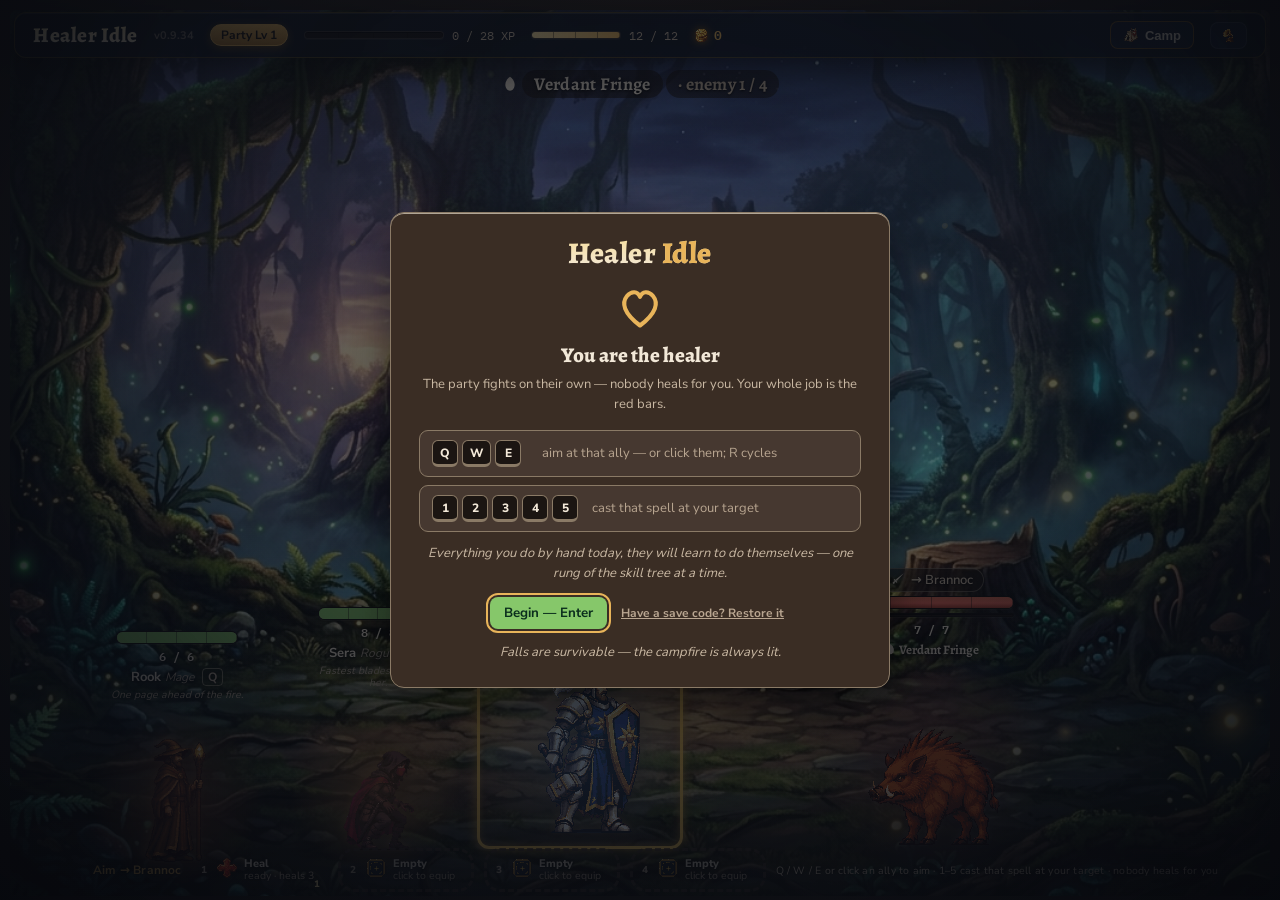
<file: index.html>
<!doctype html>
<html lang="en">
  <head>
    <meta charset="UTF-8" />
    <meta name="viewport" content="width=device-width, initial-scale=1.0, viewport-fit=cover" />
    <meta name="theme-color" content="#0a0d14" />
    <!-- Q-7 (HI-153): the installable-app surface — icons + manifest; the
         service worker itself registers from main.ts, PROD builds only. -->
    <link rel="manifest" href="manifest.webmanifest" />
    <!-- HI-176 (rescued off the loop-drain strand): the authored icon of
         record — public/favicon.svg + the public/icons/ PNG ladder, all
         generated by scripts/make-icons.py (the generator of record; the
         electron .ico ships the same identity). Supersedes HI-197's inline
         data-URI favicon: same authored identity, now file-based so the
         generator owns every size from one source. -->
    <link rel="icon" href="./favicon.svg" type="image/svg+xml" />
    <link rel="icon" href="./icons/icon-32.png" sizes="32x32" type="image/png" />
    <link rel="apple-touch-icon" href="./icons/icon-192.png" />
    <title>Healer Idle</title>
    <!-- HI-450 (minimalism plan §4.9): the first-paint frame. Every visual —
         fonts, style.css, all of it — arrives inside main.ts's module graph,
         so between HTML parse and that graph executing there is no CSS at
         all: the raw skeleton painted BOTH grammar-hint variants
         concatenated (no rule yet hides .hint-coarse) plus three dead chrome
         buttons on an unstyled frame, and nothing anywhere said "loading".
         This block is the whole loading screen: the frame goes calmly dark,
         one title line holds the moment, and main.ts's tail sets
         <html class="booted"> — every hiding rule scopes to :not(.booted),
         so the real stylesheet owns the frame the instant it exists and
         this layer retires for good. -->
    <style>
      html { background: #0a0d14; }
      html:not(.booted) #app { display: none; }
      /* the coarse (tap) half of the grammar line stays hidden until real
         CSS picks the pointer's variant — pre-CSS both spans concatenate */
      html:not(.booted) .hint-coarse { display: none; }
      #boot-title {
        position: fixed;
        inset: 0;
        z-index: 9999; /* under the boot guard's failure card (99999) */
        display: grid;
        place-items: center;
        background: radial-gradient(ellipse at 50% 0%, #0a0d14 0%, #05070a 100%);
        font-family: Alegreya, Georgia, 'Times New Roman', serif;
        font-size: clamp(20px, 3vw, 28px);
        letter-spacing: 0.6px;
        color: #d4a329;
      }
      html.booted #boot-title { display: none; }
      @media (prefers-reduced-motion: no-preference) {
        #boot-title { animation: hi450-breathe 1.9s ease-in-out infinite; }
      }
      @keyframes hi450-breathe { 50% { opacity: 0.5; } }
    </style>
    <script type="module" crossorigin src="./assets/index-n_Eor-Ar.js"></script>
    <link rel="modulepreload" crossorigin href="./assets/data-agCZyRmB.js">
    <link rel="modulepreload" crossorigin href="./assets/game-obwQ5SqU.js">
    <link rel="modulepreload" crossorigin href="./assets/camp-B0fkCFck.js">
    <link rel="stylesheet" crossorigin href="./assets/index-CyfBZPg3.css">
    <link rel="stylesheet" crossorigin href="./assets/vendor-BNhwaEzg.css">
  </head>
  <body>
    <!-- HI-450: the one-line title card — the only real loading-screen
         moment the game has; main.ts removes it once the first real frame
         is dressed behind it. (The HI-176 strand's boot-veil variant was
         superseded by this newer first-paint frame — same intent, the
         minimalism plan's authored take.) -->
    <div id="boot-title">Healer Idle</div>
    <!-- The battle scene owns the whole screen (checkpoint-shop directive,
         2026-09-02): no persistent side panels — zones and spells are chosen
         in the death shop that opens on every wipe. The slim header strip is
         an overlay on top of the scene. -->
    <div id="app">
      <!-- HI-365: the camp wallpaper, truly full-bleed. One fixed plate
           keyed by body.at-camp (render.ts mode wiring) paints camp.jpg
           across the whole viewport — over the bottom chrome band, not
           letterboxed above it. It paints UNDER the stage content (the
           resting scene keeps its actors, fire, and motes) and under the
           floating chrome (#spell-bar / #header hold z-indexes above it);
           pointer-events:none keeps every click it overlaps reachable. -->
      <div id="camp-fullbleed" aria-hidden="true"></div>
      <main id="stage-wrap">
        <div id="stage" class="zone-0">
          <!-- World dressing (atmospherics pass): two backdrop plates hold the
               per-zone layered backdrops (far sky / mid silhouettes / near
               ground); ui/render.ts ping-pongs them for a ~700ms crossfade on
               zone change. Plate A ships live on zone 0 so first paint is
               already dressed. -->
          <div id="stage-bg" aria-hidden="true">
            <div class="bg-layers plate-a zone-0 live">
              <div class="bg-far"></div>
              <div class="bg-mid"></div>
              <div class="bg-near"></div>
            </div>
            <div class="bg-layers plate-b">
              <div class="bg-far"></div>
              <div class="bg-mid"></div>
              <div class="bg-near"></div>
            </div>
          </div>
          <div id="zone-banner"></div>
          <!-- actors are created by ui/render.ts -->
          <div id="fx-layer">
            <!-- Drifting ambient motes (fireflies / dust / embers). One
                 container so reduced-motion can empty it wholesale; it lives
                 in the fx layer (the stage's particle stratum). -->
            <div id="ambient" aria-hidden="true">
              <i></i><i></i><i></i><i></i><i></i><i></i><i></i><i></i>
            </div>
          </div>
          <!-- The campfire (paused-camp dressing): layered CSS flame tongues
               + a warm pulsing light wash where the enemy stood. Opacity is
               driven entirely by #stage.at-camp (ui/render.ts mode wiring). -->
          <div id="campfire" aria-hidden="true">
            <div class="fire-glow"></div>
            <i class="flame f1"></i>
            <i class="flame f2"></i>
            <i class="flame f3"></i>
            <i class="flame f4"></i>
            <i class="log log-a"></i>
            <i class="log log-b"></i>
          </div>
          <div id="vignette" aria-hidden="true"></div>
          <!-- The caster mark — the armed-spell badge and every outgoing
               heal's origin (HI-105: the persona body is gone; the mark
               stands where the healer stands). HI-283: it starts "bare" —
               silent while Heal (the default) is armed; the DOM node stays
               as the beam origin either way. -->
          <div id="caster-mark" class="bare">✚</div>
        </div>
        <div id="spell-bar">
          <!-- slots are built by ui/render.ts (4 slots: Heal locked into #1) -->
          <div id="spell-slots"></div>
          <!-- HI-310 (the echo leash): Smartcast II's state, spoken at the
               bar — rank 2 only (render.ts owns the text; absent below rank
               2 so the a11y tree never carries it). -->
          <div id="smartcast-echo" hidden></div>
         <!-- Q-7 (HI-153): the grammar line speaks per pointer — keys for a
               keyboard, taps for a thumb. Two spans, CSS picks by hover
               ability; no JS, no layout shift (only one is ever displayed).
               HI-182/HI-213: the fine span's text is the static first-paint
               copy of CONTROL_HINT (src/ui/onboarding.ts) — main.ts stamps
               the shared constant into the span at boot, so the teacher and
               the bar can never drift (the stamp targets the SPAN, never the
               whole line: flattening it would mute the tap grammar).
               HI-451: the copy is the THREE-clause shape (aim · cast · the
               fantasy line) at every rank — the full key map is disclosed
               in Settings › Controls, never carried by this line. -->
          <div class="spell-hint"><span class="hint-fine">Q / W / E or click an ally to aim · 1–5 cast that spell at your target · nobody heals for you</span><span class="hint-coarse">Tap an ally to aim · tap a spell to cast on them · nobody heals for you · Camp retreats — the zone restarts on return</span></div>
        </div>
      </main>
      <header id="header">
        <div id="hd-title">Healer <span class="accent">Idle</span></div>
        <!-- HI-161: the tag opens the patch notes (CHANGELOG.md, ?raw at build time) -->
        <button id="hd-version" class="hd-version-tag" title="Patch notes — what changed & what to test"></button>
        <div id="hd-level"></div>
        <div id="hd-xp"><div class="bar"><div class="fill" id="hd-xp-fill"></div></div><span id="hd-xp-text"></span></div>
        <div id="hd-mana"><div class="bar"><div class="fill" id="hd-mana-fill"></div></div><span id="hd-mana-text"></span></div>
        <div id="hd-gold"></div>
        <div id="hd-marks" title="Marks — the rare mint: first clears, Deathless oaths, new Deep floors. Attune at the chronicle." hidden></div>
        <div class="spacer"></div>
        <button id="hd-camp" title="Camp & Skill Tree (C)">🏕️ Camp</button>
        <button id="hd-mute" title="Toggle sound (M)">🔊</button>
      </header>
    </div>
    <div id="overlay-root"></div>
  </body>
</html>
</file>
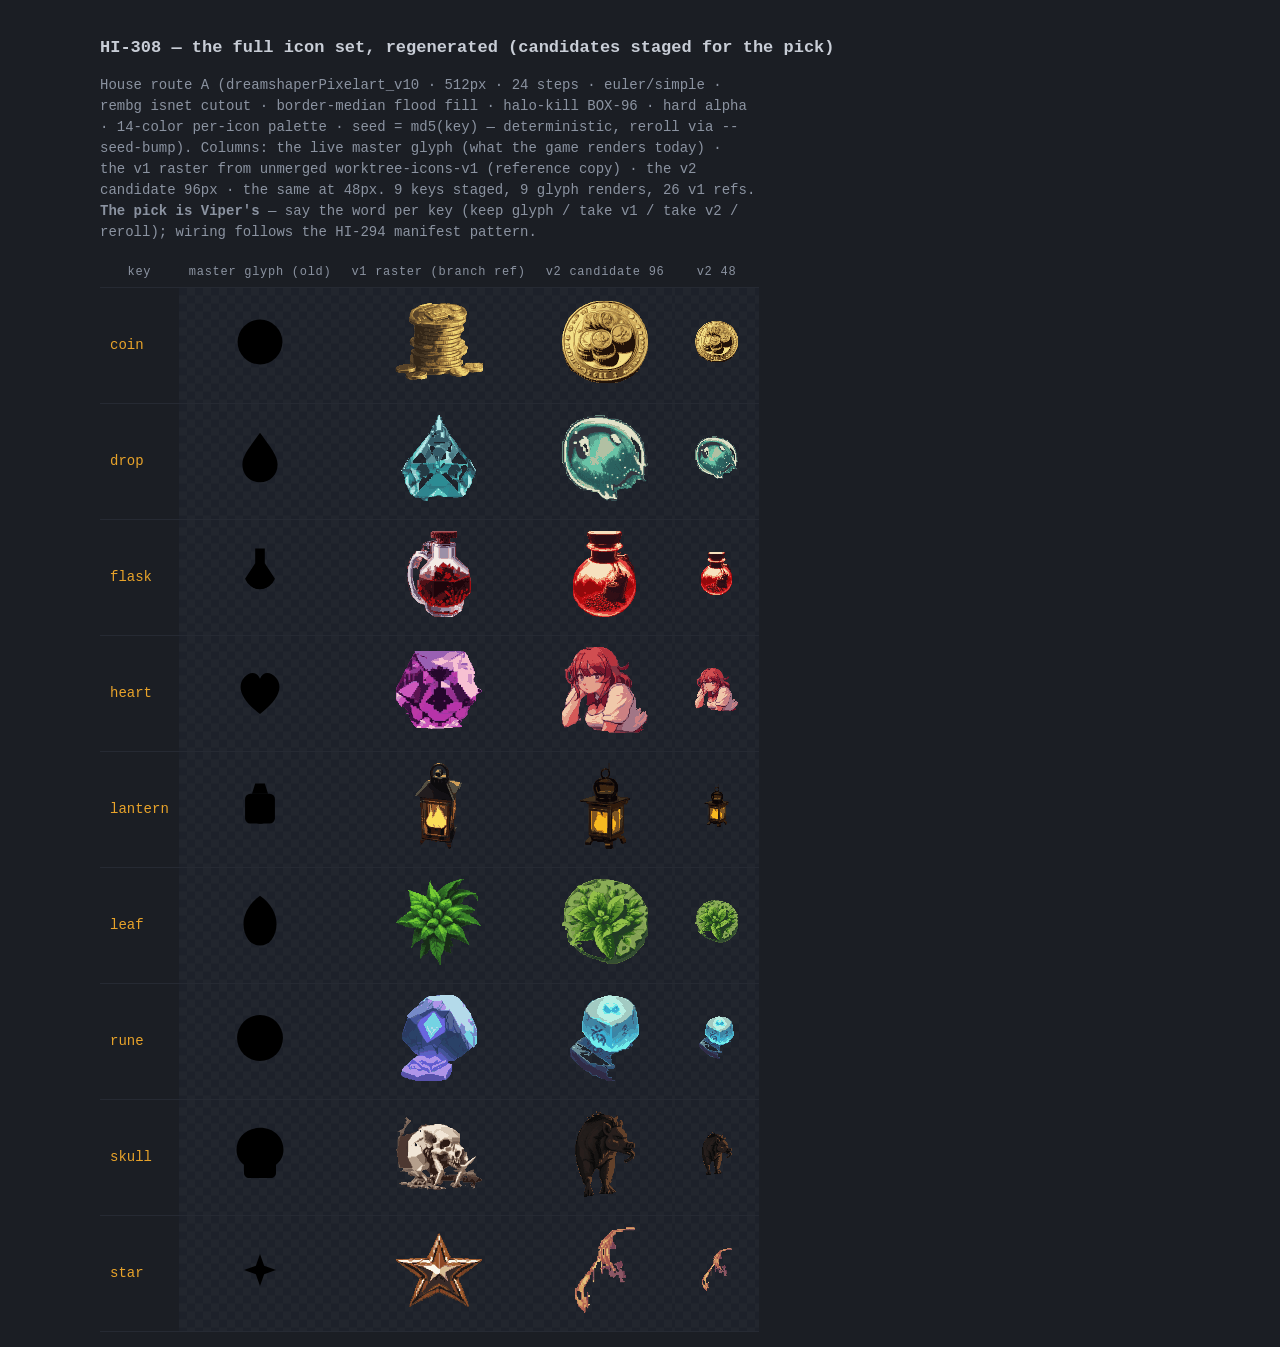
<file: assets/icons-candidates/sheet-v2.html>
<!doctype html><meta charset="utf-8">
<title>HI-308 · icon candidates v2 — every key, old vs new</title>
<style>
  body { background:#1b1e24; color:#c8cdd6; font:14px/1.5 monospace; padding:24px; max-width:1080px; margin:auto }
  h1 { font-size:17px } p { color:#8b93a1; max-width:78ch }
  table { border-collapse:collapse }
  th, td { padding:6px 10px; border-bottom:1px solid #262a33; text-align:center; vertical-align:middle }
  th { color:#8b93a1; font-weight:normal; font-size:12px; letter-spacing:.06em }
  td.key { text-align:left } td.key code { color:#e8a32a }
  .cell { background:repeating-conic-gradient(#22262e 0 25%,#1d212a 0 50%) 0 0/16px 16px }
  .glyph svg { width:64px; height:64px; color:#c8cdd6 }
  .miss { color:#4a5160 }
  .sm { width:64px }
</style>
<h1>HI-308 — the full icon set, regenerated (candidates staged for the pick)</h1>
<p>House route A (dreamshaperPixelart_v10 · 512px · 24 steps · euler/simple · rembg isnet cutout ·
border-median flood fill · halo-kill BOX-96 · hard alpha · 14-color per-icon palette ·
seed = md5(key) — deterministic, reroll via <code>--seed-bump</code>). Columns: the live master
glyph (what the game renders today) · the v1 raster from unmerged <code>worktree-icons-v1</code>
(reference copy) · the v2 candidate 96px · the same at 48px. 9 keys staged,
9 glyph renders, 26 v1 refs. <b>The pick is Viper's</b> — say the word per key
(keep glyph / take v1 / take v2 / reroll); wiring follows the HI-294 manifest pattern.</p>
<table>
<tr><th>key</th><th>master glyph (old)</th><th>v1 raster (branch ref)</th><th>v2 candidate 96</th><th>v2 48</th></tr>
<tr>
  <td class="key"><code>coin</code></td>
  <td class="cell"><span class="glyph"><svg class="ui-glyph" viewBox="-12 -12 24 24" aria-hidden="true"><g><circle class="gi" r="8.4"></circle><circle class="gi" r="5.6"></circle><circle class="gf" cx="0" cy="0" r="1.6"></circle></g></svg></span></td>
  <td class="cell"><img src="v2-old-v1/coin_96.png" width="96" height="96" alt=""></td>
  <td class="cell"><img src="v2/coin_96.png" width="96" height="96" alt=""></td>
  <td class="cell sm"><img src="v2/coin_48.png" width="48" height="48" alt=""></td>
</tr>
<tr>
  <td class="key"><code>drop</code></td>
  <td class="cell"><span class="glyph"><svg class="ui-glyph" viewBox="-12 -12 24 24" aria-hidden="true"><g><path class="gf" d="M0 -9.5 C3.8 -4.2 6.6 -1 6.6 2.4 C6.6 6.3 3.7 9.1 0 9.1 C-3.7 9.1 -6.6 6.3 -6.6 2.4 C-6.6 -1 -3.8 -4.2 0 -9.5 Z"></path></g></svg></span></td>
  <td class="cell"><img src="v2-old-v1/drop_96.png" width="96" height="96" alt=""></td>
  <td class="cell"><img src="v2/drop_96.png" width="96" height="96" alt=""></td>
  <td class="cell sm"><img src="v2/drop_48.png" width="48" height="48" alt=""></td>
</tr>
<tr>
  <td class="key"><code>flask</code></td>
  <td class="cell"><span class="glyph"><svg class="ui-glyph" viewBox="-12 -12 24 24" aria-hidden="true"><g><path class="gi" d="M-1.8 -9.6 H1.8 M-1.8 -9.6 V-4 L-5.6 1.8 A6 6 0 0 0 5.6 1.8 L1.8 -4 V-9.6"></path><path class="gf" d="M-4.2 3 A4.6 4.6 0 0 0 4.2 3 Z"></path></g></svg></span></td>
  <td class="cell"><img src="v2-old-v1/flask_96.png" width="96" height="96" alt=""></td>
  <td class="cell"><img src="v2/flask_96.png" width="96" height="96" alt=""></td>
  <td class="cell sm"><img src="v2/flask_48.png" width="48" height="48" alt=""></td>
</tr>
<tr>
  <td class="key"><code>heart</code></td>
  <td class="cell"><span class="glyph"><svg class="ui-glyph" viewBox="-12 -12 24 24" aria-hidden="true"><g><path class="gi" d="M0 9 C-7.6 3.2 -8.6 -1.4 -6 -4.6 C-4 -7 -1 -7 0 -4.2 C1 -7 4 -7 6 -4.6 C8.6 -1.4 7.6 3.2 0 9 Z"></path></g></svg></span></td>
  <td class="cell"><img src="v2-old-v1/heart_96.png" width="96" height="96" alt=""></td>
  <td class="cell"><img src="v2/heart_96.png" width="96" height="96" alt=""></td>
  <td class="cell sm"><img src="v2/heart_48.png" width="48" height="48" alt=""></td>
</tr>
<tr>
  <td class="key"><code>lantern</code></td>
  <td class="cell"><span class="glyph"><svg class="ui-glyph" viewBox="-12 -12 24 24" aria-hidden="true"><g><rect class="gi" x="-5.6" y="-4.6" width="11.2" height="11.2" rx="2"></rect><path class="gi" d="M-3 -4.6 L-1.8 -8.4 H1.8 L3 -4.6 M0 6.6 V9.4"></path><path class="gf" d="M0 0.8 C1.6 2.4 2.4 3.4 2.4 4.6 C2.4 5.8 1.3 6.7 0 6.7 C-1.3 6.7 -2.4 5.8 -2.4 4.6 C-2.4 3.4 -1.6 2.4 0 0.8 Z"></path></g></svg></span></td>
  <td class="cell"><img src="v2-old-v1/lantern_96.png" width="96" height="96" alt=""></td>
  <td class="cell"><img src="v2/lantern_96.png" width="96" height="96" alt=""></td>
  <td class="cell sm"><img src="v2/lantern_48.png" width="48" height="48" alt=""></td>
</tr>
<tr>
  <td class="key"><code>leaf</code></td>
  <td class="cell"><span class="glyph"><svg class="ui-glyph" viewBox="-12 -12 24 24" aria-hidden="true"><g><path class="gf" d="M0 -9.8 C6.4 -5.4 7.8 1.8 4.4 6.6 C2.2 9.6 -2.2 9.6 -4.4 6.6 C-7.8 1.8 -6.4 -5.4 0 -9.8 Z"></path><path class="gi" d="M0 -6.6 V6.8 M0 -1 C1.8 0.4 3.4 2.2 4 4.2 M0 -1 C-1.8 0.4 -3.4 2.2 -4 4.2"></path></g></svg></span></td>
  <td class="cell"><img src="v2-old-v1/leaf_96.png" width="96" height="96" alt=""></td>
  <td class="cell"><img src="v2/leaf_96.png" width="96" height="96" alt=""></td>
  <td class="cell sm"><img src="v2/leaf_48.png" width="48" height="48" alt=""></td>
</tr>
<tr>
  <td class="key"><code>rune</code></td>
  <td class="cell"><span class="glyph"><svg class="ui-glyph" viewBox="-12 -12 24 24" aria-hidden="true"><g><circle class="gi" r="8.6"></circle><path class="gi" d="M0 5.4 V-1 M0 -1 L-4 -5.4 M0 -1 L4 -5.4"></path></g></svg></span></td>
  <td class="cell"><img src="v2-old-v1/rune_96.png" width="96" height="96" alt=""></td>
  <td class="cell"><img src="v2/rune_96.png" width="96" height="96" alt=""></td>
  <td class="cell sm"><img src="v2/rune_48.png" width="48" height="48" alt=""></td>
</tr>
<tr>
  <td class="key"><code>skull</code></td>
  <td class="cell"><span class="glyph"><svg class="ui-glyph" viewBox="-12 -12 24 24" aria-hidden="true"><g><path class="gi" d="M0 -9.8 C5.2 -9.8 8.8 -6.2 8.8 -1.6 C8.8 1 7.6 2.8 6 4 V7 C6 8.2 5.2 9 4 9 H-4 C-5.2 9 -6 8.2 -6 7 V4 C-7.6 2.8 -8.8 1 -8.8 -1.6 C-8.8 -6.2 -5.2 -9.8 0 -9.8 Z"></path><circle class="gf" cx="-3.6" cy="-2" r="1.9"></circle><circle class="gf" cx="3.6" cy="-2" r="1.9"></circle><path class="gi" d="M0 0.6 L1.2 3.2 H-1.2 Z"></path><path class="gi" d="M-3.4 6.4 V9 M3.4 6.4 V9"></path></g></svg></span></td>
  <td class="cell"><img src="v2-old-v1/skull_96.png" width="96" height="96" alt=""></td>
  <td class="cell"><img src="v2/skull_96.png" width="96" height="96" alt=""></td>
  <td class="cell sm"><img src="v2/skull_48.png" width="48" height="48" alt=""></td>
</tr>
<tr>
  <td class="key"><code>star</code></td>
  <td class="cell"><span class="glyph"><svg class="ui-glyph" viewBox="-12 -12 24 24" aria-hidden="true"><g><path class="gi" d="M0 -6 L1.55 -1.55 L6 0 L1.55 1.55 L0 6 L-1.55 1.55 L-6 0 L-1.55 -1.55 Z"></path><path class="gi" d="M0 -8.6 V-6.4 M0 8.6 V6.4 M-8.6 0 H-6.4 M8.6 0 H6.4"></path></g></svg></span></td>
  <td class="cell"><img src="v2-old-v1/star_96.png" width="96" height="96" alt=""></td>
  <td class="cell"><img src="v2/star_96.png" width="96" height="96" alt=""></td>
  <td class="cell sm"><img src="v2/star_48.png" width="48" height="48" alt=""></td>
</tr>
</table>
</file>
<file: assets/index-CyfBZPg3.css>
:root{--wf-hollow-night: #1B1512;--wf-hollow-night-rgb: 27 21 18;--wf-ringstone: #2E241D;--wf-ringstone-rgb: 46 36 29;--wf-log-wall: #3A2D24;--wf-log-wall-rgb: 58 45 36;--wf-log-wall-soft: #463830;--wf-stage-seam: #241D17;--wf-cream-parchment: #F2E8D8;--wf-cream-parchment-rgb: 242 232 216;--wf-faded-ink: #C9B8A3;--wf-faded-ink-rgb: 201 184 163;--wf-hint-ink: #B8A590;--wf-ledger-line: #8A7A66;--wf-ledger-line-rgb: 138 122 102;--wf-candle: #E8B45A;--wf-candle-rgb: 232 180 90;--wf-banked-ember: #A8752F;--wf-banked-ember-rgb: 168 117 47;--wf-firstlight: #F7DFA0;--wf-firstlight-rgb: 247 223 160;--wf-sageglow: #86C76A;--wf-sageglow-rgb: 134 199 106;--wf-sage-bright: #8FE3A0;--wf-woundlight: #ED6A5A;--wf-woundlight-rgb: 237 106 90;--wf-wound-bright: #F58F7F;--wf-lakeshine: #6FA8D8;--wf-lakeshine-rgb: 111 168 216;--font-display: "Alegreya", Georgia, "Times New Roman", serif;--font-ui: "Nunito Sans", "Segoe UI", system-ui, -apple-system, sans-serif;--font-mono: "IBM Plex Mono", ui-monospace, "Cascadia Mono", "SFMono-Regular", monospace;--fs-12: 12px;--fs-14: 14px;--fs-16: 16px;--fs-18: 18px;--fs-22: 22px;--fs-28: 28px;--fs-36: 36px;--fs-48: 48px;--fs-mono-13: 13px;--fs-mono-16: 16px;--fs-mono-20: 20px;--lh-body: 1.5;--lh-head: 1.35;--sp-1: 4px;--sp-2: 8px;--sp-3: 12px;--sp-4: 16px;--sp-5: 24px;--sp-6: 32px;--sp-7: 48px;--sp-8: 64px;--r-1: 2px;--r-2: 6px;--r-3: 10px;--r-4: 16px;--dur-flick: 60ms;--dur-press: 80ms;--dur-catch: .12s;--dur-rise: .24s;--dur-settle: .32s;--dur-swell: .6s;--dur-watch: .9s;--dur-dawn: 1.2s;--dur-breath: 2.4s;--dur-ember-pulse: 3.6s}:root{--bg: var(--wf-ringstone);--bg-deep: var(--wf-hollow-night);--stage: var(--wf-ringstone);--stage-floor: var(--wf-stage-seam);--panel: var(--wf-log-wall);--panel-soft: var(--wf-log-wall-soft);--panel-edge: var(--wf-ledger-line);--ink: var(--wf-cream-parchment);--ink-dim: var(--wf-faded-ink);--ink-hint: var(--wf-hint-ink);--stage-text: var(--wf-cream-parchment);--stage-text-shadow: 0 1px 2px rgba(0, 0, 0, .85), 0 0 7px rgba(0, 0, 0, .65);--stage-chip: rgba(var(--wf-hollow-night-rgb) / .6);--gold: var(--wf-candle);--accent: var(--wf-candle);--hp: var(--wf-sageglow);--hp-mid: var(--wf-candle);--hp-low: var(--wf-woundlight);--heal: var(--wf-sageglow);--damage: var(--wf-woundlight);--dmg: var(--wf-wound-bright);--armor: var(--wf-lakeshine);--venom: #8ea54e;--venom-bright: #c0cf7a;--ink-on-gold: var(--wf-hollow-night);--radius: 12px;--stage-fs-floor: 12px;--stage-scale: 1;font-family:var(--font-ui);--stage-earth-dusk: #3d3028;--stage-earth-band: #3c2e24;--stage-earth-floor: #55402f;--fx-sage-pale: #f4ffd9;--fx-sage-muted: #b8d98a;--fx-scene-linen: #eaddc2;--fx-scene-sand: #c2a577;--fx-scene-pale: #eef6ea;--fx-fire-ember: #e08a2b;--fx-fire-core: #faf4e6;--wood-chip-edge: #5a4433;--fx-flash-core: #fff;--fx-fire-red: #d96a58;--chip-debuff-violet: #d8a7f0;--chip-revenge-ember: #f09540;--chip-empower-ember: #ffb46e;--fx-umbra-bright: #c9a7f5;--fx-void-black: #000;--class-paladin-blue: #4a90d9;--tree-pace-amber: #e0913f;--class-rogue-teal: #2fb396;--class-mage-rust: #b3543f;--fx-umbra-poison: #b58ad6;--fx-sage-soft: #a8dd90;--chip-ember-border: #a97b3f;--fx-umbra-mote: #b9a3dc;--fx-umbra-float: #c3aee6;--fx-umbra-mark: #a98fd6;--fx-umbra-hollow: #241d33;--chip-bandage-edge: #9a8f7a;--fx-fire-amber: #e8a04c;--fx-fire-cream: #f8e2ae;--fx-fire-gold: #f0b558;--fx-fire-pale: #f4cc82;--fx-fire-spark: #f6e7b4;--sx-fff8ea: #fff8ea;--sx-f0d488: #f0d488;--sx-7a5ba3: #7a5ba3;--sx-c4b2dc: #c4b2dc;--sx-a7bfad: #a7bfad;--sx-eeeff4: #eeeff4;--sx-eef1ea: #eef1ea;--sx-a9cdb6: #a9cdb6;--sx-fae2b4: #fae2b4;--sx-d8a578: #d8a578;--sx-8f3325: #8f3325;--sx-f2ecdc: #f2ecdc;--sx-dcc38c: #dcc38c;--sx-dfe6ec: #dfe6ec;--sx-8f9297: #8f9297;--sx-e8eaec: #e8eaec;--sx-9ba0a8: #9ba0a8;--sx-e6f2cc: #e6f2cc;--sx-b3c2cd: #b3c2cd;--sx-d4a937: #d4a937;--sx-eef4fa: #eef4fa;--sx-5a8fba: #5a8fba;--sx-dde3e8: #dde3e8;--sx-595b63: #595b63;--sx-ffe9b0: #ffe9b0;--sx-d9bd7e: #d9bd7e;--sx-3a2a1e: #3a2a1e;--sx-6fb463: #6fb463;--sx-477e40: #477e40;--sx-d4694f: #d4694f;--sx-a03a2c: #a03a2c;--sx-d48b3b: #d48b3b;--sx-5e3c94: #5e3c94;--sx-b5a897: #b5a897;--sx-8fe39a: #8fe39a;--sx-ef8272: #ef8272;--sx-ecd9a0: #ecd9a0;--sx-cbb98a: #cbb98a;--sx-e68c50: #e68c50;--sx-d98a7a: #d98a7a;--sx-2f251d: #2f251d;--sx-261d16: #261d16;--sx-211913: #211913;--sx-6a4f38: #6a4f38;--sx-8a6a48: #8a6a48;--sx-7a5c3e: #7a5c3e;--sx-28201a: #28201a;--sx-211a14: #211a14;--sx-0b2e1d: #0b2e1d;--sx-f8f2e4: #f8f2e4;--sx-8b7bd8: #8b7bd8;--sx-9a8f6e: #9a8f6e;--sx-8b6bb0: #8b6bb0;--sx-f2e8d5: #f2e8d5;--sx-8d7f68: #8d7f68;--sx-b9e89f: #b9e89f;--sx-6fbe62: #6fbe62;--sx-e6edb4: #e6edb4;--sx-6d8038: #6d8038;--sx-101010: #101010;--sx-8b93a1: #8b93a1;--sx-ffe9a8: #ffe9a8;--sx-9fd8e8: #9fd8e8;--sx-c9ecf5: #c9ecf5;--sx-57c76b: #57c76b;--sx-a4e8b0: #a4e8b0;--sx-c9a2ff: #c9a2ff;--sx-e0ccff: #e0ccff;--sx-8ab4f8: #8ab4f8;--sx-4a7d5b: #4a7d5b;--sx-1d1a24: #1d1a24;--sx-e8e0cf: #e8e0cf}*{box-sizing:border-box}html,body{margin:0;padding:0;background:radial-gradient(ellipse at 50% 0%,var(--bg) 0%,var(--bg-deep) 100%);color:var(--panel);height:100%;min-height:100vh}html,body{overflow-x:hidden}#app{position:relative;height:100vh;min-height:560px}#app,#app *,#overlay-root,#overlay-root *{-webkit-user-drag:none;-webkit-touch-callout:none}#app,#overlay-root{user-select:none;-webkit-user-select:none}#app input,#app textarea,#app [contenteditable],#app .selectable,#overlay-root input,#overlay-root textarea,#overlay-root [contenteditable],#overlay-root .selectable{user-select:text;-webkit-user-select:text;-webkit-touch-callout:default}.spacer{flex:1}.dim{color:var(--ink-dim)}.accent{color:var(--gold)}.actor-hp,#hd-xp-text,#hd-gold,#hd-mana-text,.party-hp{font-family:var(--font-mono);font-variant-numeric:tabular-nums}.ui-glyph{width:1em;height:1em;display:inline-block;vertical-align:-.14em;flex:none}.ui-glyph .gi{fill:none;stroke:currentColor;stroke-width:1.9;stroke-linecap:round;stroke-linejoin:round}.ui-glyph .gf{fill:currentColor;stroke:none}img.ui-glyph.ui-raster{image-rendering:pixelated;object-fit:contain}img.ui-glyph.ui-raster.ui-raster-anim{object-fit:cover;object-position:top;animation:icon-bob 1.6s steps(2,jump-none) infinite}@keyframes icon-bob{0%{object-position:50% 0%}to{object-position:50% 100%}}image.nicon-img{image-rendering:pixelated}#header{position:absolute;top:12px;left:14px;right:14px;z-index:10;display:flex;align-items:center;gap:16px;background:#0f141dd1;backdrop-filter:blur(12px);-webkit-backdrop-filter:blur(12px);color:var(--ink);border:1px solid rgba(212,163,41,.28);border-radius:var(--radius);padding:8px 18px;box-shadow:0 8px 32px #000000a6,inset 0 1px #ffffff1a;flex-wrap:wrap}#hd-title{font-weight:800;font-size:21px;font-family:var(--font-display);letter-spacing:.5px;background:linear-gradient(180deg,var(--wf-firstlight) 0%,var(--wf-cream-parchment) 100%);-webkit-background-clip:text;-webkit-text-fill-color:transparent}#hd-level{font-weight:700;color:var(--ink-on-gold);background:linear-gradient(180deg,var(--wf-candle) 0%,var(--wf-banked-ember) 100%);border:1px solid var(--wf-candle);padding:2px 10px;border-radius:999px;font-size:12px;box-shadow:0 2px 8px #f59e0b4d}#hd-level.level-pop{animation:level-pop .9s cubic-bezier(.2,.9,.3,1.2)}@keyframes level-pop{0%{transform:scale(1)}30%{transform:scale(1.45);box-shadow:0 0 18px #fbbf24e6}60%{transform:scale(.96)}to{transform:scale(1)}}#hd-xp{display:flex;align-items:center;gap:8px;min-width:200px}#hd-xp .bar{width:140px;height:8px;background:rgba(var(--wf-hollow-night-rgb) / .8);border:1px solid rgba(255,255,255,.12);border-radius:999px;overflow:hidden}#hd-xp .fill{background:linear-gradient(90deg,var(--wf-candle) 0%,var(--wf-firstlight) 100%);box-shadow:0 0 8px rgba(var(--wf-candle-rgb) / .5)}#hd-xp-text{font-size:12px;color:var(--ink-dim)}#hd-mana{display:flex;align-items:center;gap:8px}#hd-mana .bar{width:90px;height:8px;background:rgba(var(--wf-hollow-night-rgb) / .8);border:1px solid rgba(255,255,255,.12);border-radius:999px;overflow:hidden}#hd-mana .fill{background:linear-gradient(90deg,var(--wf-firstlight) 0%,var(--wf-candle) 100%);box-shadow:0 0 8px rgba(var(--wf-firstlight-rgb) / .5);transition:width .2s ease-out}#hd-mana-text{font-size:12px;color:var(--ink-dim);font-variant-numeric:tabular-nums}#hd-mana.mana-low #hd-mana-text{color:var(--wf-candle)}#hd-gold{font-weight:700;color:var(--gold);display:flex;align-items:center;gap:5px;font-size:13px}#hd-gold .ui-glyph{width:15px;height:15px;filter:drop-shadow(0 0 4px rgba(245,158,11,.5))}.chip-pop{animation:chip-pop .42s cubic-bezier(.2,.9,.3,1.2) var(--chip-pop-delay, 0ms) both}@keyframes chip-pop{0%{transform:scale(1)}35%{transform:scale(1.32);filter:drop-shadow(0 0 10px rgba(251,191,36,.75))}65%{transform:scale(.96)}to{transform:scale(1)}}@media(prefers-reduced-motion:reduce){.chip-pop{animation:none}}#hd-camp{background:#1e293bb3;border:1px solid rgba(245,158,11,.4);border-radius:8px;font-size:13px;font-weight:700;color:var(--ink);cursor:pointer;padding:5px 12px;display:flex;align-items:center;gap:6px;transition:all .15s ease}#hd-camp .ui-glyph{width:16px;height:16px;color:var(--gold)}#hd-mute .ui-glyph{width:15px;height:15px;color:var(--ink-dim);display:block}#hd-camp:hover{background:#f59e0b26;border-color:var(--gold);transform:translateY(-1px)}#hd-camp.camp-attention{border-color:var(--gold);color:var(--gold);animation:camp-glow 1.8s ease-in-out infinite}@keyframes camp-glow{0%,to{box-shadow:0 0 #f59e0b00}50%{box-shadow:0 0 0 5px #f59e0b59}}#hd-mute{background:#1e293bb3;border:1px solid rgba(255,255,255,.12);border-radius:8px;font-size:15px;cursor:pointer;padding:5px 10px;transition:all .15s ease}#hd-mute:hover{background:#334155cc;border-color:#ffffff40}#stage-wrap{display:flex;flex-direction:column;gap:6px;height:100%;padding:10px 10px 4px;min-height:0}#stage{position:relative;flex:1 1 auto;min-height:320px;border-radius:8px;overflow:hidden;background:linear-gradient(180deg,var(--stage-earth-dusk) 0%,var(--stage) 45%,var(--stage-earth-band) 78%,var(--stage-floor) 78.5%,var(--stage-earth-floor) 100%)}#stage:before{content:"";position:absolute;left:0;right:0;bottom:0;height:118px;background:linear-gradient(180deg,#180f0800,#180f084d 46%,#100a0575);box-shadow:inset 0 1px #ffcd8c0d;pointer-events:none;z-index:1}#stage-bg{position:absolute;inset:0;overflow:hidden;pointer-events:none}.bg-layers{position:absolute;inset:0;opacity:0;transition:opacity .7s ease-in-out}.bg-layers.live{opacity:1}#stage-bg:after{content:"";position:absolute;inset:0;pointer-events:none;background:radial-gradient(ellipse 120% 90% at 50% 30%,transparent 40%,rgba(58,38,16,.18) 100%),linear-gradient(180deg,rgba(233,196,128,.1) 0%,transparent 46%)}#stage.zone-1 #stage-bg:after{background:radial-gradient(ellipse 120% 90% at 50% 30%,transparent 38%,rgba(46,26,14,.2) 100%),linear-gradient(180deg,rgba(224,158,92,.12) 0%,transparent 50%)}#stage.zone-2 #stage-bg:after{background:radial-gradient(ellipse 120% 90% at 50% 30%,transparent 40%,rgba(16,24,38,.22) 100%),linear-gradient(180deg,rgba(168,196,224,.09) 0%,transparent 48%)}#stage.zone-3 #stage-bg:after{background:radial-gradient(ellipse 120% 90% at 50% 30%,transparent 38%,rgba(30,14,34,.24) 100%),linear-gradient(180deg,rgba(150,90,160,.08) 0%,transparent 46%)}#stage.zone-4 #stage-bg:after{background:radial-gradient(ellipse 120% 90% at 50% 30%,transparent 36%,rgba(20,14,10,.24) 100%),linear-gradient(180deg,rgba(60,34,22,.1) 0%,transparent 40%)}#stage.zone-5 #stage-bg:after{background:radial-gradient(ellipse 120% 90% at 50% 30%,transparent 40%,rgba(22,18,14,.2) 100%),linear-gradient(180deg,rgba(226,218,196,.09) 0%,transparent 46%)}#stage.zone-6 #stage-bg:after{background:radial-gradient(ellipse 120% 90% at 50% 30%,transparent 38%,rgba(14,17,24,.24) 100%),linear-gradient(180deg,rgba(148,160,172,.08) 0%,transparent 48%)}#stage.zone-7 #stage-bg:after{background:radial-gradient(ellipse 120% 90% at 50% 30%,transparent 34%,rgba(8,6,4,.3) 100%),linear-gradient(160deg,rgba(142,146,153,.1) 0%,transparent 26%)}#stage.zone-8 #stage-bg:after{background:radial-gradient(ellipse 120% 90% at 50% 30%,transparent 34%,rgba(9,11,6,.28) 100%),linear-gradient(180deg,rgba(122,142,70,.06) 0%,transparent 42%)}#stage.zone-9 #stage-bg:after{background:radial-gradient(ellipse 120% 90% at 50% 30%,transparent 38%,rgba(16,19,26,.24) 100%),linear-gradient(180deg,rgba(178,192,206,.07) 0%,transparent 44%)}#stage.zone-10 #stage-bg:after{background:radial-gradient(ellipse 120% 90% at 50% 30%,transparent 40%,rgba(22,17,13,.21) 100%),linear-gradient(180deg,rgba(238,228,205,.08) 0%,transparent 46%)}#stage.zone-11 #stage-bg:after{background:radial-gradient(ellipse 120% 90% at 50% 30%,transparent 38%,rgba(12,14,20,.24) 100%),linear-gradient(180deg,rgba(122,152,184,.07) 0%,transparent 46%)}#stage.zone-12 #stage-bg:after{background:radial-gradient(ellipse 120% 90% at 50% 30%,transparent 34%,rgba(12,13,18,.27) 100%),linear-gradient(180deg,rgba(137,146,151,.06) 0%,transparent 40%)}#stage.zone-13 #stage-bg:after{background:radial-gradient(ellipse 120% 90% at 50% 30%,transparent 38%,rgba(52,22,10,.22) 100%),linear-gradient(180deg,rgba(236,200,118,.12) 0%,transparent 44%)}#stage.at-camp #stage-bg:after{background:radial-gradient(ellipse 110% 85% at 62% 46%,rgba(232,180,90,.14) 0%,transparent 60%),linear-gradient(180deg,rgba(250,230,180,.08) 0%,transparent 40%)}.bg-far{position:absolute;inset:-2%;transform-origin:50% 62%;animation:far-breathe 16s ease-in-out infinite alternate;will-change:transform,filter}@keyframes far-breathe{0%{transform:translate3d(calc(var(--par-x, 0) * -4px),calc(var(--par-y, 0) * -2px),0) scale(1);filter:brightness(1) hue-rotate(0deg)}to{transform:translate3d(calc(var(--par-x, 0) * -4px),calc(var(--par-y, 0) * -2px),0) scale(1.03);filter:brightness(1.05) hue-rotate(5deg)}}.bg-layers.zone-0 .bg-far{background:url(../assets/backgrounds/zone-0.jpg) center bottom / cover no-repeat;animation-duration:17s}.bg-layers.zone-1 .bg-far{background:url(../assets/backgrounds/zone-1.jpg) center bottom / cover no-repeat;animation-duration:15s}.bg-layers.zone-2 .bg-far{background:url(../assets/backgrounds/zone-2.jpg) center bottom / cover no-repeat;animation-duration:18s}.bg-layers.zone-3 .bg-far{background:url(../assets/backgrounds/zone-3.jpg) center bottom / cover no-repeat;animation-duration:14s}.bg-layers.zone-4 .bg-far{background:url(../assets/backgrounds/zone-4.jpg) center bottom / cover no-repeat;animation-duration:18s}.bg-layers.zone-5 .bg-far{background:url(../assets/backgrounds/zone-5.jpg) center bottom / cover no-repeat;animation-duration:20s}.bg-layers.zone-6 .bg-far{background:url(../assets/backgrounds/zone-6.jpg) center bottom / cover no-repeat;animation-duration:18s}.bg-layers.zone-7 .bg-far{background:url(../assets/backgrounds/zone-7.jpg) center bottom / cover no-repeat;animation-duration:22s}.bg-layers.zone-8 .bg-far{background:url(../assets/backgrounds/zone-8.jpg) center bottom / cover no-repeat;animation-duration:19s}.bg-layers.zone-9 .bg-far{background:url(../assets/backgrounds/zone-9.jpg) center bottom / cover no-repeat;animation-duration:17s}.bg-layers.zone-10 .bg-far{background:url(../assets/backgrounds/zone-10.jpg) center bottom / cover no-repeat;animation-duration:21s}.bg-layers.zone-11 .bg-far{background:url(../assets/backgrounds/zone-11.jpg) center bottom / cover no-repeat;animation-duration:20s}.bg-layers.zone-12 .bg-far{background:url(../assets/backgrounds/zone-12.jpg) center bottom / cover no-repeat;animation-duration:20s}.bg-layers.zone-13 .bg-far{background:url(../assets/backgrounds/zone-13.jpg) center bottom / cover no-repeat;animation-duration:14s}.bg-layers.at-camp .bg-far,#stage.at-camp .bg-layers .bg-far{background:url(../assets/backgrounds/camp.jpg) center bottom / cover no-repeat;animation-duration:20s}#camp-fullbleed{position:fixed;inset:0;z-index:0;pointer-events:none;opacity:0;background:url(../assets/backgrounds/camp.jpg) center bottom / cover no-repeat;transform-origin:50% 62%;animation:far-breathe 20s ease-in-out infinite alternate;transition:opacity .7s ease-in-out}body.at-camp #camp-fullbleed{opacity:1}#camp-fullbleed:after{content:"";position:absolute;inset:0;background:linear-gradient(180deg,transparent 68%,rgba(10,13,20,.62) 100%)}#stage.at-camp{background:transparent;border-radius:0}#stage.at-camp .bg-layers{opacity:0}.bg-layers.deep-1 .bg-far{background:url(../assets/backgrounds/deep-1.jpg) center bottom / cover no-repeat;animation-duration:18s}.bg-layers.deep-2 .bg-far{background:url(../assets/backgrounds/deep-2.jpg) center bottom / cover no-repeat;animation-duration:17s}.bg-layers.deep-3 .bg-far{background:url(../assets/backgrounds/deep-3.jpg) center bottom / cover no-repeat;animation-duration:19s}.bg-layers.deep-4 .bg-far{background:url(../assets/backgrounds/deep-4.jpg) center bottom / cover no-repeat;animation-duration:16s}.bg-layers.deep-5 .bg-far{background:url(../assets/backgrounds/deep-5.jpg) center bottom / cover no-repeat;animation-duration:22s}#stage.deep-1 #stage-bg:after,#stage.deep-2 #stage-bg:after,#stage.deep-3 #stage-bg:after,#stage.deep-4 #stage-bg:after,#stage.deep-5 #stage-bg:after{background:radial-gradient(ellipse 120% 90% at 50% 30%,transparent 36%,rgba(10,14,26,.3) 100%),linear-gradient(180deg,rgba(26,42,66,.12) 0%,transparent 50%)}.bg-layers .bg-mid,.bg-layers .bg-near{will-change:transform;pointer-events:none}.bg-layers .bg-mid{position:absolute;bottom:18%;height:58%;transform:translate3d(calc(var(--par-x, 0) * -12px),calc(var(--par-y, 0) * -7px),0)}.bg-layers .bg-near{position:absolute;bottom:-2%;height:30%;transform:translate3d(calc(var(--par-x, 0) * -20px),calc(var(--par-y, 0) * -6px),0)}.bg-layers .bg-mid:before,.bg-layers .bg-near:before{content:"";position:absolute;inset:-6% -8%;will-change:transform}.bg-layers .bg-mid:before{animation:mid-drift 30s ease-in-out infinite alternate}.bg-layers .bg-near:before{animation:near-creep 38s ease-in-out infinite alternate}@keyframes mid-drift{0%{transform:translate3d(-1.2%,.3%,0)}to{transform:translate3d(1.2%,-.5%,0)}}@keyframes mid-sway{0%{transform:translate3d(-1.8%,-.3%,0)}to{transform:translate3d(1.8%,.5%,0)}}@keyframes mid-rise{0%{transform:translate3d(-.8%,.9%,0)}to{transform:translate3d(.8%,-1.4%,0)}}@keyframes near-creep{0%{transform:translate3d(-.8%,.15%,0)}to{transform:translate3d(.8%,-.1%,0)}}.bg-layers.zone-0 .bg-mid:before{background:radial-gradient(ellipse 62% 46% at 28% 62%,rgba(214,232,168,.1) 0%,transparent 70%),radial-gradient(ellipse 55% 40% at 74% 38%,rgba(168,216,178,.08) 0%,transparent 72%),linear-gradient(180deg,transparent 22%,rgba(196,214,164,.05) 60%,rgba(170,196,146,.09) 100%);animation-name:mid-sway;animation-duration:22s}.bg-layers.zone-1 .bg-mid:before{background:radial-gradient(ellipse 70% 42% at 50% 74%,rgba(238,202,138,.1) 0%,transparent 74%),linear-gradient(180deg,transparent 30%,rgba(226,188,128,.06) 68%,rgba(208,168,108,.1) 100%);animation-duration:34s}.bg-layers.zone-2 .bg-mid:before{background:radial-gradient(ellipse 60% 44% at 34% 40%,rgba(190,212,226,.09) 0%,transparent 72%),radial-gradient(ellipse 66% 40% at 70% 66%,rgba(172,198,218,.07) 0%,transparent 74%),linear-gradient(180deg,transparent 18%,rgba(186,208,224,.06) 64%,rgba(162,188,210,.1) 100%);animation-duration:28s}.bg-layers.zone-3 .bg-mid:before{background:radial-gradient(ellipse 64% 46% at 46% 70%,rgba(232,168,116,.09) 0%,transparent 72%),linear-gradient(180deg,transparent 26%,rgba(186,148,196,.06) 62%,rgba(160,118,168,.1) 100%);animation-name:mid-rise;animation-duration:26s}.bg-layers.zone-4 .bg-mid:before{background:radial-gradient(ellipse 66% 40% at 34% 66%,rgba(126,104,88,.07) 0%,transparent 72%),linear-gradient(180deg,transparent 24%,rgba(96,76,60,.05) 60%,rgba(74,56,44,.1) 100%);animation-duration:30s}.bg-layers.zone-5 .bg-mid:before{background:radial-gradient(ellipse 60% 42% at 40% 40%,rgba(233,224,202,.06) 0%,transparent 74%),linear-gradient(180deg,transparent 28%,rgba(226,216,192,.04) 64%,rgba(206,195,164,.08) 100%);animation-duration:44s}.bg-layers.zone-6 .bg-mid:before{background:radial-gradient(ellipse 64% 44% at 30% 58%,rgba(146,162,176,.07) 0%,transparent 72%),linear-gradient(180deg,transparent 22%,rgba(120,138,154,.05) 62%,rgba(96,114,132,.1) 100%);animation-duration:33s}.bg-layers.zone-7 .bg-mid:before{background:radial-gradient(ellipse 56% 38% at 50% 44%,rgba(168,172,179,.04) 0%,transparent 76%),linear-gradient(180deg,transparent 32%,rgba(142,146,153,.04) 66%,rgba(120,124,131,.06) 100%);animation-duration:46s}.bg-layers.zone-8 .bg-mid:before{background:radial-gradient(ellipse 62% 42% at 62% 54%,rgba(150,172,86,.06) 0%,transparent 72%),linear-gradient(180deg,transparent 26%,rgba(126,148,70,.04) 62%,rgba(104,124,58,.09) 100%);animation-duration:36s}.bg-layers.zone-9 .bg-mid:before{background:radial-gradient(ellipse 58% 40% at 36% 62%,rgba(186,198,210,.06) 0%,transparent 74%),linear-gradient(180deg,transparent 26%,rgba(168,182,196,.04) 62%,rgba(144,158,172,.09) 100%);animation-duration:27s}.bg-layers.zone-10 .bg-mid:before{background:radial-gradient(ellipse 62% 42% at 50% 48%,rgba(238,228,205,.05) 0%,transparent 74%),linear-gradient(180deg,transparent 28%,rgba(226,214,186,.04) 64%,rgba(204,192,164,.08) 100%);animation-duration:40s}.bg-layers.zone-11 .bg-mid:before{background:radial-gradient(ellipse 60% 38% at 44% 60%,rgba(148,168,186,.05) 0%,transparent 74%),linear-gradient(180deg,transparent 30%,rgba(126,146,164,.04) 64%,rgba(102,122,142,.08) 100%);animation-duration:35s}.bg-layers.zone-12 .bg-mid:before{background:radial-gradient(ellipse 64% 40% at 50% 70%,rgba(137,146,151,.06) 0%,transparent 72%),linear-gradient(180deg,transparent 22%,rgba(112,120,128,.05) 58%,rgba(88,96,106,.11) 100%);animation-duration:29s}.bg-layers.zone-13 .bg-mid:before{background:radial-gradient(ellipse 60% 44% at 50% 72%,rgba(232,201,106,.06) 0%,transparent 72%),linear-gradient(180deg,transparent 24%,rgba(214,168,108,.04) 60%,rgba(180,120,74,.1) 100%);animation-name:mid-rise;animation-duration:24s}.bg-layers.deep-1 .bg-mid:before,.bg-layers.deep-2 .bg-mid:before,.bg-layers.deep-3 .bg-mid:before,.bg-layers.deep-4 .bg-mid:before,.bg-layers.deep-5 .bg-mid:before{background:radial-gradient(ellipse 68% 46% at 50% 58%,rgba(148,172,198,.07) 0%,transparent 74%),linear-gradient(180deg,transparent 24%,rgba(128,152,180,.06) 60%,rgba(104,128,158,.1) 100%);animation-duration:40s}.bg-layers.zone-0 .bg-near:before{background:linear-gradient(180deg,transparent 0%,rgba(52,66,40,.16) 58%,rgba(38,50,30,.26) 100%)}.bg-layers.zone-1 .bg-near:before{background:linear-gradient(180deg,transparent 0%,rgba(96,74,44,.15) 56%,rgba(72,54,32,.26) 100%)}.bg-layers.zone-2 .bg-near:before{background:linear-gradient(180deg,transparent 0%,rgba(42,56,44,.15) 56%,rgba(30,42,34,.26) 100%)}.bg-layers.zone-3 .bg-near:before{background:linear-gradient(180deg,transparent 0%,rgba(56,36,52,.15) 56%,rgba(40,26,38,.27) 100%)}.bg-layers.zone-4 .bg-near:before{background:linear-gradient(180deg,transparent 0%,rgba(30,21,14,.16) 56%,rgba(17,11,7,.28) 100%)}.bg-layers.zone-5 .bg-near:before{background:linear-gradient(180deg,transparent 0%,rgba(168,155,139,.12) 56%,rgba(126,114,98,.21) 100%)}.bg-layers.zone-6 .bg-near:before{background:linear-gradient(180deg,transparent 0%,rgba(26,29,36,.16) 56%,rgba(15,17,22,.28) 100%)}.bg-layers.zone-7 .bg-near:before{background:linear-gradient(180deg,transparent 0%,rgba(206,192,164,.1) 56%,rgba(160,147,129,.19) 100%)}.bg-layers.zone-8 .bg-near:before{background:linear-gradient(180deg,transparent 0%,rgba(14,17,9,.17) 56%,rgba(7,9,4,.3) 100%)}.bg-layers.zone-9 .bg-near:before{background:linear-gradient(180deg,transparent 0%,rgba(24,27,23,.15) 56%,rgba(13,16,13,.26) 100%)}.bg-layers.zone-10 .bg-near:before{background:linear-gradient(180deg,transparent 0%,rgba(206,192,164,.12) 56%,rgba(163,150,132,.2) 100%)}.bg-layers.zone-11 .bg-near:before{background:linear-gradient(180deg,transparent 0%,rgba(23,25,31,.15) 56%,rgba(13,14,18,.27) 100%)}.bg-layers.zone-12 .bg-near:before{background:linear-gradient(180deg,transparent 0%,rgba(28,26,21,.18) 56%,rgba(15,14,11,.3) 100%)}.bg-layers.zone-13 .bg-near:before{background:linear-gradient(180deg,transparent 0%,rgba(110,99,87,.14) 56%,rgba(82,74,64,.24) 100%)}.bg-layers.deep-1 .bg-near:before,.bg-layers.deep-2 .bg-near:before,.bg-layers.deep-3 .bg-near:before,.bg-layers.deep-4 .bg-near:before,.bg-layers.deep-5 .bg-near:before{background:linear-gradient(180deg,transparent 0%,rgba(34,42,54,.17) 54%,rgba(22,28,38,.3) 100%)}@media(prefers-reduced-motion:reduce){#stage-bg{--par-x: 0 !important;--par-y: 0 !important}}#ambient{position:absolute;inset:0;pointer-events:none}#ambient i{position:absolute;width:5px;height:5px;border-radius:50%;--mote-core: #faf4e6;--mote-rim: #e8c96a;--mote-glow: rgba(184, 217, 138, .45);background:radial-gradient(circle at 40% 38%,var(--mote-core) 0%,var(--mote-rim) 60%,transparent 78%);box-shadow:0 0 6px var(--mote-glow);opacity:.28;animation:mote-drift var(--dur, 12s) ease-in-out var(--delay, 0s) infinite alternate;will-change:transform,opacity}#ambient i:nth-child(1){left:6%;top:38%;--dur: 11s;--delay: -2.1s}#ambient i:nth-child(2){left:15%;top:58%;width:4px;height:4px;--dur: 14s;--delay: -6.4s}#ambient i:nth-child(3){left:27%;top:26%;width:6px;height:6px;--dur: 12s;--delay: -9.2s}#ambient i:nth-child(4){left:38%;top:66%;width:4px;height:4px;--dur: 16s;--delay: -3.7s}#ambient i:nth-child(5){left:52%;top:33%;--dur: 10s;--delay: -7.8s}#ambient i:nth-child(6){left:63%;top:52%;width:4px;height:4px;--dur: 13s;--delay: -1.3s}#ambient i:nth-child(7){left:74%;top:24%;width:6px;height:6px;--dur: 15s;--delay: -5.5s}#ambient i:nth-child(8){left:86%;top:60%;width:4px;height:4px;--dur: 12s;--delay: -10.6s}@keyframes mote-drift{0%{transform:translate(0);opacity:.16}to{transform:translate(26px,-34px);opacity:.5}}@keyframes mote-waft{0%{transform:translate(-18px,4px);opacity:.1}to{transform:translate(30px,-8px);opacity:.38}}@keyframes mote-rise{0%{transform:translateY(10px) scale(.9);opacity:.14}to{transform:translate(10px,-46px) scale(1.1);opacity:.5}}#stage.zone-1 #ambient i{--mote-core: #eaddc2;--mote-rim: #c2a577;--mote-glow: transparent;animation-name:mote-waft}#stage.zone-2 #ambient i{--mote-core: #eef6ea;--mote-rim: #a9cdb6;--mote-glow: rgba(169, 205, 182, .4)}#stage.zone-3 #ambient i{--mote-core: #fae2b4;--mote-rim: #e08a2b;--mote-glow: rgba(224, 138, 43, .55);animation-name:mote-rise}#stage.zone-4 #ambient i{--mote-core: #d8a578;--mote-rim: #8f3325;--mote-glow: rgba(143, 51, 37, .35);animation-name:mote-waft}#stage.zone-5 #ambient i{--mote-core: #f2ecdc;--mote-rim: #dcc38c;--mote-glow: transparent}#stage.zone-6 #ambient i{--mote-core: #dfe6ec;--mote-rim: #8f9297;--mote-glow: transparent}#stage.zone-7 #ambient i{--mote-core: #e8eaec;--mote-rim: #9ba0a8;--mote-glow: transparent}#stage.zone-8 #ambient i{--mote-core: #e6f2cc;--mote-rim: #8ea54e;--mote-glow: rgba(142, 165, 78, .4);animation-name:mote-waft}#stage.zone-9 #ambient i{--mote-core: #f2f6f9;--mote-rim: #b3c2cd;--mote-glow: rgba(179, 194, 205, .3)}#stage.zone-10 #ambient i{--mote-core: #faf4e6;--mote-rim: #d4a937;--mote-glow: rgba(212, 169, 55, .4)}#stage.zone-11 #ambient i{--mote-core: #eef4fa;--mote-rim: #5a8fba;--mote-glow: rgba(90, 143, 186, .35)}#stage.zone-12 #ambient i{--mote-core: #dde3e8;--mote-rim: #595b63;--mote-glow: transparent}#stage.zone-13 #ambient i{--mote-core: #ffe9b0;--mote-rim: #e8c96a;--mote-glow: rgba(232, 180, 90, .55);animation-name:mote-rise}#stage.at-camp #ambient i{--mote-core: #faf4e6;--mote-rim: #e8c96a;--mote-glow: rgba(232, 201, 106, .6)}#dust-motes{position:absolute;inset:0;width:100%;height:100%;pointer-events:none}#vignette{position:absolute;inset:0;pointer-events:none;z-index:2}#vignette:before{content:"";position:absolute;inset:0;background:radial-gradient(ellipse 75% 78% at 50% 44%,transparent 52%,rgba(20,14,9,.28) 100%)}#vignette:after{content:"";position:absolute;inset:0;opacity:0;transition:opacity .8s ease-in-out;background:radial-gradient(ellipse 70% 74% at 50% 46%,transparent 48%,rgba(58,32,10,.34) 100%)}#stage.at-camp #vignette:after{opacity:1}#campfire{position:absolute;left:66%;bottom:30px;width:150px;height:170px;transform:translate(-50%);z-index:2;pointer-events:none;opacity:0;transition:opacity .65s ease-in-out}#stage.at-camp #campfire{opacity:1}#stage.at-camp .actor:not(.enemy){animation:camp-breathe var(--breathe-dur, 3.8s) ease-in-out var(--breathe-delay, 0s) infinite;will-change:transform}#stage.at-camp .pos-tank{--breathe-dur: 3.8s;--breathe-delay: -1.3s}#stage.at-camp .pos-dps1{--breathe-dur: 4.6s;--breathe-delay: -2.9s}#stage.at-camp .pos-dps2{--breathe-dur: 4.2s;--breathe-delay: -.6s}@keyframes camp-breathe{0%,to{transform:translate(0) scale(1)}50%{transform:translate(1.2px,2.2px) scale(1.008)}}.rest-line{color:var(--sx-d9bd7e)}.rest-line :is(svg,.glyph){vertical-align:-2px;margin-right:2px}.hearth-block{margin:8px 0 2px}.hearth-verbs{display:flex;gap:8px;justify-content:center;flex-wrap:wrap}.hearth-verb{font-size:12px;padding:5px 10px}.hearth-verb:disabled{opacity:.45;cursor:default}.hearth-meter{height:4px;margin-top:8px;border-radius:2px;background:var(--panel-edge);overflow:hidden}.hearth-warmth{display:block;height:100%;width:0;border-radius:2px;background:linear-gradient(90deg,var(--wf-banked-ember),var(--wf-candle));transition:width .4s ease-out}.hearth-note{font-size:11px;color:var(--ink-dim);margin:6px 0 0}#campfire .fire-glow{position:absolute;bottom:-46px;left:50%;width:420px;height:260px;border-radius:50%;background:radial-gradient(ellipse,rgba(232,180,90,.2) 0%,rgba(232,180,90,.07) 55%,transparent 75%);transform:translate(-50%);animation:fire-pulse 2.8s ease-in-out infinite;will-change:transform,opacity}@keyframes fire-pulse{0%,to{opacity:.65;transform:translate(-50%) scale(1)}50%{opacity:1;transform:translate(-50%) scale(1.06)}}#campfire .flame{position:absolute;bottom:18px;left:50%;border-radius:50%/62% 62% 38% 38%;transform-origin:50% 100%;animation:flame-flicker 1.2s ease-in-out infinite;filter:blur(.4px);will-change:transform}#campfire .f1{width:26px;height:52px;margin-left:-13px;background:linear-gradient(180deg,rgba(217,106,88,0) 0%,var(--fx-fire-red) 34%,var(--fx-fire-ember) 72%,var(--fx-fire-amber) 100%);animation-duration:1.3s}#campfire .f2{width:18px;height:36px;bottom:16px;margin-left:-20px;background:linear-gradient(180deg,rgba(232,160,76,.1) 0%,var(--fx-fire-amber) 40%,var(--fx-fire-gold) 78%,var(--fx-fire-pale) 100%);animation-duration:.95s;animation-delay:-.3s}#campfire .f3{width:16px;height:30px;margin-left:2px;background:linear-gradient(180deg,rgba(240,180,88,.1) 0%,var(--fx-fire-gold) 42%,var(--fx-fire-pale) 80%,var(--fx-fire-cream) 100%);animation-duration:1.1s;animation-delay:-.6s}#campfire .f4{width:10px;height:19px;margin-left:-4px;bottom:17px;background:linear-gradient(180deg,rgba(250,244,230,.2) 0%,var(--fx-fire-cream) 45%,var(--fx-fire-core) 100%);animation-duration:.8s;animation-delay:-.15s}@keyframes flame-flicker{0%,to{transform:translate(-50%) scale(1) skew(0)}25%{transform:translate(-52%) scale(.94,1.08) skew(3deg)}55%{transform:translate(-48%) scale(1.05,.94) skew(-3deg)}80%{transform:translate(-50.5%) scale(.97,1.04) skew(1deg)}}#campfire .log{position:absolute;left:50%;width:54px;height:12px;border-radius:6px;background:linear-gradient(180deg,var(--wood-chip-edge),var(--sx-3a2a1e));box-shadow:0 3px 6px #00000073}#campfire .log-a{bottom:10px;transform:translate(-50%) rotate(14deg)}#campfire .log-b{bottom:7px;transform:translate(-50%) rotate(-12deg)}#zone-banner{position:absolute;top:62px;left:0;right:0;text-align:center;font-family:var(--font-display);font-size:max(var(--stage-fs-floor),calc(18px * var(--stage-scale)));font-weight:700;letter-spacing:.3px;color:var(--stage-text);text-shadow:var(--stage-text-shadow);pointer-events:none;z-index:5}#zone-banner b,#zone-banner .dim{background:var(--stage-chip);padding:2px 12px;border-radius:999px;pointer-events:auto}.actor{position:absolute;bottom:54px;width:132px;display:flex;flex-direction:column;align-items:center;cursor:pointer;z-index:3}.actor:after{content:"";position:absolute;left:50%;bottom:-4px;width:108px;height:15px;transform:translate(-50%);background:var(--shadow-party) center / 100% 100% no-repeat;image-rendering:pixelated;z-index:-1;pointer-events:none}.pos-tank:after{width:128px;height:16px;background-image:var(--shadow-tank)}.pos-enemy:after{width:156px;height:20px;background-image:var(--shadow-enemy);animation:enemy-shadow-soften var(--bob-dur, 4.1s) ease-in-out infinite}.actor.enemy.elite:after{width:231px;height:30px;background-image:var(--shadow-elite)}.actor:before{content:"";position:absolute;left:50%;bottom:-10px;width:168px;height:26px;transform:translate(-50%);background:radial-gradient(closest-side,#0a06038c,#0a060357 55%,#0a060300);z-index:-1;pointer-events:none}.pos-tank:before{width:200px;height:30px}.pos-enemy:before{width:240px;height:34px}.actor.enemy.elite:before{width:320px;height:44px}.pos-tank{left:40%;z-index:5}.pos-dps1{left:24%;bottom:38px;z-index:4}.pos-dps2{left:8%;bottom:26px;z-index:3}.pos-enemy{left:66%;width:180px;bottom:40px;cursor:default;z-index:5}.roster-row{display:flex;gap:12px;align-items:center;justify-content:space-between;padding:8px 0;border-bottom:1px solid rgba(255,255,255,.06)}.roster-row .roster-id{min-width:0}.roster-row .roster-flaw{font-size:11px;margin-top:2px;color:#e6dcc8bf}.roster-row .roster-trait{font-size:11px;margin-top:2px}.roster-row .roster-chips{flex-wrap:wrap;justify-content:flex-end;gap:6px}.roster-row .is-locked{opacity:.55;cursor:default}.actor.add{width:90px;cursor:default}.pos-add-0{left:56%;bottom:22px;z-index:6}.pos-add-1{left:78%;bottom:22px;z-index:6}.pos-add-2{left:50%;bottom:8px;z-index:6}.pos-add-3{left:84%;bottom:8px;z-index:6}.actor.add .actor-sprite{font-size:44px;animation-delay:.4s}.actor.add .actor-hp{font-size:max(10px,calc(9px * var(--stage-scale)))}.actor.add.entering .actor-sprite{animation:add-in .42s ease-out}@keyframes add-in{0%{opacity:0;transform:translateY(14px) scale(.7)}to{opacity:1;transform:translateY(0) scale(1)}}.actor-bars{width:100%;display:flex;flex-direction:column;align-items:center;gap:2px;margin-bottom:6px}.bar{position:relative;width:92%;height:13px;background:var(--wf-hollow-night);border-radius:7px;overflow:hidden;border:1px solid rgba(0,0,0,.45);box-shadow:inset 0 1px #0000008c,0 1px #fff0d20f}.bar:after{content:"";position:absolute;inset:0;background:repeating-linear-gradient(90deg,transparent 0 calc(25% - 1px),rgba(16,10,6,.4) calc(25% - 1px) 25%);pointer-events:none;z-index:2}.bar .fill{height:100%;width:100%;transition:width .12s linear}.member-bar .fill{background:linear-gradient(180deg,var(--sx-6fb463) 0%,var(--hp) 55%,var(--sx-477e40) 100%)}.member-bar.filling .fill,.member-bar.filling .fill-ghost{transition:width 2s cubic-bezier(.3,.7,.3,1)}.enemy-bar .fill{background:linear-gradient(180deg,var(--sx-d4694f) 0%,var(--damage) 55%,var(--sx-a03a2c) 100%)}.enemy-cast-bar{height:4px;margin-top:2px;background:var(--wf-hollow-night);border-radius:3px;border:1px solid rgba(0,0,0,.4)}.enemy-cast-bar .fill{background:var(--sx-d48b3b);box-shadow:0 0 4px #d48b3b99}.enemy-cast-bar.imminent .fill{background:var(--sig-danger);box-shadow:0 0 8px #e04a32e6;animation:imminent-pulse .3s ease-in-out infinite alternate}.enemy-cast-bar.quieted .fill{background:var(--sx-5e3c94);box-shadow:0 0 4px #5e3c9480;animation:none}@keyframes imminent-pulse{0%{filter:brightness(1)}to{filter:brightness(1.35)}}.actor-hp{font-size:max(var(--stage-fs-floor),calc(12px * var(--stage-scale)));font-weight:700;color:var(--stage-text);text-shadow:var(--stage-text-shadow);font-variant-numeric:tabular-nums}.actor.member.is-target .actor-sprite:after{content:"";position:absolute;inset:-7px;border:3px solid rgba(240,193,88,.95);border-radius:12px;box-shadow:0 0 10px #d4a32973,inset 0 0 6px #d4a32938;pointer-events:none;animation:aim-breathe 2.4s ease-in-out infinite}@keyframes aim-breathe{0%,to{box-shadow:0 0 10px #d4a32973,inset 0 0 6px #d4a32938}50%{box-shadow:0 0 16px #f0c15899,inset 0 0 9px #f0c15852}}.actor.member.is-target .actor-name b{color:var(--wf-candle)}.actor.member.cast-elsewhere .actor-sprite:after{content:"";position:absolute;inset:-7px;border:3px solid rgba(111,206,125,.9);border-radius:12px;box-shadow:0 0 12px #6fce7d66;pointer-events:none}.actor.member.cast-elsewhere .actor-name b{color:var(--wf-sage-bright)}.actor-name{font-size:max(var(--stage-fs-floor),calc(13px * var(--stage-scale)));font-weight:700;color:var(--stage-text);text-shadow:var(--stage-text-shadow);white-space:nowrap}.actor-name .key{border:1px solid rgba(236,223,196,.5);border-radius:4px;padding:0 5px;font-size:max(var(--stage-fs-floor),calc(12px * var(--stage-scale)));margin-left:3px;color:var(--wf-faded-ink)}.actor-name .cls{font-size:max(var(--stage-fs-floor),calc(12px * var(--stage-scale)));font-weight:500;font-style:italic;color:var(--sx-b5a897);letter-spacing:.2px}.enemy-name{font-family:var(--font-display)}.actor-sprite{position:relative;font-size:72px;line-height:1;filter:drop-shadow(0 6px 8px rgba(0,0,0,.45));animation:idle-bob 3.2s ease-in-out infinite;will-change:transform}.pos-enemy .actor-sprite{font-size:96px;animation:idle-bob-enemy var(--bob-dur, 4.1s) ease-in-out infinite}.actor.enemy.fam-boar{--bob-dur: 3.5s}.actor.enemy.fam-scorpion{--bob-dur: 5.2s}.actor.enemy.fam-wolf{--bob-dur: 4.3s}.actor.enemy.fam-demon{--bob-dur: 6.1s}.pos-tank .actor-sprite{font-size:96px}.pos-dps1 .actor-sprite{animation-delay:1.5s}.pos-tank .actor-sprite,.pos-dps1 .actor-sprite,.pos-dps2 .actor-sprite{filter:drop-shadow(0 6px 8px rgba(0,0,0,.45)) drop-shadow(-3px -2px 3px rgba(255,196,120,.22)) drop-shadow(0 -1px 2px rgba(255,176,96,.16))}.pos-enemy .actor-sprite{filter:drop-shadow(0 6px 8px rgba(0,0,0,.45)) drop-shadow(0 -2px 3px rgba(148,178,224,.22))}.pos-dps2 .actor-sprite{font-size:72px;animation-delay:.8s}@keyframes idle-bob{0%,to{transform:translateY(0)}50%{transform:translateY(-5px)}}@keyframes idle-bob-enemy{0%,to{transform:translateY(0) scale(1) rotate(0)}50%{transform:translateY(-7px) scale(1.02) rotate(1.3deg)}}@keyframes enemy-shadow-soften{0%,to{opacity:1}50%{opacity:.68}}.sprite{width:var(--w, 96px);height:var(--w, 96px);display:flex;align-items:flex-end;justify-content:center;font-size:72px;line-height:1;background-repeat:no-repeat;background-size:calc(var(--sf, 6) * 100%) 100%;image-rendering:pixelated}.sprite:not(.ready){background-image:none!important}.sprite.ready{color:transparent}.sprite.hd{image-rendering:auto}.pos-enemy .sprite,.pos-tank .sprite{--w: 192px;font-size:96px}.pos-dps1 .sprite,.pos-dps2 .sprite{--w: 144px;font-size:72px}@media(min-width:1600px){.actor{width:168px}.pos-tank .sprite{--w: 240px;font-size:120px}.pos-dps1 .sprite,.pos-dps2 .sprite{--w: 192px;font-size:96px}.pos-tank .actor-sprite{font-size:120px}.pos-dps1 .actor-sprite,.pos-dps2 .actor-sprite{font-size:96px}.actor:after{width:144px;height:20px}.pos-tank:after{width:160px;height:20px}.actor:before{width:220px;height:32px}.pos-tank:before{width:248px;height:36px}}.anim-idle{animation:sprite-loop var(--dur, 1.2s) steps(var(--sf, 12)) infinite}.anim-walk{animation:sprite-loop var(--dur, .75s) steps(var(--sf, 12)) infinite}.anim-cast{animation:sprite-loop var(--dur, 1s) steps(var(--sf, 12)) infinite}.anim-attack{animation:sprite-shot var(--dur, 571ms) steps(var(--sfm1, 15)) 1 forwards}.anim-death{animation:sprite-shot var(--dur, .8s) steps(var(--sfm1, 15)) 1 forwards}.anim-hit{animation:sprite-shot var(--dur, .4s) steps(var(--sfm1, 7)) 1 forwards}@keyframes sprite-loop{0%{background-position-x:0}to{background-position-x:calc(var(--sf, 12) * var(--w, 96px) * -1)}}@keyframes sprite-shot{0%{background-position-x:0}to{background-position-x:calc(var(--sfm1, 15) * var(--w, 96px) * -1)}}.actor .aura{position:absolute;inset:-14%;border-radius:50%;background:radial-gradient(circle,color-mix(in srgb,var(--aura) 34%,transparent) 0%,transparent 68%);animation:aura-breathe 2.8s ease-in-out infinite;pointer-events:none}@keyframes aura-breathe{0%,to{opacity:.5;transform:scale(.94)}50%{opacity:.9;transform:scale(1.05)}}.actor .flash{position:absolute;inset:-8%;border-radius:50%;background:radial-gradient(circle,var(--fx-flash-core) 0%,rgba(255,255,255,.6) 45%,transparent 70%);opacity:0;pointer-events:none}.actor.member:hover .actor-sprite{filter:drop-shadow(0 6px 8px rgba(0,0,0,.45)) brightness(1.12)}.actor.hurt .actor-sprite{animation:hurt-pulse .8s ease-in-out infinite}.actor.hurt .glyph.sprite{transform:rotate(5deg) translateY(3px) scaleY(.97);transform-origin:50% 100%}@keyframes hurt-pulse{0%,to{filter:drop-shadow(0 0 4px rgba(193,85,63,.1))}50%{filter:drop-shadow(0 0 14px rgba(193,85,63,.75))}}.actor.dead{pointer-events:none}.actor.dead .actor-bars{opacity:.35}#caster-mark{position:absolute;bottom:16px;left:50%;transform:translate(-50%);color:var(--sx-8fe39a);animation:caster-breathe 2.4s ease-in-out infinite;z-index:5;-webkit-user-select:none;user-select:none;transition:opacity .16s ease}#caster-mark.bare{opacity:0;animation:none;pointer-events:none}#caster-mark .ui-glyph{width:32px;height:32px;display:block}@keyframes caster-breathe{0%,to{transform:translate(-50%) scale(1);opacity:.85}50%{transform:translate(-50%) scale(1.14);opacity:1}}#fx-layer{position:absolute;inset:0;pointer-events:none;z-index:6;overflow:hidden}.fx-float{position:absolute;font-weight:800;font-size:max(var(--stage-fs-floor),calc(19px * var(--stage-scale)));text-shadow:var(--stage-text-shadow);transform:translate(-50%);will-change:transform,opacity}.fx-float.has-glyph{display:flex;align-items:center;gap:.22em;white-space:nowrap}.fx-float .float-glyph{flex:none;filter:drop-shadow(0 1px 2px rgba(0,0,0,.7))}.fx-float .float-glyph.ui-glyph{width:1.06em;height:1.06em}.fx-float.damage{color:var(--sx-ef8272);font-weight:900;font-size:max(var(--stage-fs-floor),calc(21px * var(--stage-scale)));text-shadow:0 2px 4px rgba(0,0,0,.92),0 0 10px rgba(224,112,93,.5)}.fx-float.heal{color:var(--wf-sage-bright);font-size:max(var(--stage-fs-floor),calc(24px * var(--stage-scale)));text-shadow:0 0 8px rgba(64,176,96,.55),0 2px 4px rgba(0,0,0,.95)}.fx-float.clutch{color:var(--wf-candle);font-size:max(var(--stage-fs-floor),calc(26px * var(--stage-scale)));font-weight:800;letter-spacing:2px;text-shadow:0 2px 6px rgba(0,0,0,.8),0 0 18px rgba(230,184,76,.5)}@keyframes clutch-shake{0%,to{translate:0 0}20%{translate:-3px 2px}45%{translate:3px -2px}70%{translate:-2px -1px}}.clutch-shake{animation:clutch-shake .24s ease-out}.fx-float.hit-enemy{color:var(--wf-firstlight);font-weight:900;font-size:max(var(--stage-fs-floor),calc(16px * var(--stage-scale)));text-shadow:0 2px 4px rgba(0,0,0,.9),0 0 8px rgba(240,226,188,.35)}.fx-float.crit-enemy{color:var(--wf-firstlight);font-size:max(var(--stage-fs-floor),calc(16px * var(--stage-scale)));font-weight:900;text-shadow:0 0 10px rgba(255,215,0,.8),0 2px 4px rgba(0,0,0,.9)}.fx-float.crit-heal{color:var(--wf-sage-bright);font-size:max(var(--stage-fs-floor),calc(24px * var(--stage-scale)));font-weight:900;letter-spacing:1px;text-shadow:0 0 10px rgba(230,184,76,.85),0 2px 4px rgba(0,0,0,.9)}.fx-float.gold{color:var(--wf-candle)}.fx-float.info{color:var(--wf-faded-ink);font-size:max(var(--stage-fs-floor),calc(12px * var(--stage-scale)));font-weight:600}.fx-ring{position:absolute;width:90px;height:90px;border:3px solid;border-radius:50%;transform:translate(-50%,-50%) scale(.3);will-change:transform,opacity}.fx-beam{position:absolute;height:7px;border-radius:4px;filter:blur(.5px) drop-shadow(0 0 8px rgba(111,206,125,.6));will-change:opacity,clip-path}.fx-fireball{position:absolute;width:26px;height:26px;border-radius:50%;background:radial-gradient(circle at 42% 42%,var(--fx-fire-core) 0%,var(--sx-f0d488) 30%,var(--fx-fire-ember) 62%,rgba(217,106,88,0) 78%);filter:drop-shadow(0 0 9px rgba(232,201,106,.85));transform:translate(-50%,-50%);will-change:transform,opacity}.fx-fireball:after{content:"";position:absolute;right:80%;top:50%;width:42px;height:12px;transform:translateY(-50%);border-radius:100% 0 0 100%;background:linear-gradient(90deg,#d96a5800,#e68c50b3 65%,#faf4e6d9);filter:blur(1px)}.fx-ember{position:absolute;border-radius:50%;background:radial-gradient(circle at 40% 38%,var(--fx-fire-spark) 0%,var(--fx-fire-amber) 55%,rgba(217,106,88,.85) 100%);box-shadow:0 0 4px #e8a04cb3;will-change:transform,opacity}.fx-fireflash{position:absolute;width:84px;height:84px;border-radius:50%;background:radial-gradient(circle,#faf4e6f2,#f0d488cc 30%,#e08a2b8c 55%,#d96a5800 75%);will-change:transform,opacity}.fx-soulbolt{position:absolute;width:26px;height:26px;border-radius:50%;background:radial-gradient(circle at 42% 42%,var(--sx-eeeff4) 0%,var(--sx-c4b2dc) 30%,var(--sx-7a5ba3) 62%,rgba(139,107,176,0) 78%);filter:drop-shadow(0 0 9px rgba(139,107,176,.85));transform:translate(-50%,-50%);will-change:transform,opacity}.fx-soulbolt:after{content:"";position:absolute;right:80%;top:50%;width:42px;height:12px;transform:translateY(-50%);border-radius:100% 0 0 100%;background:linear-gradient(90deg,#7a5ba300,#8b6bb0b3 65%,#eeeff4d9);filter:blur(1px)}.fx-wisp{position:absolute;border-radius:50%;background:radial-gradient(circle at 40% 38%,var(--sx-eef1ea) 0%,var(--sx-a7bfad) 55%,rgba(139,107,176,.85) 100%);box-shadow:0 0 4px #8b6bb0b3;will-change:transform,opacity}.fx-soulflash{position:absolute;width:84px;height:84px;border-radius:50%;background:radial-gradient(circle,#eeeff4f2,#c4b2e0cc 30%,#7a5ba38c 55%,#8b6bb000 75%);will-change:transform,opacity}.fx-slash{position:absolute;width:64px;height:5px;border-radius:3px;background:linear-gradient(90deg,transparent,var(--sx-fff8ea),transparent);transform:translate(-50%,-50%) rotate(-38deg);will-change:transform,opacity}.fx-particle{position:absolute;border-radius:2px;will-change:transform,opacity}.fx-banner{position:absolute;left:50%;font-family:var(--font-display);font-size:20px;font-weight:700;color:var(--wf-firstlight);text-shadow:0 2px 10px rgba(0,0,0,.8),0 0 20px rgba(230,184,76,.35);white-space:nowrap;will-change:transform,opacity}.fx-banner.boss{font-size:27px;font-weight:800;letter-spacing:.06em;color:var(--wf-candle);text-shadow:0 2px 12px rgba(0,0,0,.9),0 0 26px rgba(212,163,41,.55),0 0 60px rgba(212,163,41,.3)}.fx-banner.levelup{font-size:26px;letter-spacing:.5px;padding:10px 22px;background:color-mix(in srgb,var(--gold) 18%,rgba(20,27,38,.88));border:1px solid color-mix(in srgb,var(--gold) 65%,transparent);border-radius:12px;box-shadow:0 6px 26px #f59e0b59}.fx-banner .ui-glyph{width:1.05em;height:1.05em;vertical-align:-.14em;margin-inline-end:.32em}#toast-lane{position:fixed;top:104px;left:0;right:0;display:flex;flex-direction:column;align-items:center;gap:6px;z-index:100;pointer-events:none}.ach-toast{font-family:var(--font-display);font-size:18px;font-weight:700;letter-spacing:.03em;color:var(--sx-ecd9a0);text-shadow:0 2px 10px rgba(0,0,0,.85);background:var(--panel);border:1px solid color-mix(in srgb,var(--wf-candle) 55%,var(--panel-edge));border-radius:999px;padding:9px 18px;box-shadow:0 8px 22px #00000059,0 0 18px #d4a32933;pointer-events:none;white-space:nowrap;will-change:transform,opacity}.actor.enemy.boss .actor-sprite{font-size:118px}.actor.enemy.aide .actor-sprite{filter:drop-shadow(0 7px 11px rgba(0,0,0,.5))}.actor.enemy.aide .actor-name b{color:var(--sx-cbb98a)}.fx-drop-toast{position:absolute;left:50%;display:flex;align-items:center;gap:10px;padding:8px 18px;border-radius:12px;background:color-mix(in srgb,var(--panel) 92%,transparent);border:1px solid var(--panel-edge);box-shadow:0 10px 26px #00000073;color:var(--ink);font-size:14px;white-space:nowrap;will-change:transform,opacity}.fx-drop-toast .drop-glyph{color:var(--accent);display:inline-flex}.fx-drop-toast .drop-glyph .ui-glyph{width:20px;height:20px}.fx-drop-toast .drop-name{font-weight:800;font-family:var(--font-display)}.fx-drop-toast .drop-rarity{font-size:11px;font-weight:700;letter-spacing:1px;text-transform:uppercase;padding:1px 8px;border-radius:999px}.fx-drop-toast[data-rarity=common]{border-color:var(--panel-edge)}.fx-drop-toast[data-rarity=common] .drop-rarity{background:var(--panel-soft);color:var(--ink-dim)}.fx-drop-toast[data-rarity=fine]{border-color:var(--hp)}.fx-drop-toast[data-rarity=fine] .drop-rarity{background:var(--hp);color:var(--ink-on-gold)}.fx-drop-toast[data-rarity=relic]{border-color:var(--gold);box-shadow:0 10px 26px #00000073,0 0 18px #e6b84c59}.fx-drop-toast[data-rarity=relic] .drop-rarity{background:var(--gold);color:var(--ink-on-gold)}.fx-drop-toast.salvage{font-size:13px}.fx-drop-toast.salvage .drop-name{color:var(--gold)}.fx-float.sigil{color:var(--sx-e68c50);font-size:max(var(--stage-fs-floor),calc(15px * var(--stage-scale)));font-weight:800}#hd-bag{background:var(--panel-soft);border:1px solid var(--panel-edge);border-radius:8px;font-size:14px;font-weight:700;color:var(--ink);cursor:pointer;padding:4px 10px;display:flex;align-items:center;gap:5px}#hd-bag[hidden]{display:none}#hd-bag:hover{border-color:var(--gold)}#hd-bag #hd-bag-count{min-width:16px;padding:0 5px;border-radius:999px;background:var(--accent);color:var(--ink-on-gold);font-size:11px;line-height:1.5;text-align:center}#spell-bar{display:flex;align-items:center;justify-content:center;gap:10px;padding:3px 0 2px;position:relative;z-index:2}#spell-slots{position:relative;display:flex;gap:10px}.aim-readout{font-size:max(var(--stage-fs-floor),12px);font-weight:700;color:var(--wf-candle);text-shadow:var(--stage-text-shadow);white-space:nowrap;letter-spacing:.2px;min-width:120px;text-align:right}.aim-readout.fallen{color:var(--sx-d98a7a)}.aim-readout.diverted{color:var(--wf-sage-bright)}#smartcast-echo{font-size:11px;font-weight:600;letter-spacing:.02em;white-space:nowrap;padding:3px 8px;border-radius:6px;border:1px solid var(--gold);color:var(--gold);opacity:.9}#smartcast-echo[data-state=idle]{border-color:var(--ink-hint);color:var(--ink-hint);opacity:.75}.spell{position:relative;width:84px;height:92px;padding:0;display:flex;align-items:center;justify-content:center;background:linear-gradient(180deg,var(--sx-2f251d) 0%,var(--sx-261d16) 62%,var(--sx-211913) 100%);border:2px solid var(--sx-6a4f38);border-radius:16px;box-shadow:inset 0 2px #fff0d212,inset 0 -3px #0000004d,0 5px 12px #0006;cursor:pointer;transition:border-color .15s ease,box-shadow .15s ease,transform .15s ease}.spell:hover{border-color:var(--sx-8a6a48);transform:translateY(-2px)}.spell:hover{border-color:var(--sx-7a5c3e)}#spell-slots.fight-over .spell{opacity:.6;filter:saturate(.6)}#spell-slots.fight-over .spell.empty{opacity:.45}.spell.armed{border-color:var(--gold);box-shadow:inset 0 2px #fff0d21a,0 0 0 2px #b8860b66,0 0 20px #b8860b4d,0 5px 12px #0006}.spell-cd{position:absolute;inset:0;background:conic-gradient(rgba(20,14,9,.6) var(--a, 0%),transparent 0);pointer-events:none}.spell-body{position:relative;display:grid;justify-items:center;row-gap:3px;padding-top:5px;width:100%}.spell-glyph{color:var(--wf-cream-parchment)}.spell-glyph .ui-glyph{width:32px;height:32px;filter:drop-shadow(0 2px 3px rgba(0,0,0,.5))}.spell-info{display:flex;flex-direction:column;align-items:center;color:var(--wf-cream-parchment);line-height:1.15;min-width:0;max-width:100%}.spell-info b{font-size:11px;font-weight:800;letter-spacing:.2px;white-space:nowrap;max-width:100%;overflow:hidden;text-overflow:ellipsis}.spell-sub{color:var(--ink-hint);font-size:10.5px;white-space:nowrap;max-width:100%;overflow:hidden;text-overflow:ellipsis}.spell-key{justify-self:start;border:1px solid rgba(236,223,196,.4);border-radius:6px;padding:0 6px;font-size:11px;font-weight:800;line-height:16px;color:var(--wf-cream-parchment);background:#140e098c}.spell-cost{position:absolute;top:4px;right:5px;border:1px solid rgba(var(--wf-firstlight-rgb) / .5);border-radius:6px;padding:0 5px;font-size:10px;font-weight:800;line-height:16px;color:var(--wf-firstlight);background:#140e098c;font-variant-numeric:tabular-nums}.spell-cost.free{display:none}.spell.mana-short .spell-cost{color:var(--wf-candle);border-color:#fbbf2499}.spell.empty{border-style:dashed;opacity:.75;background:linear-gradient(180deg,var(--sx-28201a),var(--sx-211a14))}.spell.empty .spell-glyph{color:var(--wf-ledger-line)}.spell.empty .spell-glyph .ui-glyph{filter:none}.spell.empty:hover{opacity:1}.spell-unequip{position:absolute;top:-1px;right:-1px;width:20px;height:20px;border:1px solid var(--wood-chip-edge);border-radius:0 8px;background:var(--wf-hollow-night);color:var(--wf-hint-ink);font-size:12px;line-height:1;padding:0;cursor:pointer;z-index:2}.spell-unequip:hover{color:var(--wf-woundlight);border-color:var(--wf-woundlight)}.spell-picker{position:absolute;top:calc(100% + 8px);z-index:30;min-width:180px;background:var(--panel);color:var(--ink);border:1px solid var(--panel-edge);border-radius:10px;padding:6px;box-shadow:0 12px 30px #00000080}.spell-picker-opt{font-family:inherit;display:flex;align-items:center;gap:8px;width:100%;text-align:left;background:none;border:none;border-radius:7px;padding:7px 9px;font-size:13px;font-weight:600;color:var(--ink);cursor:pointer}.spell-picker-opt:hover{background:var(--panel-soft)}.spell-picker-glyph{color:var(--accent);display:inline-flex}.spell-picker-glyph .ui-glyph{width:16px;height:16px}.spell-picker-empty{padding:8px 10px;font-size:12px;font-style:italic;color:var(--ink-dim)}.spell-hint{font-size:11.5px;color:var(--ink-hint);letter-spacing:.2px}@media(min-width:721px)and (min-height:561px){.spell{width:136px;height:44px;border-radius:10px}.spell-body{display:flex;align-items:center;gap:6px;padding:0 8px 0 24px}.spell-glyph .ui-glyph{width:22px;height:22px}.spell-info{align-items:flex-start;text-align:left;flex:1}.spell-key{position:absolute;top:50%;left:5px;transform:translateY(-50%);line-height:13px;font-size:10px;padding:0 4px;border-radius:5px}.spell-cost{top:auto;bottom:2px;right:4px;line-height:13px;font-size:9.5px;padding:0 4px}.spell-hint{font-size:10.5px;min-width:0;overflow:hidden;text-overflow:ellipsis;white-space:nowrap}}.hint-coarse{display:none}@media(hover:none),(pointer:coarse),(max-width:720px){.hint-fine{display:none}.hint-coarse{display:inline}.onboard-keys.hint-fine,.btn .hint-fine{display:none}.btn .hint-coarse{display:inline}}.actor-status{display:flex;justify-content:center;gap:4px;min-height:15px;margin-top:1px;flex-wrap:wrap;max-width:100%}.actor-mood{min-height:13px;margin-top:1px;font-size:10.5px;font-style:italic;line-height:1.2;text-align:center;color:var(--ink-dim)}.actor-mood[data-mood=hurt]{color:var(--hp-low);font-style:normal}.actor-mood[data-mood=fallen]{opacity:.75}.actor-mood[data-mood=sulk]{opacity:.85}.actor.dead .actor-mood{opacity:.5}.status-chip{font-size:10px;font-weight:700;border-radius:999px;padding:0 6px;line-height:15px;background:#140e09a6;text-shadow:0 1px 2px rgba(0,0,0,.7);display:inline-flex;align-items:center;gap:3px}.status-chip .ui-glyph{width:11px;height:11px}.status-chip.chip-renew{color:var(--wf-sage-bright)}.status-chip.chip-shield{color:var(--wf-lakeshine)}.status-chip.chip-debuff{color:var(--chip-debuff-violet)}.status-chip.chip-ward{color:var(--wf-sage-bright);border:1px solid rgba(111,206,125,.4)}.status-chip.chip-revenge{color:var(--chip-revenge-ember);border:1px solid rgba(240,149,64,.4)}.status-chip.chip-frenzy{color:var(--wf-firstlight);border:1px solid rgba(255,215,0,.4)}.status-chip.chip-brace{color:var(--wf-lakeshine);border:1px solid rgba(91,192,222,.4)}.status-chip.chip-rest{color:var(--wf-candle);border:1px solid rgba(232,201,106,.4)}.status-chip.chip-poison{color:var(--venom-bright);border:1px solid rgba(142,165,78,.5)}.status-chip.chip-empower{color:var(--chip-empower-ember);border:1px solid rgba(255,180,110,.5)}.actor.enemy .actor-status:empty{display:none}.member-bar,.enemy-bar{position:relative}.bar>.fill{position:relative;z-index:1}.fill-ghost{position:absolute;top:0;height:100%;width:0;background:#f0e2c666;pointer-events:none;z-index:0;transition:width .45s ease-out .3s}.fill-absorb{position:absolute;top:0;height:100%;width:0;background:repeating-linear-gradient(-45deg,#7ec3e8d9,#7ec3e8d9 3px,#5a96bed9 3px 6px);border-radius:0 4px 4px 0;pointer-events:none}.fx-float.greater-heal{color:var(--wf-firstlight);font-size:max(var(--stage-fs-floor),calc(18px * var(--stage-scale)))}.fx-float.renew{color:var(--wf-sage-bright);font-size:max(var(--stage-fs-floor),calc(12px * var(--stage-scale)));font-weight:700}.fx-float.absorb{color:var(--wf-lakeshine);font-size:max(var(--stage-fs-floor),calc(13px * var(--stage-scale)))}.fx-float.cleanse{color:var(--fx-umbra-bright);font-size:max(var(--stage-fs-floor),calc(13px * var(--stage-scale)));font-weight:700}.side-title{font-weight:800;font-size:13px;font-family:var(--font-display);margin-bottom:8px}.upgrade-row{background:var(--panel-soft);border:1px solid var(--panel-edge);border-radius:var(--radius);padding:10px;margin-bottom:8px;display:flex;flex-direction:column;gap:6px}.spellbook-title{margin-top:14px}.spell-row .upgrade-rank{font-style:italic}.upgrade-head{display:flex;justify-content:space-between;font-size:13px}.upgrade-rank{color:var(--ink-dim);font-size:12px}.upgrade-label{font-size:12px;color:var(--ink-dim)}.rank-title{margin-top:14px}.rank-pips{color:var(--gold);letter-spacing:2px;font-size:12px}.rank-row .buy[disabled]{opacity:.45;cursor:default}.btn{font-family:inherit;font-weight:700;border:none;border-radius:8px;padding:7px 14px;cursor:pointer;background:var(--gold);color:var(--ink-on-gold)}.btn:hover:not(:disabled){filter:brightness(1.08)}.btn:disabled{opacity:.45;cursor:not-allowed}.btn.primary{background:var(--heal);color:var(--sx-0b2e1d)}.btn.secondary{background:var(--panel);color:var(--ink);border:1px solid var(--panel-edge)}.zone-btn{font-family:inherit;display:block;width:100%;text-align:left;background:var(--panel-soft);color:var(--ink);border:1px solid var(--panel-edge);border-radius:8px;padding:7px 10px;margin-bottom:6px;cursor:pointer;font-size:13px}.zone-btn:hover{border-color:var(--accent)}.zone-btn.current{border-color:var(--gold);box-shadow:0 0 0 2px #b8860b40}.zone-list.world-map{position:relative;padding-left:4px}.zone-list.world-map .map-node{display:flex;align-items:center;gap:9px}.zone-list.world-map .map-dot{flex:0 0 auto;width:30px;height:30px;display:inline-flex;align-items:center;justify-content:center;border-radius:50%;background:var(--panel);border:1px solid var(--panel-edge);position:relative;z-index:1}.zone-list.world-map .map-node.is-frontier{border-color:var(--gold);box-shadow:0 0 0 2px #b8860b40}.zone-list.world-map .map-node.is-frontier .map-dot{border-color:var(--gold)}.zone-list.world-map .map-node.is-home{border-color:var(--gold);box-shadow:0 0 0 2px #b8860b40}.zone-list.world-map .map-node.is-locked{opacity:.55;cursor:default}.zone-list.world-map .map-node.is-locked .map-dot{border-style:dashed;background:transparent;color:var(--ink-dim)}.zone-list.world-map .map-node.is-locked:hover{border-color:var(--panel-edge)}.zone-list.world-map .map-node:not(:last-child) .map-dot:after{content:"";position:absolute;left:50%;top:100%;width:0;height:13px;border-left:2px dotted var(--panel-edge)}.zone-list.world-map .map-node.is-frontier .here-tag{color:var(--gold);font-weight:600}.zone-list.world-map .road-continues{font-size:12.5px;font-weight:700;color:var(--ink-dim);padding:2px 4px 6px;cursor:pointer;-webkit-user-select:none;user-select:none}.zone-list.world-map .road-continues:hover{color:var(--gold)}.zone-list.world-map .road-continues:focus-visible{outline:2px solid var(--accent);outline-offset:2px}.road-tail[hidden]{display:none}.deep-floors{display:flex;flex-wrap:wrap;gap:6px;margin:6px 0 2px}.deep-floors .deep-floor-btn{padding:4px 10px;font-size:12px}.home-chip.is-home{border-color:var(--gold);box-shadow:0 0 0 2px #b8860b40}.rack-row,.rack-zone-row{display:flex;align-items:center;gap:10px;padding:5px 0;font-size:13px}.rack-name,.rack-zone-name{display:inline-flex;align-items:center;gap:6px;min-width:128px;font-weight:700}.rack-preview{display:inline-flex;align-items:center;gap:4px;flex:1;color:var(--ink)}.rack-preview .ui-glyph{width:15px;height:15px}.rack-hole{color:var(--ink-hint);padding:0 2px}.rack-actions{display:inline-flex;align-items:center;gap:6px}.rack-chip.is-pick{border-color:var(--gold);box-shadow:0 0 0 2px #b8860b40}.rack-chip:disabled{opacity:.45;cursor:default}.rack-chip.rack-none{min-width:34px}.rack-zones{margin-top:4px}.rack-name-edit{border-bottom:1px dotted var(--ink-hint);cursor:text}.rack-name-edit:hover{color:var(--gold);border-bottom-color:var(--gold)}.rack-name-input{min-width:128px;max-width:138px;padding:1px 4px;font-size:13px;font-weight:700}#overlay-root:empty{display:none}.overlay{position:fixed;inset:0;background:#18110cbf;display:flex;align-items:center;justify-content:center;z-index:50;animation:overlay-in .3s ease-out}@keyframes overlay-in{0%{opacity:0}to{opacity:1}}.overlay-card{background:var(--panel);color:var(--ink);border:1px solid var(--panel-edge);border-radius:14px;padding:24px 28px;width:min(92vw,600px);max-height:92vh;overflow:auto;text-align:center;box-shadow:inset 0 1px #fff6e299,0 18px 50px #00000080;animation:card-in .32s cubic-bezier(.2,.9,.3,1.2)}@keyframes card-in{0%{transform:scale(.85) translateY(14px);opacity:0}to{transform:scale(1) translateY(0);opacity:1}}.overlay-emoji{color:var(--accent);line-height:1}.overlay-emoji .ui-glyph{width:52px;height:52px}.shop-gold .ui-glyph{width:13px;height:13px;vertical-align:-2px}.overlay-title{font-size:21px;font-weight:800;font-family:var(--font-display);margin:8px 0 6px}.overlay-sub{font-size:13px;color:var(--ink-dim);line-height:1.5}.shop-gold{display:inline-block;margin-top:10px;background:var(--panel-soft);border:1px solid var(--panel-edge);border-radius:999px;padding:4px 14px;font-size:13px;color:var(--gold);font-weight:700}.shop-tabs{display:flex;flex-wrap:nowrap;gap:5px;margin:10px 0 8px;border-bottom:1px solid var(--panel-edge);padding-bottom:6px;overflow-x:auto;scrollbar-width:thin;-webkit-mask-image:linear-gradient(90deg,transparent 0,var(--fx-void-black) 14px,var(--fx-void-black) calc(100% - 14px),transparent 100%);mask-image:linear-gradient(90deg,transparent 0,var(--fx-void-black) 14px,var(--fx-void-black) calc(100% - 14px),transparent 100%)}.shop-tabs .shop-tab{flex:none}.shop-tab[hidden]{display:none}.shop-tab{font-family:inherit;font-weight:700;font-size:12px;background:var(--panel-soft);color:var(--ink);border:1px solid var(--panel-edge);border-radius:8px;padding:5px 10px;cursor:pointer}.shop-tab:hover:not([aria-selected=true]):not(:disabled){border-color:var(--accent)}.shop-tab[aria-selected=true]{background:var(--gold);border-color:var(--gold);color:var(--ink-on-gold)}.shop-tab:disabled{opacity:.5;cursor:not-allowed;font-style:italic}.shop-tab:focus-visible{outline:2px solid var(--accent);outline-offset:2px}.shop-tab .ui-glyph{width:14px;height:14px;vertical-align:-2px;margin-right:2px}.shop-tab[aria-selected=true] .ui-glyph{color:var(--ink-on-gold)}.shop-panel{text-align:left;min-height:128px}.shop-panel[hidden]{display:none}.panel-note{font-size:12px;color:var(--ink-dim);margin:0 0 10px}.shop-soon{padding:26px 10px;text-align:center;font-size:13px;color:var(--ink-dim);font-style:italic}.chron-trend{display:flex;align-items:center;gap:10px;margin:2px 0 12px}.chron-spark{display:block;width:100%;height:44px;min-width:0;flex:1 1 auto}.chron-spark-line{fill:none;stroke:var(--gold);stroke-width:2;stroke-linejoin:round;stroke-linecap:round}.chron-spark-fill{fill:color-mix(in srgb,var(--gold) 12%,transparent)}.chron-trend-label{font-size:12px;white-space:nowrap}.chron-stats,.chron-zones,.chron-bests{margin-bottom:10px}.chron-row{display:flex;justify-content:space-between;align-items:baseline;gap:10px;padding:5px 2px;font-size:13px;border-bottom:1px solid color-mix(in srgb,var(--panel-edge) 55%,transparent)}.chron-row:last-child{border-bottom:none}.chron-row.sub{padding-top:0;margin-top:-3px;font-size:11px;border-bottom:none}.chron-zones-title{margin-top:12px}.overlay-actions{display:flex;flex-wrap:wrap;gap:8px;justify-content:center}.autoheal-rows{display:flex;flex-direction:column;gap:8px;margin-bottom:10px}.autoheal-row{display:flex;flex-wrap:wrap;align-items:center;justify-content:space-between;gap:8px 12px;padding:7px 10px;background:var(--panel-soft);border:1px solid var(--panel-edge);border-radius:8px}.autoheal-row.is-off .settings-label,.autoheal-row.is-off .autoheal-controls{opacity:.45}.autoheal-controls{display:flex;flex-wrap:wrap;align-items:center;gap:10px}.autoheal-toggle{display:inline-flex;align-items:center;gap:4px;font-size:12px;color:var(--ink);cursor:pointer;white-space:nowrap}.autoheal-line{display:inline-flex;align-items:center;gap:6px;font-size:12px}.autoheal-line input[type=range]{width:110px;accent-color:var(--gold)}.autoheal-line input[type=range]:disabled{opacity:.35;cursor:not-allowed}.autoheal-readout{min-width:58px;color:var(--ink-dim);font-variant-numeric:tabular-nums;white-space:nowrap}.autoheal-order{display:inline-flex;gap:3px}.autoheal-move{width:22px;height:22px;padding:0;border:1px solid var(--panel-edge);border-radius:6px;background:var(--panel);color:var(--ink);font-size:11px;line-height:1;cursor:pointer}.autoheal-move:hover:not(:disabled){border-color:var(--accent)}.autoheal-move:disabled{opacity:.35;cursor:not-allowed}.autoheal-move:focus-visible{outline:2px solid var(--accent);outline-offset:2px}.onboard-card{width:min(92vw,500px)}.onboard-game-title{font-family:var(--font-display);font-weight:800;font-size:30px;letter-spacing:.5px;line-height:1.1;margin-bottom:10px;background:linear-gradient(180deg,var(--wf-firstlight) 0%,var(--wf-cream-parchment) 100%);-webkit-background-clip:text;-webkit-text-fill-color:transparent}.onboard-game-title .accent{-webkit-text-fill-color:var(--gold, var(--wf-candle))}@keyframes onboard-begin-pulse{0%,to{box-shadow:0 0 #6fce7d4d}50%{box-shadow:0 0 24px 5px #6fce7d47}}.onboard-card .onboard-begin{animation:onboard-begin-pulse 1.8s ease-in-out infinite}.overlay.onboard-scrim{background:radial-gradient(ellipse at 50% 42%,#0a0d1473,#0a0d14d1 68%,#06080df0)}.onboard-rows{display:flex;flex-direction:column;gap:8px;margin:16px 0 6px;text-align:left}.onboard-row{display:flex;align-items:center;gap:14px;background:var(--panel-soft);border:1px solid var(--panel-edge);border-radius:9px;padding:9px 12px}.onboard-keys{display:flex;gap:4px;flex:0 0 auto;min-width:96px}.key-cap{font-style:normal;font-family:var(--font-ui);font-size:12px;font-weight:800;line-height:1;color:var(--ink);background:var(--bg-deep);border:1px solid var(--panel-edge);border-bottom-width:3px;border-radius:6px;padding:6px 7px 5px;min-width:26px;text-align:center}.onboard-what{color:var(--ink-hint);font-size:13px;line-height:1.45}.onboard-promise{margin-top:12px;font-style:italic}.onboard-foot{margin-top:14px;font-style:italic}.onboard-card .overlay-actions{margin-top:14px}.onboard-card .onboard-restore{background:none;border:none;box-shadow:none;padding:2px 6px;font-size:12px;color:var(--ink-hint);text-decoration:underline}.onboard-card .onboard-restore:hover{color:var(--ink)}.overlay-foot{position:sticky;bottom:-24px;display:flex;align-items:center;gap:12px;margin:16px -28px -24px;border-top:1px dashed var(--panel-edge);padding:12px 28px 16px;background:color-mix(in srgb,var(--panel) 97%,var(--fx-void-black))}.overlay-dismiss{background:none;border:none;color:var(--ink-dim);font-size:12px;cursor:pointer;text-decoration:underline;font-family:inherit}.overlay-dismiss:hover{color:var(--ink)}.overlay-reset{font-family:inherit;font-size:12px;font-weight:700;background:none;color:var(--ink-dim);border:1px solid var(--panel-edge);border-radius:8px;padding:5px 12px;cursor:pointer}.overlay-reset:hover{color:var(--damage);border-color:var(--damage)}.overlay-reset.armed{background:var(--damage);border-color:var(--damage);color:var(--wf-firstlight)}.reset-cancel{background:none;border:none;color:var(--ink-dim);font-family:inherit;font-size:12px;cursor:pointer;text-decoration:underline}.reset-cancel:hover{color:var(--ink)}.data-danger{margin-top:12px;padding-top:10px;border-top:1px dashed var(--panel-edge)}.reset-door{background:none;border:none;color:var(--ink-dim);font-family:inherit;font-size:12px;font-weight:700;cursor:pointer;text-decoration:underline;padding:0}.reset-door:hover{color:var(--damage)}.reset-well{display:flex;align-items:center;gap:10px;margin-top:8px}.reset-well[hidden]{display:none}.overlay-saveio{font-family:inherit;font-size:12px;font-weight:700;background:none;color:var(--ink-dim);border:1px solid var(--panel-edge);border-radius:8px;padding:5px 12px;cursor:pointer}.overlay-saveio:hover{color:var(--ink);border-color:var(--accent)}.save-io{margin-top:12px;display:grid;gap:8px}.save-io[hidden]{display:none}.save-io-note{font-size:12px;color:var(--ink-dim);margin:0}.save-io-text{font-family:ui-monospace,Cascadia Mono,Menlo,Consolas,monospace;font-size:11px;line-height:1.5;color:var(--ink);background:var(--panel-soft);border:1px solid var(--panel-edge);border-radius:8px;padding:8px 10px;resize:vertical;min-height:58px;word-break:break-all}.save-io-text:focus{outline:2px solid var(--accent);outline-offset:1px}.save-io-row{display:flex;gap:8px;justify-content:flex-end}.save-io-btn{font-family:inherit;font-size:12px;font-weight:700;background:none;color:var(--ink);border:1px solid var(--panel-edge);border-radius:8px;padding:5px 14px;cursor:pointer}.save-io-btn:hover{border-color:var(--accent)}.save-io-btn.armed{background:var(--damage);border-color:var(--damage);color:var(--wf-firstlight)}.save-io-btn.primary{background:var(--accent);border-color:var(--accent);color:var(--sx-f8f2e4)}.save-io-btn.primary:hover{filter:brightness(1.08)}.save-io-btn.primary.armed{filter:none}.save-io-status{font-size:12px;color:var(--ink-dim);margin:0;min-height:1em}.diag-crash{color:var(--gold);font-weight:700}#hd-trouble{position:fixed;left:14px;bottom:14px;z-index:60;max-width:320px;font-family:var(--font-ui);font-size:12px;font-weight:700;color:var(--ink);background:var(--panel);border:1px solid var(--gold);border-radius:10px;padding:7px 12px;opacity:0;transform:translateY(6px);transition:opacity .18s ease,transform .18s ease;pointer-events:none}#hd-trouble.on{opacity:1;transform:translateY(0)}.overlay-chip{position:fixed;top:64px;left:50%;transform:translate(-50%);z-index:40;font-family:inherit;font-size:12px;font-weight:700;color:var(--ink);background:color-mix(in srgb,var(--panel) 88%,transparent);border:1px solid var(--panel-edge);border-radius:999px;padding:6px 14px;cursor:pointer;box-shadow:0 8px 22px #00000059}.overlay-chip:hover{border-color:var(--gold)}.overlay-chip .ui-glyph{width:13px;height:13px;vertical-align:-2px}.shop-tab.tree-attention{border-color:var(--gold);color:var(--gold);animation:tree-attention 1.7s ease-in-out infinite}@keyframes tree-attention{0%,to{box-shadow:0 0 #b8860b00}50%{box-shadow:0 0 0 5px #b8860b52}}.tree-tab-points{display:inline-block;min-width:17px;margin-left:7px;padding:1px 5px;border-radius:999px;background:var(--gold);color:var(--ink-on-gold);font-size:11px;line-height:1.4;text-align:center}.shop-tab[aria-selected=true] .tree-tab-points{background:var(--wf-firstlight);color:var(--gold)}.tree-tab-points[hidden]{display:none}.shop-tab.bag-attention{border-color:var(--accent);animation:bag-attention 2.1s ease-in-out infinite}@keyframes bag-attention{0%,to{box-shadow:0 0 #7a5c3300}50%{box-shadow:0 0 0 5px #7a5c3347}}.bag-tab-count{display:inline-block;min-width:17px;margin-left:7px;padding:1px 5px;border-radius:999px;background:var(--accent);color:var(--ink-on-gold);font-size:11px;line-height:1.4;text-align:center}.shop-tab[aria-selected=true] .bag-tab-count{background:var(--wf-firstlight);color:var(--accent)}.bag-tab-count[hidden]{display:none}.gear-slots{display:grid;grid-template-columns:repeat(3,1fr);gap:8px;margin-bottom:10px}@media(max-width:560px){.gear-slots{grid-template-columns:1fr}}.gear-slot{background:var(--panel-soft);border:1px dashed var(--panel-edge);border-radius:var(--radius);padding:7px 9px;text-align:left;display:flex;flex-direction:column;gap:4px}.gear-slot.filled{border-style:solid}.gear-slot.artifact-slot{grid-column:1 / -1}.gear-slot.artifact-slot .gear-slot-head .ui-glyph{color:var(--mana, var(--sx-8b7bd8))}.gear-card.forge-target{outline:2px dashed var(--gold);outline-offset:2px}.gear-slot-head{font-weight:800;font-size:12px;color:var(--ink-dim)}.gear-slot-name{font-size:12.5px;font-weight:700}.gear-slot-empty{font-size:12px;font-style:italic;color:var(--ink-dim)}.gear-rarity{font-weight:700;font-size:11px}.gear-lines{margin:0;padding-left:15px;font-size:11.5px;color:var(--ink)}.gear-lines li{margin:0}.squire-strip{background:var(--panel-soft);border:1px solid var(--panel-edge);border-radius:var(--radius);padding:7px 9px;margin-bottom:10px;text-align:left}.squire-head{display:flex;flex-wrap:wrap;align-items:center;gap:8px;font-size:12.5px;color:var(--ink)}.squire-head svg{width:16px;height:16px}.squire-undo{margin-left:auto;font-size:12px}.squire-log{margin:5px 0 0;padding-left:15px;font-size:11.5px;color:var(--ink)}.squire-log li{margin:0}.squire-log li svg{width:13px;height:13px;vertical-align:-2px}.bag-head{display:flex;flex-wrap:wrap;align-items:center;gap:10px;margin-bottom:8px}.bag-salvage-worse{margin-left:auto;font-size:12px}.gear-grid{display:grid;grid-template-columns:repeat(auto-fill,minmax(215px,1fr));gap:8px}.gear-card{background:var(--panel-soft);border:1px solid var(--panel-edge);border-left-width:4px;border-radius:var(--radius);padding:7px 9px;text-align:left;display:flex;flex-direction:column;gap:3px}.gear-card:focus-visible{outline:2px solid var(--accent);outline-offset:2px}.gear-card.r-common{border-left-color:var(--panel-edge)}.gear-card.r-fine{border-left-color:var(--hp)}.gear-card.r-relic{border-left-color:var(--gold)}.gear-card.r-relic .gear-rarity{color:var(--gold)}.gear-card.r-fine .gear-rarity{color:var(--hp)}.gear-card.r-common .gear-rarity{color:var(--ink-dim)}.gear-card-head{display:flex;align-items:baseline;gap:6px;font-size:13px}.cmp{margin-left:auto;font-size:12px}.cmp.up{color:var(--hp)}.cmp.down{color:var(--damage)}.cmp.eq{color:var(--ink-dim)}.gear-card-actions{display:flex;gap:6px;margin-top:4px}.gear-card-actions .btn{padding:5px 10px;font-size:12px;flex:1}.gear-unequip{align-self:flex-start;padding:4px 10px;font-size:12px}.artifact-veiled{border-left:4px dashed var(--panel-edge);background:var(--wf-hollow-night)}.gear-card.artifact-worn{border-color:var(--gold);box-shadow:0 0 0 1px var(--gold) inset}.artifact-worn-chip{margin-left:auto;color:var(--gold)}.artifacts-floor-title{margin-top:10px}.artifacts-floor-title:first-of-type{margin-top:2px}.artifacts-controls{display:flex;flex-direction:column;gap:6px;margin-bottom:10px}.artifacts-search{font-family:inherit;font-size:13px;color:var(--ink);background:var(--panel-soft);border:1px solid var(--panel-edge);border-radius:8px;padding:7px 10px;width:100%;box-sizing:border-box}.artifacts-search:focus-visible{outline:2px solid var(--accent);outline-offset:1px}.artifacts-filterrow{display:flex;flex-wrap:wrap;gap:6px;align-items:center}.artifacts-seg{display:flex;gap:0}.artifacts-seg-btn{font-family:inherit;font-weight:700;font-size:12px;background:var(--panel-soft);color:var(--ink);border:1px solid var(--panel-edge);padding:6px 10px;cursor:pointer}.artifacts-seg-btn:first-child{border-radius:8px 0 0 8px}.artifacts-seg-btn:last-child{border-radius:0 8px 8px 0}.artifacts-seg-btn+.artifacts-seg-btn{border-left:none}.artifacts-seg-btn[aria-pressed=true]{background:var(--gold);border-color:var(--gold);color:var(--ink-on-gold)}.artifacts-seg-btn:focus-visible{outline:2px solid var(--accent);outline-offset:1px;z-index:1;position:relative}.artifacts-select{font-family:inherit;font-size:12px;color:var(--ink);background:var(--panel-soft);border:1px solid var(--panel-edge);border-radius:8px;padding:6px;cursor:pointer;max-width:46%}.artifacts-select:focus-visible{outline:2px solid var(--accent);outline-offset:1px}.artifacts-count{font-size:12px;color:var(--ink-dim);margin:0}.artifacts-sets{display:flex;flex-direction:column;gap:4px;margin-bottom:10px}.artifacts-sets-title{margin-top:4px}.artifacts-set-row{display:flex;flex-wrap:wrap;align-items:baseline;gap:4px 10px;font-size:12px;padding:5px 8px;background:var(--panel-soft);border:1px solid var(--panel-edge);border-radius:8px}.artifacts-set-row .set-name{font-weight:700;font-size:12.5px}.artifacts-set-row .set-count,.artifacts-set-row .set-line{color:var(--ink-dim)}.artifacts-set-row .set-line[data-granted=true]{color:var(--gold)}.gear-set-line{font-size:11px;color:var(--ink-dim);margin-top:4px}.artifacts-set-total{font-size:12px;color:var(--ink-dim);margin:2px 0 0}.artifacts-empty{padding:22px 10px;text-align:center;font-size:13px;color:var(--ink-dim);display:flex;flex-direction:column;gap:10px;align-items:center}.artifacts-vs{margin-top:6px;padding-top:5px;border-top:1px dashed var(--panel-edge)}.artifacts-vs-title{font-size:11px;color:var(--ink-dim);margin-bottom:2px}.artifacts-vs-row{display:flex;align-items:baseline;gap:6px}.artifacts-vs-row .cmp{margin-left:0;flex:none}.camp-sheet{background:linear-gradient(90deg,#18110c99,#18110c57 44%,#18110c0f);justify-content:flex-start;align-items:stretch}.camp-sheet .overlay-card{width:min(92vw,520px);height:100vh;max-height:none;margin:0;border-radius:0 14px 14px 0;backdrop-filter:blur(14px) saturate(1.05);-webkit-backdrop-filter:blur(14px) saturate(1.05);box-shadow:inset 0 1px #fff6e280,10px 0 44px #00000073;animation:camp-rail-in .32s cubic-bezier(.2,.9,.3,1.1)}@keyframes camp-rail-in{0%{transform:translate(-26px);opacity:0}to{transform:translate(0);opacity:1}}.camp-sheet:not(.tree-full):not(.settings-full) .overlay-card{--panel: rgba(32, 30, 26, .88);--panel-soft: rgba(46, 41, 33, .55);--panel-edge: rgba(194, 173, 138, .38)}.overlay-card.show-tree{width:min(94vw,780px);overscroll-behavior:contain}.overlay-card.show-gear{width:min(94vw,780px)}.camp-sheet .overlay-card.show-gear{width:min(92vw,660px)}.overlay.tree-full{background:radial-gradient(ellipse at 50% 42%,var(--stage) 0%,var(--bg-deep) 78%);animation:none}.overlay.tree-full .overlay-card{width:100vw;height:100vh;max-height:none;padding:0;background:transparent;border:none;border-radius:0;box-shadow:none;overflow:hidden;animation:none}.overlay.tree-full .overlay-card>:not(#shop-panel-tree){display:none}.overlay.tree-full #shop-panel-tree{height:100%;min-height:0;display:flex;flex-direction:column;padding:14px 18px 10px;animation:atlas-in .28s ease-out}@keyframes atlas-in{0%{opacity:0;transform:scale(.97)}to{opacity:1;transform:none}}#tree-root,#house-tree-root{flex:1;min-height:0;display:flex;flex-direction:column}.overlay.tree-full .tree-map{flex:1 1 auto;min-height:0;height:auto;border-radius:14px}.tree-close{padding:6px 14px;font-size:13px}.tree-head{display:flex;flex-wrap:wrap;align-items:baseline;gap:10px;margin-bottom:10px}.overlay.settings-full{background:radial-gradient(ellipse at 50% 110%,rgba(232,201,106,.1) 0%,transparent 55%),radial-gradient(ellipse at 50% 42%,var(--stage) 0%,var(--bg-deep) 78%);animation:none}.overlay.settings-full .overlay-card{width:100vw;height:100vh;max-height:none;padding:0;background:transparent;border:none;border-radius:0;box-shadow:none;overflow:hidden;animation:none;display:flex;flex-direction:column;text-align:left}.overlay.settings-full .overlay-card>:not(#shop-panel-settings):not(.overlay-foot){display:none}.overlay.settings-full #shop-panel-settings{flex:1;min-height:0;display:flex;flex-direction:column;padding:18px 26px 12px;overflow-y:auto;overscroll-behavior:contain;animation:settings-in .32s cubic-bezier(.2,.9,.3,1.15)}@keyframes settings-in{0%{opacity:0;transform:translateY(18px) scale(.985)}to{opacity:1;transform:none}}.overlay.settings-full.settings-closing #shop-panel-settings{animation:settings-out .18s ease-in forwards}@keyframes settings-out{to{opacity:0;transform:translateY(14px) scale(.99)}}.settings-stage-head{display:flex;flex-wrap:wrap;align-items:center;gap:16px;padding-bottom:14px;margin-bottom:16px;border-bottom:1px dashed var(--panel-edge)}.settings-stage-head .overlay-title{margin:0}.settings-stage-head .overlay-sub{max-width:58ch;text-align:left}.settings-grid{flex:1;display:grid;grid-template-columns:repeat(auto-fit,minmax(300px,1fr));gap:14px;align-content:start}.settings-section{background:color-mix(in srgb,var(--panel) 88%,transparent);border:1px solid var(--panel-edge);border-radius:12px;padding:14px 16px;box-shadow:inset 0 1px #fff6e266}.settings-section .side-title{text-align:left;margin-bottom:10px}.settings-section .overlay-actions{justify-content:flex-start}.settings-section .panel-note{text-align:left}.settings-section .settings-rows{display:flex;flex-direction:column;gap:8px}.settings-section .settings-row{display:flex;flex-wrap:wrap;align-items:center;justify-content:space-between;gap:8px 12px;padding:7px 10px;background:var(--panel-soft);border:1px solid var(--panel-edge);border-radius:8px}.settings-section .settings-label{font-size:13px;color:var(--ink)}.settings-section .settings-input{max-width:60%}.achv-grid{display:grid;grid-template-columns:repeat(auto-fill,minmax(150px,1fr));gap:8px}.achv-card{border:1px solid var(--panel-edge, rgba(0, 0, 0, .25));border-radius:8px;padding:8px 10px;background:color-mix(in srgb,var(--panel, var(--fx-flash-core)) 55%,transparent);opacity:.55}.achv-card.unlocked{opacity:1;border-color:var(--gold)}.achv-name{font-size:12.5px;color:var(--ink);margin-bottom:3px}.achv-date{font-size:11px;color:var(--ink-dim)}.achv-chain{font-size:11px;color:var(--ink-dim);margin-top:3px}.achv-pips{color:var(--gold);letter-spacing:1px}.overlay.settings-full #shop-panel-settings:after{content:"";position:fixed;left:50%;bottom:-18vh;width:130vmin;height:60vmin;transform:translate(-50%);background:radial-gradient(ellipse at 50% 100%,rgba(232,201,106,.07) 0%,transparent 62%);pointer-events:none;animation:hearth-breathe 7s ease-in-out infinite alternate}@keyframes hearth-breathe{0%{opacity:.55}to{opacity:1}}.overlay.settings-full .overlay-foot{flex:none;margin:0;padding:10px 26px 14px}.tree-view{display:flex;gap:2px;padding:3px;border:1px solid var(--panel-edge);border-radius:999px;background:color-mix(in srgb,var(--panel-soft) 55%,transparent)}.tree-view .view-btn{display:inline-flex;align-items:center;gap:6px;border:none;background:transparent;color:var(--ink-dim);font:inherit;font-size:12.5px;font-weight:700;padding:4px 12px;border-radius:999px;cursor:pointer}.tree-view .view-btn:before{content:"";width:8px;height:8px;border-radius:50%;background:var(--dot, var(--ink-dim))}.tree-view .view-btn:hover{color:var(--ink)}.tree-view .view-btn[aria-pressed=true]{background:var(--panel);color:var(--ink);box-shadow:inset 0 0 0 1px var(--panel-edge)}.tree-view .v-shared{--dot: var(--gold)}.tree-view .v-paladin{--dot: var(--class-paladin-blue)}.tree-view .v-rogue{--dot: var(--class-rogue-teal)}.tree-view .v-mage{--dot: var(--class-mage-rust)}.tree-points{font-weight:800;font-size:15px;color:var(--gold)}.tree-points.none{color:var(--ink-dim);font-weight:600}.tree-points:not(.none){animation:points-wait 2.6s ease-in-out infinite}@keyframes points-wait{0%,to{text-shadow:0 0 0 rgba(184,134,11,0)}50%{text-shadow:0 0 11px rgba(184,134,11,.55)}}.tree-meta{font-size:12px;color:var(--ink-dim)}.tree-respec{padding:5px 12px;font-size:12px;margin-left:auto}.tree-map{position:relative;height:clamp(340px,56vh,540px);overflow:hidden;touch-action:none;cursor:grab;border:1px solid var(--panel-edge);border-radius:var(--radius);background:radial-gradient(ellipse at 50% 42%,var(--stage) 0%,var(--bg-deep) 78%)}.tree-map:active{cursor:grabbing}.tree-svg{display:block;width:100%;height:100%}.tedge{fill:none;stroke:color-mix(in srgb,var(--panel-edge) 55%,transparent);stroke-width:2;pointer-events:none}.tedge.taken{stroke:var(--gold);stroke-width:3.2;filter:drop-shadow(0 0 3px rgba(184,134,11,.55))}.tedge.frontier{stroke:var(--hp-mid);stroke-width:2.5;animation:edge-glow 1.7s ease-in-out infinite}.tedge.reach{stroke:color-mix(in srgb,var(--gold) 42%,var(--panel-edge));stroke-width:2.4}.tedge.preview{stroke:var(--heal);stroke-width:3;stroke-dasharray:6 5;animation:road-march .9s linear infinite}@keyframes edge-glow{0%,to{stroke-opacity:.55}50%{stroke-opacity:1}}@keyframes road-march{to{stroke-dashoffset:-11}}.sector{fill:color-mix(in srgb,var(--panel-soft) 78%,transparent);font-family:var(--font-display);font-size:17px;letter-spacing:2px;pointer-events:none;paint-order:stroke;stroke:#0e0b08cc;stroke-width:3.5px;stroke-linejoin:round}.regions .region{pointer-events:none}.tgrad .c1{stop-opacity:0}.tgrad.branch-chapel .c0{stop-color:color-mix(in srgb,var(--heal) 26%,var(--bg-deep));stop-opacity:.35}.tgrad.branch-vestry .c0{stop-color:color-mix(in srgb,var(--sx-9a8f6e) 24%,var(--bg-deep));stop-opacity:.32}.tgrad.branch-vanguard .c0{stop-color:color-mix(in srgb,var(--gold) 24%,var(--bg-deep));stop-opacity:.35}.tgrad.branch-blades .c0{stop-color:color-mix(in srgb,var(--damage) 22%,var(--bg-deep));stop-opacity:.32}.tgrad.branch-paladin .c0{stop-color:color-mix(in srgb,var(--class-paladin-blue) 22%,var(--bg-deep));stop-opacity:.32}.tgrad.branch-rogue .c0{stop-color:color-mix(in srgb,var(--tree-pace-amber) 22%,var(--bg-deep));stop-opacity:.32}.tgrad.branch-mage .c0{stop-color:color-mix(in srgb,var(--class-mage-rust) 22%,var(--bg-deep));stop-opacity:.32}.tnode .hearth-halo{pointer-events:none;animation:halo-breathe 6.4s ease-in-out infinite}@keyframes halo-breathe{0%,to{opacity:.62;filter:drop-shadow(0 0 0 rgba(184,134,11,0))}50%{opacity:1;filter:drop-shadow(0 0 13px rgba(184,134,11,.42))}}.tgrad.hearth-halo-grad .c0{stop-color:color-mix(in srgb,var(--gold) 55%,var(--bg-deep));stop-opacity:.5}.tnode.tier-root .core{filter:drop-shadow(0 0 9px rgba(184,134,11,.5));animation:hearth-breathe 4.2s ease-in-out infinite}@keyframes hearth-breathe{0%,to{filter:drop-shadow(0 0 6px rgba(184,134,11,.4))}50%{filter:drop-shadow(0 0 13px rgba(184,134,11,.7))}}.tnode{cursor:pointer}.tnode.tier-root{cursor:default}.tnode .hit{fill:transparent;pointer-events:all}.tnode .core{fill:var(--panel-soft);stroke:var(--panel-edge);stroke-width:1.8}.tnode .ring{fill:none;stroke:var(--gold);stroke-width:2.4;stroke-dasharray:.5 7;stroke-linecap:round;opacity:.85}.tnode .tlabel{fill:var(--panel-soft);font-size:13px;pointer-events:none;paint-order:stroke;stroke:#0e0b08d1;stroke-width:3px;stroke-linejoin:round}.tnode .tpips{fill:var(--gold);font-size:11px;letter-spacing:1.5px;pointer-events:none}.tnode .nicon{pointer-events:none;color:var(--accent)}.tnode .nicon .gi{fill:none;stroke:currentColor;stroke-width:1.9;stroke-linecap:round;stroke-linejoin:round}.tnode .nicon .gf{fill:currentColor;stroke:none}.tnode .nicon .gbadge{color:var(--gold)}.tnode .nicon.f-life{color:color-mix(in srgb,var(--heal) 45%,var(--ink))}.tnode .nicon.f-hp{color:color-mix(in srgb,var(--hp-low) 42%,var(--ink))}.tnode .nicon.f-war{color:color-mix(in srgb,var(--damage) 55%,var(--ink))}.tnode .nicon.f-ward{color:color-mix(in srgb,var(--gold) 55%,var(--ink))}.tnode .nicon.f-pace{color:color-mix(in srgb,var(--hp-mid) 50%,var(--ink))}.tnode .nicon.f-arc{color:color-mix(in srgb,var(--class-mage-rust) 55%,var(--ink))}.tnode .nicon.f-tox{color:color-mix(in srgb,var(--venom) 62%,var(--ink))}.tnode .nicon.f-umbra{color:color-mix(in srgb,var(--sx-8b6bb0) 62%,var(--ink))}.tnode.tier-root .nicon{color:var(--gold)}.tnode.tier-locked .nicon{color:var(--ink-dim)}.tnode.tier-keystone .core{stroke-width:2.8}.tnode.tier-keystone .tlabel{font-family:var(--font-display);font-size:14.5px;font-weight:700}.tnode.tier-notable .core{stroke:color-mix(in srgb,var(--accent) 70%,var(--panel-edge))}.tnode.tier-locked .core{stroke-dasharray:3 3;fill:color-mix(in srgb,var(--panel-soft) 45%,transparent)}.tnode.tier-root .core{fill:color-mix(in srgb,var(--gold) 30%,var(--panel-soft));stroke:var(--gold)}.tnode .core,.tnode .nicon,.tnode .tlabel{transition:opacity .2s ease}.tnode[data-state=locked] .core,.tnode[data-state=locked] .nicon,.tnode[data-state=forked] .core,.tnode[data-state=forked] .nicon{opacity:.55}.tnode[data-state=locked] .tlabel,.tnode[data-state=forked] .tlabel{opacity:.88}.tnode[data-state=poor] .core,.tnode[data-state=poor] .nicon{opacity:.8}.tnode[data-state=poor] .tlabel{opacity:.95}.tnode[data-state=far] .core,.tnode[data-state=far] .nicon{opacity:.7}.tnode[data-state=far] .tlabel{opacity:.95}.tnode[data-state=unproven] .core,.tnode[data-state=unproven] .nicon{opacity:.75}.tnode[data-state=unproven] .tlabel{opacity:.95}.tnode[data-state=undemonstrated] .core,.tnode[data-state=undemonstrated] .nicon{opacity:.75}.tnode[data-state=undemonstrated] .tlabel{opacity:.95}.tnode[data-state=open] .core{stroke:var(--gold);animation:node-glow 1.7s ease-in-out infinite}@keyframes node-glow{0%,to{filter:drop-shadow(0 0 2px rgba(184,134,11,.25))}50%{filter:drop-shadow(0 0 6px rgba(184,134,11,.7))}}.tnode.is-taken .core{fill:color-mix(in srgb,var(--heal) 22%,var(--panel-soft));stroke:color-mix(in srgb,var(--heal) 55%,var(--panel-edge))}.tnode.is-taken .tpips{fill:var(--heal)}.tnode[data-state=poor] .core{stroke:color-mix(in srgb,var(--gold) 40%,var(--panel-edge));animation:poor-breathe 3.8s ease-in-out infinite}@keyframes poor-breathe{0%,to{stroke:color-mix(in srgb,var(--gold) 30%,var(--panel-edge))}50%{stroke:color-mix(in srgb,var(--gold) 62%,var(--panel-edge))}}.tnode[data-state=far] .core{stroke-dasharray:4 3}.tnode[data-state=unproven] .core{stroke-dasharray:2 4}.tnode[data-state=undemonstrated] .core{stroke-dasharray:2 4;stroke:var(--gold)}.tnode.preview{opacity:.92}.tnode.preview .core{stroke:var(--heal);stroke-width:3}.tnode:focus{outline:none}.tnode:focus-visible .core{stroke:var(--accent);stroke-width:3.5}.tnode.deny .core{animation:deny-shake .4s ease-in-out}@keyframes deny-shake{0%,to{transform:translate(0)}25%{transform:translate(-4px)}75%{transform:translate(4px)}}.tree-rail{display:flex;flex-wrap:wrap;gap:6px 14px;align-items:center;margin:-2px 0 8px;min-height:0}.tree-rail[hidden],.rail-group[hidden]{display:none}.rail-group{display:inline-flex;flex-wrap:wrap;gap:6px;align-items:center}.rail-group>b{font-size:10.5px;font-weight:700;letter-spacing:.04em;text-transform:uppercase;color:var(--ink-dim)}.rail-chip{display:inline-flex;align-items:baseline;gap:6px;min-height:26px;padding:3px 11px;border-radius:999px;border:1px solid var(--panel-edge);background:color-mix(in srgb,var(--panel-soft) 55%,transparent);color:var(--ink);font:inherit;font-size:12px;cursor:pointer}.rail-chip b{font-weight:700}.rail-chip .chip-sub{font-size:11px;color:var(--ink-dim)}.rail-chip:hover{border-color:var(--gold);color:var(--gold)}.rail-chip:hover .chip-sub{color:var(--gold)}.rail-chip:focus-visible{outline:2px solid var(--accent);outline-offset:1px}.rail-chip.granted{opacity:.66}.rail-none{display:inline-flex;align-items:center;min-height:26px;font-size:12px;color:var(--ink-dim)}@media(max-height:520px){.tree-rail{flex-wrap:nowrap;overflow-x:auto;max-height:34px;scrollbar-width:thin}}.zoomed-out .tlabel,.zoomed-out .tpips,.zoomed-out .sector{display:none}.node-pop{position:absolute;z-index:5;max-width:240px;padding:8px 11px;background:var(--panel);border:1px solid var(--panel-edge);border-radius:10px;box-shadow:0 6px 18px #0000004d;font-size:12px;color:var(--ink);pointer-events:none}.node-pop[hidden]{display:none}.pop-head{display:flex;align-items:baseline;gap:6px}.pop-name{font-size:13px}.pop-tier{color:var(--ink-dim);font-size:11px}.pop-ladder{margin-top:3px;font-size:11px;font-weight:600;color:var(--gold);line-height:1.35}.pop-ladder[hidden]{display:none}.pop-effect{margin-top:3px;color:var(--ink-dim);line-height:1.35}.pop-road{margin-top:4px;font-size:11px;font-weight:600;color:var(--accent)}.pop-alloc{pointer-events:auto;margin-top:6px;padding:3px 10px;font-size:11px}.pop-alloc[hidden]{display:none}.pop-alloc:hover{color:var(--accent);border-color:var(--accent)}.pop-refund{pointer-events:auto;margin-top:6px;padding:3px 10px;font-size:11px}.pop-refund[hidden]{display:none}.pop-refund:hover{color:var(--damage);border-color:var(--damage)}.tree-zoom{position:absolute;top:10px;right:10px;z-index:6;display:flex;gap:6px}.zoom-btn{min-width:30px;height:30px;padding:0 8px;border-radius:8px;border:1px solid var(--panel-edge);background:var(--panel);color:var(--ink);font-size:13px;line-height:1;cursor:pointer;box-shadow:0 2px 6px #0003}.zoom-btn:hover{border-color:var(--gold);color:var(--gold)}.zoom-btn:focus-visible{outline:2px solid var(--accent);outline-offset:1px}.tree-hint{margin-top:6px;font-size:12px}.overlay.house{background:radial-gradient(ellipse at 50% 42%,var(--stage) 0%,var(--bg-deep) 78%)}.house-card{display:flex;flex-direction:column;width:100%;height:100%;padding:24px 30px 16px;overflow:auto}.house-head{display:flex;flex-wrap:wrap;align-items:center;gap:12px;margin-bottom:16px}.house-title{font-family:var(--font-display);font-weight:800;font-size:26px;color:var(--panel);text-shadow:0 2px 8px rgba(0,0,0,.5)}.house-sub{font-size:13px;color:color-mix(in srgb,var(--panel) 72%,transparent)}.house-close{margin-left:auto;font-size:13px}.house-points{padding:2px 11px;border-radius:999px;background:var(--gold);color:var(--ink-on-gold);font-size:12px;font-weight:700}.house-points[hidden]{display:none}.house-points.hot{animation:tree-attention 1.7s ease-in-out infinite}.house-body{flex:1 1 auto;min-height:0;display:grid;grid-template-columns:repeat(2,minmax(0,1fr));grid-template-rows:auto minmax(0,1fr);gap:14px}.house-region{background:var(--panel);color:var(--ink);border:1px solid var(--panel-edge);border-radius:14px;padding:16px 18px;box-shadow:inset 0 1px #fff6e299,0 10px 28px #00000059;overflow:auto;animation:card-in .32s cubic-bezier(.2,.9,.3,1.2)}.house-region.house-atlas{grid-column:1 / -1;display:flex;flex-wrap:wrap;align-items:center;gap:12px}.house-region-head{font-family:var(--font-display);font-weight:800;font-size:16px;margin-bottom:6px}.house-atlas .house-region-head{margin-bottom:0}.house-region-sub{font-family:inherit;font-weight:600;font-size:11px;font-style:italic;color:var(--ink-dim);margin-left:6px}.house-blurb{flex:1 1 240px;min-width:200px;margin:0;font-size:12.5px;color:var(--ink-dim)}.house-inventory{min-height:74px}.packs-empty{padding:22px 12px;text-align:center;font-size:13px;font-style:italic;color:var(--ink-dim)}.pack-count{font-size:12px;font-weight:700;color:var(--gold);margin-bottom:8px}.pack-item{display:flex;align-items:center;gap:8px;background:var(--panel-soft);border:1px solid var(--panel-edge);border-radius:8px;padding:6px 10px;margin-bottom:6px;font-size:13px}.pack-glyph{color:var(--accent);display:inline-flex}.pack-glyph .ui-glyph{width:16px;height:16px}.party-glyph{display:inline-flex}.party-glyph .ui-glyph{width:19px;height:19px}.party-hp{display:inline-flex;align-items:center;gap:4px}.party-hp .ui-glyph{width:12px;height:12px}.gear-slot-head{display:flex;align-items:center;gap:5px}.gear-slot-head .ui-glyph,.gear-card-head .ui-glyph{width:15px;height:15px;color:var(--accent);flex:none}.gear-card-head{display:flex;align-items:center;gap:5px}.house-region-head{display:flex;align-items:center;gap:7px}.house-region-head .ui-glyph{width:17px;height:17px;color:var(--accent);flex:none}.zone-banner .ui-glyph{width:15px;height:15px;vertical-align:-2px;color:var(--wf-candle)}.party-row{display:flex;flex-wrap:wrap;align-items:center;gap:10px;background:var(--panel-soft);border:1px solid var(--panel-edge);border-radius:10px;padding:8px 12px;margin-bottom:6px;font-size:13px}.party-glyph{font-size:20px;line-height:1}.party-name b{font-size:14px}.party-cls{font-size:11px;font-style:italic;color:var(--ink-dim)}.party-flaw{flex-basis:100%;font-size:11px;font-style:italic;color:var(--ink-dim)}.party-flaw.sulk{color:var(--ink)}.party-trait{font-size:10px;font-weight:700;letter-spacing:.4px;text-transform:uppercase;color:var(--ink-hint);border:1px solid var(--panel-edge);border-radius:999px;padding:1px 7px;white-space:nowrap}.party-lv{margin-left:auto;font-weight:700;font-size:12px;color:var(--accent)}.party-hp{font-size:12px;color:var(--ink-dim)}.party-hp.fallen{color:var(--damage);font-weight:700}#hd-ward{background:var(--panel-soft);border:1px solid var(--panel-edge);border-radius:8px;font-size:14px;font-weight:700;color:var(--ink);padding:4px 10px;display:flex;align-items:center;gap:5px}#hd-ward[hidden]{display:none}#hd-ward.ward-hot{border-color:var(--gold)}#hd-ward #hd-ward-count{min-width:16px;padding:0 5px;border-radius:999px;background:var(--accent);color:var(--ink-on-gold);font-size:11px;line-height:1.5;text-align:center}.ward-board{margin-top:12px}.ward-head{font-family:Georgia,serif;font-weight:800;font-size:15px;margin-bottom:8px}.ward-row{display:flex;align-items:center;gap:10px;background:var(--panel-soft);border:1px solid var(--panel-edge);border-radius:10px;padding:8px 10px;margin-bottom:6px;font-size:13px}.ward-row.ward-done{border-color:var(--gold);animation:ward-glow 2.6s ease-in-out infinite}@keyframes ward-glow{0%,to{box-shadow:0 0 #e0972f00}50%{box-shadow:0 0 14px #e0972f59}}.ward-glyph{font-size:18px}.ward-text{flex:1 1 auto;min-width:0;display:flex;flex-direction:column;gap:2px}.ward-name{font-weight:700}.ward-verb{font-size:11px;color:var(--ink-dim);font-style:italic}.ward-meter{height:4px;border-radius:2px;background:var(--panel-edge);overflow:hidden}.ward-meter i{display:block;height:100%;border-radius:2px;background:var(--accent);transition:width .4s ease-out}.ward-done .ward-meter i{background:var(--gold)}.ward-count{font-weight:700;font-size:12px;color:var(--ink-dim);white-space:nowrap}.ward-count.full{color:var(--gold)}.ward-claim{min-width:74px}.ward-claim[disabled]{opacity:.45;cursor:default}.ward-resting{opacity:.65;font-style:italic}.ward-resting .ward-cd{margin-left:auto;font-size:12px;color:var(--ink-dim)}.house-tree,.overlay.house.tree-full .house-card{display:none}.overlay.house.tree-full .house-tree{display:flex;flex-direction:column;width:100%;height:100vh;padding:14px 18px 10px;animation:atlas-in .28s ease-out}@media(max-width:1000px){.house-body{grid-template-columns:1fr;grid-template-rows:none}.house-region.house-atlas{flex-direction:column;align-items:stretch}}@media(max-width:1000px){#app{height:auto;min-height:100vh}#stage-wrap{height:auto}#stage{flex:none;height:52vh;min-height:300px}}#target-gem{position:absolute;width:18px;height:18px;z-index:7;pointer-events:none;transform:translate(-50%,-100%);transition:left .2s ease-out,top .2s ease-out;filter:drop-shadow(0 0 5px rgba(224,74,50,.9))}#target-gem:before{content:"";position:absolute;inset:0;background:radial-gradient(circle at 50% 42%,var(--sx-f2e8d5) 0 2.5px,transparent 3px),conic-gradient(from 45deg,var(--sig-danger) 0 25%,transparent 25% 50%,var(--sig-danger) 50% 75%,transparent 75%);border-radius:50%;border:2px solid var(--sig-danger)}:root{--sig-danger: #e04a32;--sig-danger-glow: rgba(224, 74, 50, .8);--sig-aoe: #e08a2b;--sig-aoe-glow: rgba(224, 138, 43, .9);--sig-aoe-wash: linear-gradient(90deg, rgba(224, 138, 43, .28) 0%, rgba(224, 138, 43, .16) 45%, transparent 75%);--sig-venom: #9a6fd0;--sig-venom-glow: rgba(154, 111, 208, .8);--sig-venom-bg: radial-gradient(circle at 35% 30%, #c9a7f5 0 30%, #9a6fd0 65%, #6f4a9e)}:root[data-telegraph-palette=deuter]{--sig-danger: #56b4e9;--sig-danger-glow: rgba(86, 180, 233, .85);--sig-aoe: #f0e442;--sig-aoe-glow: rgba(240, 228, 66, .9);--sig-aoe-wash: linear-gradient(90deg, rgba(240, 228, 66, .26) 0%, rgba(240, 228, 66, .15) 45%, transparent 75%);--sig-venom: #cc79a7;--sig-venom-glow: rgba(204, 121, 167, .85);--sig-venom-bg: #cc79a7}:root[data-telegraph-palette=tritan]{--sig-danger: #d55e00;--sig-danger-glow: rgba(213, 94, 0, .85);--sig-aoe: #009e73;--sig-aoe-glow: rgba(0, 158, 115, .9);--sig-aoe-wash: linear-gradient(90deg, rgba(0, 158, 115, .26) 0%, rgba(0, 158, 115, .15) 45%, transparent 75%);--sig-venom: #f0e442;--sig-venom-glow: rgba(240, 228, 66, .9);--sig-venom-bg: #f0e442}.spec-marker{position:absolute;left:50%;top:-26px;transform:translate(-50%);display:flex;flex-direction:column;align-items:center;gap:1px;z-index:4;pointer-events:none}.spec-marker i{display:block;width:0;height:0;border-left:7px solid transparent;border-right:7px solid transparent;border-top:10px solid var(--sig-danger);filter:drop-shadow(0 0 4px var(--sig-danger-glow));animation:marker-pulse .9s ease-in-out infinite}.spec-marker[data-type=flurry] i{animation-duration:.45s}.spec-marker[data-type=flurry] i:nth-child(2){animation-delay:.1s}.spec-marker[data-type=flurry] i:nth-child(3){animation-delay:.2s}@keyframes marker-pulse{0%,to{opacity:1;transform:translateY(0)}50%{opacity:.55;transform:translateY(2px)}}.spec-marker[data-type=ruin] i{border-top-color:var(--sig-aoe);filter:drop-shadow(0 0 5px var(--sig-aoe-glow))}.spec-marker[data-type=venom] i{border:none;width:13px;height:15px;border-radius:50%/60% 60% 40% 40%;background:var(--sig-venom-bg);box-shadow:0 0 5px var(--sig-venom-glow)}.spec-marker b{display:none}:root[data-telegraph-labels="1"] .spec-marker b{display:block;font-family:Nunito Sans,system-ui,sans-serif;font-size:max(var(--stage-fs-floor),calc(12px * var(--stage-scale)));font-weight:800;letter-spacing:.5px;line-height:1.2;color:var(--wf-firstlight);background:#0c0906d9;border:1px solid rgba(250,244,230,.6);border-radius:3px;padding:1px 4px;text-shadow:0 1px 2px rgba(0,0,0,.9);white-space:nowrap}#ruin-wash{position:absolute;inset:0;z-index:2;pointer-events:none;background:var(--sig-aoe-wash);animation:ruin-breathe 1.1s ease-in-out infinite}@keyframes ruin-breathe{0%,to{opacity:.75}50%{opacity:1}}.enemy-cast-bar{position:relative;transition:height .15s ease-out}.enemy-cast-bar[data-cast]:not([data-cast=""]){height:15px;margin-top:3px}.enemy-cast-bar .cast-name{position:absolute;inset:0;display:none;align-items:center;justify-content:center;font-size:max(var(--stage-fs-floor),calc(12px * var(--stage-scale)));font-weight:700;letter-spacing:.4px;color:var(--fx-fire-core);text-shadow:0 1px 2px rgba(0,0,0,.9);white-space:nowrap;pointer-events:none}.enemy-cast-bar[data-cast]:not([data-cast=""]) .cast-name{display:flex}.enemy-cast-bar[data-cast=heavy] .fill,.enemy-cast-bar[data-cast=flurry] .fill,.enemy-cast-bar[data-cast=hunt] .fill{background:var(--sig-danger);box-shadow:0 0 6px var(--sig-danger-glow)}.enemy-cast-bar[data-cast=ruin] .fill{background:var(--sig-aoe);box-shadow:0 0 7px var(--sig-aoe-glow)}.enemy-cast-bar[data-cast=venom] .fill{background:var(--sig-venom);box-shadow:0 0 6px var(--sig-venom-glow)}#intent-banner{position:absolute;display:flex;align-items:center;gap:6px;padding:2px 10px;border-radius:999px;background:var(--stage-chip);border:1px solid rgba(236,223,196,.28);font-size:max(var(--stage-fs-floor),calc(13px * var(--stage-scale)));font-weight:700;color:var(--stage-text);text-shadow:var(--stage-text-shadow);white-space:nowrap;transform:translate(-50%,-100%);z-index:7;pointer-events:none}#intent-banner[hidden]{display:none}#intent-banner .intent-icon{display:inline-flex}#intent-banner .intent-icon .ui-glyph{width:14px;height:14px}#intent-banner .intent-target{color:var(--wf-faded-ink);font-weight:600}#intent-banner[data-kind=heavy] .intent-icon,#intent-banner[data-kind=flurry] .intent-icon,#intent-banner[data-kind=hunt] .intent-icon{filter:drop-shadow(0 0 4px var(--sig-danger-glow))}#intent-banner[data-kind=ruin] .intent-icon{filter:drop-shadow(0 0 4px var(--sig-aoe-glow))}#intent-banner[data-kind=venom] .intent-icon{filter:drop-shadow(0 0 4px var(--sig-venom-glow))}#intent-banner .intent-target.all{color:var(--sig-aoe);animation:intent-all-pulse 1.1s ease-in-out infinite}@keyframes intent-all-pulse{0%,to{opacity:1}50%{opacity:.55}}#intent-banner .intent-target.veiled{color:var(--sx-8d7f68);letter-spacing:1px}.actor.enemy.elite .glyph.sprite{--w: 288px}.actor.enemy.elite .actor-sprite{filter:drop-shadow(0 10px 16px rgba(0,0,0,.65)) drop-shadow(0 0 14px rgba(212,163,41,.35))}.actor.enemy.elite .actor-name b{color:var(--wf-candle)}.actor.enemy.elite .enemy-bar .fill{box-shadow:0 0 5px #e6b84c8c}.fx-float.poison{color:var(--fx-umbra-poison);font-size:max(var(--stage-fs-floor),calc(12px * var(--stage-scale)))}.fx-float.venom{color:var(--fx-umbra-bright);font-size:max(var(--stage-fs-floor),calc(12px * var(--stage-scale)))}.fx-float.toxic{color:var(--venom-bright);font-size:max(var(--stage-fs-floor),calc(13px * var(--stage-scale)))}.chip-debuff.chip-worsened{outline:2px solid var(--sig-venom);animation:chip-worsened-pulse .7s ease-in-out infinite}@keyframes chip-worsened-pulse{0%,to{box-shadow:0 0 2px #9a6fd080}50%{box-shadow:0 0 8px #9a6fd0}}.fx-spark{position:absolute;border-radius:0;background:var(--fx-sage-soft);will-change:transform,opacity}.fx-spark.gold{background:var(--wf-candle)}.fx-leaf{position:absolute;width:7px;height:7px;border-radius:72% 6%;background:linear-gradient(135deg,var(--sx-b9e89f),var(--sx-6fbe62));box-shadow:0 0 3px #9be08a99;will-change:transform,opacity}.fx-smear{position:absolute;width:112px;height:8px;border-radius:5px;background:linear-gradient(90deg,transparent,rgba(250,244,230,.7),transparent);filter:blur(2.5px);transform:translate(-50%,-50%) rotate(-38deg);will-change:transform,opacity}.fx-drip{position:absolute;width:9px;height:13px;border-radius:50%/62% 62% 38% 38%;background:radial-gradient(circle at 35% 28%,var(--sx-e6edb4) 0 18%,var(--venom) 58%,var(--sx-6d8038) 100%);box-shadow:0 0 5px #8ea54ecc;will-change:transform,opacity}.fx-drip.tiny{width:5px;height:7px;box-shadow:none}.fx-splat{position:absolute;width:4px;height:4px;border-radius:50%;background:var(--venom);will-change:transform,opacity}.fx-shard{position:absolute;width:15px;height:19px;background:linear-gradient(160deg,#c7e6f6f2,#7ec3e88c 60%,#5a96be40);border:1px solid rgba(126,195,232,.65);box-shadow:0 0 6px #7ec3e899;clip-path:polygon(50% 0,100% 78%,50% 100%,0 72%);will-change:transform,opacity}.fx-pillar{position:absolute;width:150px;height:300px;transform-origin:50% 100%;background:linear-gradient(180deg,#e8c96a00,#e8c96a24 30%,#e8c96a52 78%,#faf4e673);border-radius:46% 46% 0 0/22% 22% 0 0;filter:drop-shadow(0 0 18px rgba(232,201,106,.45));will-change:transform,opacity}.fx-edgeglow{position:absolute;inset:0;box-shadow:inset 0 0 90px 30px #e8c96a4d,inset 0 0 26px 8px #faf4e624;will-change:opacity}.fx-sheet{position:absolute;transform:translate(-50%,-50%);background-repeat:no-repeat;background-size:calc(var(--fx-f, 7) * 100%) 100%;image-rendering:auto;pointer-events:none;z-index:4;will-change:transform,opacity}.shield-dome{position:absolute;left:50%;bottom:0;width:96%;height:94%;transform:translate(-50%);border-radius:50% 50% 44% 44%/66% 66% 30% 30%;--fx-f: 6;background-image:url([data-uri]);background-size:calc(var(--fx-f) * 100%) 100%;background-repeat:no-repeat;image-rendering:auto;box-shadow:0 0 14px #7ec3e84d;animation:dome-frames 2s steps(6) infinite,dome-shimmer 2.6s ease-in-out infinite;pointer-events:none;z-index:3;will-change:transform}@keyframes dome-frames{0%{background-position-x:0}to{background-position-x:calc(var(--fx-f) * var(--fx-w, 160px) * -1)}}@keyframes dome-shimmer{0%,to{opacity:.75}50%{opacity:1}}.shield-dome[hidden]{display:none}.ruin-cracks{position:absolute;left:50%;bottom:1%;width:92%;height:36%;transform:translate(-50%);pointer-events:none;z-index:1;animation:ruin-breathe 1.1s ease-in-out infinite}.ruin-cracks[hidden]{display:none}.ruin-cracks i{position:absolute;bottom:12%;left:50%;width:0;height:0;border-left:5px solid transparent;border-right:5px solid transparent;border-bottom:26px solid rgba(24,14,9,.85);filter:drop-shadow(0 0 3px rgba(224,138,43,.45));transform-origin:50% 100%}.ruin-cracks i:nth-child(1){transform:translate(-50%) rotate(-64deg) scaleY(.65)}.ruin-cracks i:nth-child(2){transform:translate(-50%) rotate(-30deg) scaleY(1.1);border-bottom-width:33px}.ruin-cracks i:nth-child(3){transform:translate(-50%) rotate(-2deg) scaleY(1.25);border-bottom-width:37px}.ruin-cracks i:nth-child(4){transform:translate(-50%) rotate(27deg) scaleY(1.05);border-bottom-width:32px}.ruin-cracks i:nth-child(5){transform:translate(-50%) rotate(61deg) scaleY(.6)}.venom-veil{position:absolute;inset:2%;border-radius:50%;pointer-events:none;z-index:2;opacity:0;background:radial-gradient(circle,transparent 52%,rgba(142,165,78,.5) 86%,rgba(142,165,78,.72) 100%);transition:opacity .26s ease-out}.actor-sprite.venom-tint .venom-veil{opacity:var(--vst, .3)}.lab{text-align:left}.lab-row{display:flex;flex-wrap:wrap;align-items:center;gap:6px;margin-bottom:8px}.lab-row-label{font-size:10px;font-weight:800;text-transform:uppercase;letter-spacing:1px;color:var(--ink-dim);margin-right:2px}.lab-chip{font-family:inherit;font-weight:700;font-size:12.5px;background:var(--panel-soft);color:var(--ink);border:1px solid var(--panel-edge);border-radius:999px;padding:4px 12px;cursor:pointer}.lab-chip:hover{border-color:var(--accent)}.lab-chip[aria-pressed=true]{background:var(--gold);border-color:var(--gold);color:var(--ink-on-gold)}.lab-chip:focus-visible{outline:2px solid var(--accent);outline-offset:2px}.lab-stage{position:relative;height:226px;margin:2px 0 10px;border:1px solid var(--panel-edge);border-radius:var(--radius);background:radial-gradient(ellipse at 50% 26%,var(--stage-earth-dusk) 0%,var(--bg-deep) 84%);display:flex;align-items:flex-end;justify-content:center;overflow:hidden}.lab-stage:after{content:"";position:absolute;left:10%;right:10%;bottom:26px;border-bottom:2px solid rgba(211,193,156,.22)}.lab-sprite{--w: 192px;margin-bottom:26px;filter:drop-shadow(0 8px 10px rgba(0,0,0,.5))}.lab-sprite.lab-bob{animation:lab-bob var(--dur, 2.6s) ease-in-out infinite}.lab-sprite.lab-sway{animation:lab-sway var(--dur, 3.2s) ease-in-out infinite;transform-origin:50% 88%}.lab-sprite.lab-lean{animation:lab-lean var(--dur, .95s) ease-in-out infinite;transform-origin:50% 94%}.lab-sprite.lab-spin{animation:lab-spin var(--dur, 8s) linear infinite}@keyframes lab-bob{0%,to{transform:translateY(0)}50%{transform:translateY(-10px)}}@keyframes lab-sway{0%,to{transform:rotate(-4deg)}50%{transform:rotate(4deg)}}@keyframes lab-lean{0%,to{transform:rotate(0)}35%{transform:rotate(calc(var(--lean-dir, 1) * 12deg))}62%{transform:rotate(calc(var(--lean-dir, 1) * 4deg))}}@keyframes lab-spin{0%{transform:rotate(0)}to{transform:rotate(360deg)}}.lab-transport{display:flex;flex-wrap:wrap;align-items:center;gap:14px;margin-bottom:10px}.lab-transport .btn{padding:5px 13px;font-size:12.5px}.lab-slider{display:inline-flex;align-items:center;gap:7px;font-size:12px;color:var(--ink)}.lab-slider input[type=range]{width:128px;accent-color:var(--gold)}.lab-slider input[type=range]:disabled{opacity:.4;cursor:not-allowed}.lab-slider b{font-size:11.5px;color:var(--ink-dim);min-width:34px;font-variant-numeric:tabular-nums}.lab-badge{font-size:11px;font-weight:700;background:var(--panel-soft);border:1px solid var(--panel-edge);border-radius:999px;padding:2px 10px;color:var(--ink-dim)}.lab-badge[hidden]{display:none}.lab-badge.one-shot{color:var(--hp-mid)}.lab-badge.lab-rm{color:var(--damage);border-color:var(--damage)}.lab-mode-row{margin-bottom:8px}.lab-preset-row[hidden]{display:none}.lab-info{font-family:ui-monospace,Cascadia Mono,Menlo,Consolas,monospace;font-size:11.5px;color:var(--ink-dim);margin-bottom:8px}.lab-strip{position:relative;border:1px solid var(--panel-edge);border-radius:6px;overflow:hidden;cursor:crosshair}.lab-strip[hidden]{display:none}.lab-sheet{display:block;width:100%;background-repeat:no-repeat;background-size:100% 100%;image-rendering:pixelated}.lab-strip-box{position:absolute;top:0;bottom:0;outline:2px solid var(--gold);outline-offset:-2px;background:#e6b84c1a;pointer-events:none}.lab-strip-hint{margin:5px 0 0;font-size:11px;color:var(--ink-dim)}#debug-overlay{position:fixed;inset:0;z-index:120;background:#080a10b8;display:flex;align-items:center;justify-content:center;padding:18px}#debug-overlay .dbg-card{width:min(720px,100%);max-height:100%;display:flex;flex-direction:column;background:var(--panel);border:1px solid var(--panel-edge);border-radius:12px;box-shadow:0 18px 60px #0000008c;color:var(--ink)}#debug-overlay .dbg-head{display:flex;align-items:center;gap:10px;padding:10px 14px;border-bottom:1px solid var(--panel-edge)}#debug-overlay .dbg-head b{font-size:15px}#debug-overlay .dbg-note{font-size:11px;color:var(--ink-dim);flex:1}#debug-overlay .dbg-close{background:none;border:none;color:inherit;font-size:20px;line-height:1;cursor:pointer;padding:4px 8px;border-radius:6px}#debug-overlay .dbg-close:hover{background:#ffffff14}#debug-overlay .dbg-body{overflow-y:auto;padding:12px 14px}#debug-overlay .dbg-section{margin-bottom:16px}#debug-overlay .dbg-section h3{margin:0 0 8px;font-size:12px;letter-spacing:.08em;text-transform:uppercase;color:var(--ink-dim)}#debug-overlay .dbg-row{display:flex;flex-wrap:wrap;align-items:center;gap:6px;margin-bottom:6px;text-align:left}#debug-overlay .dbg-label{min-width:64px;font-size:12px;color:var(--ink-dim)}#debug-overlay select,#debug-overlay input[type=number]{background:#0000004d;color:inherit;border:1px solid var(--panel-edge);border-radius:6px;padding:4px 6px;font-size:12px}#debug-overlay input[type=number]{width:72px}#debug-overlay .dbg-census{font-size:12px;font-variant-numeric:tabular-nums}#debug-overlay .dbg-blob{max-height:140px;overflow:auto;background:#00000059;border:1px solid var(--panel-edge);border-radius:6px;padding:8px;font-size:11px;line-height:1.5;white-space:pre-wrap;margin:0 0 6px}#debug-overlay .dbg-fx-stage{position:relative;height:150px;border:1px dashed var(--panel-edge);border-radius:8px;margin-bottom:8px;overflow:hidden;background:linear-gradient(rgba(255,255,255,.03) 1px,transparent 1px) 0 0 / 24px 24px,#0000004d}#debug-overlay .dbg-fx-layer{position:absolute;inset:0}@media(prefers-reduced-motion:reduce){#ambient,#dust-motes{display:none}}@media(prefers-reduced-motion:reduce){*,*:before,*:after{animation:none!important;transition:none!important}}.hd-tooltip{position:fixed;z-index:80;max-width:260px;padding:8px 11px;background:var(--panel);border:1px solid var(--panel-edge);border-radius:var(--radius);box-shadow:0 6px 18px #00000059;font-size:12px;color:var(--ink);pointer-events:none}.hd-tooltip[hidden]{display:none}.tt-title{font-size:13px}.tt-state{margin-top:1px;font-size:11px;font-weight:600;color:var(--accent)}.tt-rows{margin-top:4px;display:grid;gap:2px}.tt-row{display:flex;gap:8px;align-items:baseline}.tt-k{flex:none;width:56px;font-size:10px;letter-spacing:.4px;text-transform:uppercase;color:var(--ink-dim)}.tt-v{font-weight:600}.tt-note{margin-top:4px;font-size:11px;line-height:1.35;color:var(--ink-dim)}.sem{font-weight:700}.sem-heal{color:var(--heal)}.sem-armor{color:var(--armor)}.sem-dmg{color:var(--dmg)}.pop-next{margin-top:2px;font-size:11px;font-weight:600;color:var(--hp)}.pop-next[hidden]{display:none}.onboard-hint{position:fixed;bottom:88px;left:50%;transform:translate(-50%);background:var(--panel);color:var(--ink);border:1px solid var(--panel-edge);border-radius:10px;padding:9px 16px;font-size:13px;box-shadow:0 4px 18px #140e0959;z-index:40;animation:onboard-rise .24s ease-out;pointer-events:none}@keyframes onboard-rise{0%{opacity:0;transform:translate(-50%,8px)}to{opacity:1;transform:translate(-50%)}}.signpost-chip{position:fixed;bottom:88px;left:50%;transform:translate(-50%);background:var(--panel);color:var(--ink);border:1px solid var(--panel-edge);border-left:3px solid var(--accent);border-radius:10px;padding:8px 16px 8px 13px;font-size:12.5px;opacity:.92;box-shadow:0 4px 18px #140e0959;z-index:40;animation:onboard-rise .24s ease-out;pointer-events:none;max-width:min(92vw,560px);text-align:center}.status-chip.chip-ember{border-color:var(--chip-ember-border);color:var(--wf-candle)}.fx-float.regen{color:var(--wf-candle);text-shadow:0 1px 0 rgba(40,28,16,.55)}.fx-ember-mote{position:absolute;width:4px;height:4px;background:var(--wf-candle);box-shadow:0 0 0 1px #46372399;pointer-events:none}.status-chip.chip-vigil{border:1px solid rgba(125,220,143,.4);color:var(--wf-sage-bright)}.fx-float.vigil{color:var(--wf-sage-bright);font-size:12px;text-shadow:0 1px 0 rgba(24,34,22,.55)}.fx-vigil-cross{position:absolute;width:16px;height:16px;pointer-events:none;will-change:transform,opacity}.fx-vigil-cross:before,.fx-vigil-cross:after{content:"";position:absolute;background:var(--wf-sage-bright);box-shadow:0 0 0 1px #2e522899}.fx-vigil-cross:before{left:50%;top:0;width:4px;height:100%;transform:translate(-50%)}.fx-vigil-cross:after{top:50%;left:0;height:4px;width:100%;transform:translateY(-50%)}.ui-glyph.fx-crit-glyph{position:absolute;width:34px;height:34px;color:var(--wf-candle);filter:drop-shadow(0 0 0 1px rgba(74,55,20,.7));pointer-events:none;will-change:transform,opacity}.fx-mend-mote{position:absolute;width:4px;height:4px;background:var(--wf-sage-bright);box-shadow:0 0 0 1px #2e522899;pointer-events:none}.status-chip.chip-siphon{border:1px solid rgba(150,122,190,.45);color:var(--fx-umbra-mote)}.fx-float.siphon{color:var(--fx-umbra-float);font-size:12px;text-shadow:0 1px 0 rgba(26,22,36,.55)}.fx-umbra-mark{position:absolute;width:15px;height:15px;pointer-events:none;will-change:transform,opacity}.fx-umbra-mark:before{content:"";position:absolute;inset:0;background:var(--fx-umbra-mark);box-shadow:0 0 0 1px #34284ea6}.fx-umbra-mark:after{content:"";position:absolute;left:50%;top:50%;width:5px;height:5px;background:var(--fx-umbra-hollow);transform:translate(-50%,-50%)}.fx-umbra-mote{position:absolute;width:4px;height:4px;background:var(--fx-umbra-mote);box-shadow:0 0 0 1px #34284ea6;pointer-events:none}.tnode.veiled .core{fill:var(--panel-soft);stroke:var(--panel-edge);stroke-dasharray:4 3;opacity:.75}.tnode.veiled{cursor:default}.tnode.veiled .veiled-q{fill:var(--ink-dim);font-size:20px;font-weight:700;text-anchor:middle;dominant-baseline:central}.fx-float.discover{color:var(--wf-candle);font-size:15px;text-shadow:0 1px 0 rgba(40,28,16,.55)}.status-chip.chip-bandage{border-color:var(--chip-bandage-edge);color:var(--wf-faded-ink)}.fx-float.bandage{color:var(--wf-faded-ink);text-shadow:0 1px 0 rgba(40,28,16,.55)}.wipe-card .overlay-actions{flex-direction:column;gap:10px;margin-top:14px}.wipe-card .btn{width:100%;font-size:15px;padding:10px 14px}.wipe-card .fight-summary{margin:16px auto 0;max-width:360px;text-align:left}.wipe-card .fight-summary .side-title{text-align:left;margin-bottom:4px}.wipe-card-stack{position:relative}.wipe-recap-wrap{margin-top:12px;max-width:360px;margin-inline:auto}.wipe-recap-toggle{font:inherit;font-size:12.5px;font-weight:700;color:var(--ink-dim);background:none;border:none;padding:2px 4px;cursor:pointer}.wipe-recap-toggle:hover{color:var(--gold)}.wipe-recap-toggle:focus-visible{outline:2px solid var(--accent);outline-offset:2px}.wipe-recap{position:absolute;top:calc(100% + 10px);left:50%;transform:translate(-50%);width:min(92vw,560px);max-height:32vh;overflow-y:auto;padding:10px 12px;border:1px solid var(--panel-edge);border-radius:10px;background:var(--panel);box-shadow:0 14px 40px #00000073;text-align:left;font-size:12.5px;line-height:1.45;z-index:1}.wipe-recap[hidden]{display:none}.recap-stats{margin-bottom:6px;color:var(--ink-dim)}.recap-stats b,.recap-line{color:var(--ink)}.recap-blow{margin-top:2px;color:var(--ink-dim);font-size:11.5px}.recap-advice{margin-top:5px;color:var(--accent);font-weight:600}.hd-version-tag{font-family:inherit;font-size:11px;font-weight:700;color:var(--ink-dim);opacity:.55;background:none;border:none;padding:0;display:inline-flex;align-items:center;gap:6px;cursor:pointer;transition:opacity .12s ease,color .12s ease}.hd-version-tag:hover,.hd-version-tag:focus-visible{opacity:1;color:var(--ink);text-decoration:underline dotted var(--ink-dim);text-underline-offset:3px}#hd-version:focus-visible,#hd-camp:focus-visible,#hd-mute:focus-visible,#hd-bag:focus-visible,.btn:focus-visible,.spell:focus-visible{outline:2px solid var(--accent);outline-offset:2px}.whats-new-chip{font-size:8.5px;font-weight:800;letter-spacing:.5px;text-transform:uppercase;color:var(--gold);background:#d4a3291f;border:1px solid rgba(212,163,41,.45);border-radius:999px;padding:1.5px 6px;line-height:1.4;animation:whats-new-breathe 2.4s ease-in-out infinite}@keyframes whats-new-breathe{0%,to{box-shadow:0 0 #d4a32900}50%{box-shadow:0 0 0 3px #d4a3292e}}.patch-pop{position:fixed;top:64px;left:14px;width:min(92vw,560px);max-height:min(72vh,640px);overflow:auto;overscroll-behavior:contain;z-index:60;background:var(--panel);color:var(--ink);border:1px solid var(--panel-edge);border-radius:14px;padding:18px 20px 14px;box-shadow:inset 0 1px #fff6e299,0 18px 50px #00000080;font-size:12.5px;text-align:left;animation:patch-pop-in .2s ease-out}.patch-pop[hidden]{display:none}.patch-close{margin-left:auto;align-self:center;width:26px;height:26px;padding:0;line-height:1;font-size:13px;color:var(--sx-8b93a1);background:transparent;border:1px solid var(--panel-edge);border-radius:8px;cursor:pointer}.patch-close:hover{color:var(--ink);border-color:var(--accent)}.patch-fade{position:sticky;bottom:0;display:block;height:26px;margin-top:-26px;pointer-events:none;opacity:0;transition:opacity .16s ease;background:linear-gradient(transparent,var(--panel))}.patch-pop.patch-more .patch-fade{opacity:1}@keyframes patch-pop-in{0%{opacity:0;transform:translateY(-6px)}to{opacity:1;transform:none}}.patch-pop code{font-family:ui-monospace,Cascadia Mono,Menlo,monospace;font-size:11px;background:var(--panel-soft);border-radius:4px;padding:1px 4px;color:var(--ink-hint)}.patch-head{display:flex;align-items:baseline;gap:10px}.patch-title{font-family:var(--font-display);font-size:17px;font-weight:800}.patch-ver{font-size:11px;font-weight:700;color:var(--ink-dim)}.patch-cur-h{margin-top:8px;font-size:13px;font-weight:800;color:var(--gold)}.patch-focus{display:flex;gap:8px;align-items:baseline;margin:10px 0 12px;padding:8px 11px;background:#d4a32914;border:1px solid rgba(212,163,41,.35);border-radius:8px;font-size:12px;line-height:1.45}.patch-focus-k{flex:none;font-size:9.5px;font-weight:800;letter-spacing:.6px;text-transform:uppercase;color:var(--gold)}.patch-prose{margin:0 0 10px;font-size:11px;color:var(--ink-dim);line-height:1.5}.patch-list{margin:0 0 4px;padding-left:18px;display:grid;gap:8px}.patch-list li{line-height:1.5}.patch-list li::marker{color:var(--accent)}.patch-list li.patch-entry{list-style:none;margin-left:-18px}.patch-pop .patch-entry summary{cursor:pointer;color:var(--ink);border-radius:6px}.patch-pop .patch-entry summary::-webkit-details-marker{display:none}.patch-pop .patch-entry summary:before{content:"▸ ";color:var(--accent)}.patch-pop .patch-entry details[open]>summary:before{content:"▾ "}.patch-pop .patch-entry summary:hover{color:var(--gold)}.patch-entry-body{margin:1px 0 0 13px;padding:1px 0 7px 11px;border-left:2px solid var(--panel-edge);font-size:11.5px;color:var(--ink-dim);line-height:1.5;white-space:pre-line}.patch-earlier{margin-top:12px;font-size:9.5px;font-weight:800;letter-spacing:.8px;text-transform:uppercase;color:var(--ink-dim)}.patch-pop details.patch-sec{border-top:1px solid var(--panel-edge)}.patch-pop details.patch-sec summary{cursor:pointer;list-style:none;padding:9px 2px;font-weight:700;font-size:12.5px;color:var(--ink-dim)}.patch-pop details.patch-sec summary::-webkit-details-marker{display:none}.patch-pop details.patch-sec summary:before{content:"▸ ";color:var(--accent)}.patch-pop details.patch-sec[open] summary:before{content:"▾ "}.patch-pop details.patch-sec summary:hover{color:var(--ink)}.patch-sec-body{padding:2px 2px 12px}@media(max-width:720px),(max-height:560px){#app{display:flex;flex-direction:column}#header{position:static;order:-1;margin:8px 10px 0}#stage-wrap{height:auto;flex:1 1 auto}}@media(max-width:720px){#header{flex-wrap:wrap;gap:6px 10px;padding:8px 12px;left:8px;right:8px}#hd-title{font-size:17px}#hd-title .accent{display:inline}#hd-xp,#hd-mana{order:3;flex:1 1 45%;min-width:0}#hd-xp .bar,#hd-mana .bar{width:auto;flex:1}#hd-camp,#hd-mute{min-height:44px;min-width:44px;justify-content:center}.overlay-foot{flex-wrap:wrap;row-gap:8px}.overlay-dismiss{white-space:nowrap;flex:1 1 100%;text-align:left;min-height:44px}.overlay-saveio,.overlay-reset,.reset-door,.overlay-foot button{min-height:44px}.actor{width:104px}.pos-dps2{left:2%}.pos-dps1{left:34%}.pos-tank{left:66%}.pos-enemy{left:50%;transform:translate(-50%);width:148px;bottom:265px}.pos-tank .actor-sprite,.pos-tank .sprite{font-size:72px}.pos-tank .sprite{--w: 144px}.pos-dps1 .actor-sprite,.pos-dps1 .sprite{font-size:48px}.pos-dps1 .sprite{--w: 96px}.pos-dps2 .actor-sprite,.pos-dps2 .sprite{font-size:48px}.pos-dps2 .sprite{--w: 96px}.pos-enemy .actor-sprite,.pos-enemy .sprite{font-size:72px}.pos-enemy .sprite{--w: 144px}.actor:after{width:72px;height:10px}.pos-tank:after{width:96px;height:12px}.actor:before{width:112px;height:17px}.pos-tank:before{width:148px;height:19px}#stage:before{height:96px}#stage{min-height:480px}#spell-bar{flex-wrap:wrap;gap:4px 8px}#spell-slots{gap:8px}.spell{width:min(84px,calc((100vw - 56px)/5))}.spell-hint{order:3;flex:1 1 100%;text-align:center;font-size:10.5px;padding:0 10px}}@media(hover:none),(pointer:coarse){#hd-camp,#hd-mute{min-height:44px;min-width:44px;justify-content:center}.shop-tab,.spell-picker-opt{min-height:44px}.spell-unequip:after{content:"";position:absolute;inset:-22px -2px -2px -4px}}@media(max-height:470px){#app{min-height:0}#header{flex-wrap:nowrap;gap:10px;padding:4px 10px}#hd-title{font-size:15px}#hd-xp{min-width:120px}#hd-xp .bar,#hd-mana .bar{width:auto;flex:1}#stage{min-height:0}.tree-map{height:clamp(180px,56vh,540px)}.spell{width:64px;height:70px;border-radius:12px}.actor{width:104px}.pos-enemy{width:130px}.pos-tank{bottom:30px}.pos-dps1{bottom:18px}.pos-dps2{bottom:8px}.pos-enemy{bottom:30px}.pos-tank .actor-sprite,.pos-tank .sprite{font-size:48px}.pos-tank .sprite{--w: 96px}.pos-dps1 .actor-sprite,.pos-dps1 .sprite{font-size:48px}.pos-dps1 .sprite{--w: 96px}.pos-dps2 .actor-sprite,.pos-dps2 .sprite{font-size:48px}.pos-dps2 .sprite{--w: 96px}.pos-enemy .actor-sprite,.pos-enemy .sprite{font-size:48px}.pos-enemy .sprite{--w: 96px}.actor:after{width:72px;height:10px}.pos-tank:after{width:64px;height:8px}.actor:before{width:112px;height:17px}.pos-tank:before{width:100px;height:13px}#stage:before{height:84px}}.shop-seasonal-title{margin:2px 0 4px;font-size:12.5px;color:var(--ink-hint)}.shop-seasonal-title b{color:var(--ink);font-family:var(--font-display)}.shop-seasonal-title svg{width:13px;height:13px;vertical-align:-2px;opacity:.85}.events-tab-count{display:inline-block;min-width:17px;margin-left:7px;padding:1px 5px;border-radius:999px;background:var(--accent);color:var(--ink-on-gold);font-size:11px;font-weight:700;text-align:center}.shop-tab[aria-selected=true] .events-tab-count{background:var(--wf-firstlight);color:var(--accent)}.events-tab-count[hidden]{display:none}.seasonal-head{margin-bottom:12px}.seasonal-balance{font-size:14px;font-weight:700}.seasonal-balance svg{width:15px;height:15px;vertical-align:-2px}.seasonal-worn{font-size:12.5px;color:var(--ink-hint);margin-top:2px}.seasonal-theme{margin:4px 0 2px;font-style:italic;color:var(--ink-hint);font-size:12.5px}.seasonal-wares{display:grid;gap:8px;margin:8px 0 14px}.seasonal-ware{display:grid;grid-template-columns:1fr auto;gap:2px 10px;padding:9px 11px;border:1px solid var(--panel-edge);border-radius:var(--radius);background:var(--panel-soft)}.seasonal-ware.is-worn{border-color:var(--accent)}.seasonal-ware .ware-line b{font-size:13px}.seasonal-ware .ware-kind{margin-left:8px;font-size:10.5px;text-transform:uppercase;letter-spacing:.06em;color:var(--ink-hint)}.seasonal-ware .ware-owned{margin-left:8px;font-size:10.5px;color:var(--ink-hint)}.seasonal-ware .ware-detail{grid-column:1;font-size:12px;color:var(--ink-hint)}.seasonal-ware .ware-action{grid-column:2;grid-row:1 / span 2;align-self:center;white-space:nowrap}.seasonal-ware .ware-action .btn{min-height:30px}@media(max-width:560px){.seasonal-ware{grid-template-columns:1fr}.seasonal-ware .ware-action{grid-column:1;grid-row:auto;justify-self:start}}.lodge-tab-count{display:inline-block;min-width:17px;margin-left:7px;padding:1px 5px;border-radius:999px;background:var(--accent);color:var(--ink-on-gold);font-size:11px;font-weight:700;text-align:center}.shop-tab[aria-selected=true] .lodge-tab-count{background:var(--wf-firstlight);color:var(--accent)}.lodge-tab-count[hidden]{display:none}.lodge-head{margin-bottom:12px}.lodge-balance{font-size:14px;font-weight:700;margin-bottom:8px}.lodge-balance svg{width:15px;height:15px;vertical-align:-2px}.lodge-list{display:grid;gap:8px;margin:8px 0 14px}.lodge-row{display:grid;grid-template-columns:1fr auto;gap:2px 10px;padding:9px 11px;border:1px solid var(--panel-edge);border-radius:var(--radius);background:var(--panel-soft)}.lodge-row.is-done{border-color:var(--accent)}.lodge-row .lodge-line b{font-size:13px}.lodge-row .lodge-kind{margin-left:8px;font-size:10.5px;text-transform:uppercase;letter-spacing:.06em;color:var(--ink-hint)}.lodge-row .lodge-detail{grid-column:1;font-size:12px;color:var(--ink-hint)}.lodge-row .lodge-lesson{grid-column:1;font-size:12px;font-style:italic}.lodge-row .lodge-gate{grid-column:1;font-size:11.5px;color:var(--ink-hint)}.lodge-row .lodge-what{grid-column:1;font-size:12px;color:var(--ink)}.lodge-row .lodge-done{font-size:11px;text-transform:uppercase;letter-spacing:.06em;color:var(--ink-hint)}.lodge-row .lodge-action{grid-column:2;grid-row:1 / span 3;align-self:center;white-space:nowrap}.lodge-row .lodge-action .btn{min-height:30px}@media(max-width:560px){.lodge-row{grid-template-columns:1fr}.lodge-row .lodge-action{grid-column:1;grid-row:auto;justify-self:start}}#stage.skin-emberwoven .actor.member .actor-sprite .glyph{filter:sepia(.45) saturate(1.35) hue-rotate(-14deg)}#stage.skin-wolfsnow .actor.member .actor-sprite .glyph{filter:sepia(.3) saturate(1.1) hue-rotate(160deg) brightness(1.05)}#stage.skin-mossbound .actor.member .actor-sprite .glyph{filter:sepia(.35) saturate(1.25) hue-rotate(45deg)}#stage.skin-abyssal .actor.member .actor-sprite .glyph{filter:sepia(.4) saturate(1.3) hue-rotate(200deg) brightness(.95)}#stage.spellvar-candlegold .fx-float.heal{color:var(--wf-firstlight)}#stage.spellvar-candlegold .fx-float.greater-heal{color:var(--sx-ffe9a8)}#stage.spellvar-frostlily .fx-float.heal{color:var(--sx-9fd8e8)}#stage.spellvar-frostlily .fx-float.greater-heal{color:var(--sx-c9ecf5)}#stage.spellvar-verdant .fx-float.heal{color:var(--sx-57c76b)}#stage.spellvar-verdant .fx-float.greater-heal{color:var(--sx-a4e8b0)}#stage.spellvar-gloomlight .fx-float.heal{color:var(--sx-c9a2ff)}#stage.spellvar-gloomlight .fx-float.greater-heal{color:var(--sx-e0ccff)}.shift-tab-count{display:inline-block;min-width:17px;margin-left:7px;padding:1px 5px;border-radius:999px;background:var(--accent);color:var(--ink-on-gold);font-size:11px;font-weight:700;text-align:center}.shop-tab[aria-selected=true] .shift-tab-count{background:var(--wf-firstlight);color:var(--accent)}.shift-tab-count[hidden]{display:none}.shift-head{margin-bottom:12px}.shift-balance{font-size:14px;font-weight:700}.shift-balance svg{width:15px;height:15px;vertical-align:-2px}.shift-quests{display:grid;gap:8px;margin:8px 0 14px}.shift-quest{display:grid;grid-template-columns:1fr auto;gap:2px 10px;padding:9px 11px;border:1px solid var(--panel-edge);border-radius:var(--radius);background:var(--panel-soft)}.shift-quest.is-ready{border-color:var(--gold)}.shift-quest.is-claimed{opacity:.75}.shift-quest .shift-q-line{display:flex;justify-content:space-between;gap:10px;align-items:baseline}.shift-quest .shift-q-line b{font-size:13px}.shift-quest .shift-q-count{font-size:12px;font-weight:700;color:var(--ink-dim);white-space:nowrap}.shift-quest .shift-q-count.full{color:var(--gold)}.shift-quest .shift-q-detail{grid-column:1;font-size:12px;color:var(--ink-hint)}.shift-quest .shift-q-meter{grid-column:1;height:4px;margin-top:3px;border-radius:2px;background:var(--panel-edge);overflow:hidden}.shift-quest .shift-q-meter i{display:block;height:100%;border-radius:2px;background:var(--accent);transition:width .4s ease-out}.shift-quest.is-ready .shift-q-meter i,.shift-quest.is-claimed .shift-q-meter i{background:var(--gold)}.shift-quest .shift-q-action{grid-column:2;grid-row:1 / span 3;align-self:center;white-space:nowrap}.shift-quest .shift-claim.wait{opacity:.45;cursor:default}.shift-quest .shift-claimed{font-size:12px;font-weight:700;color:var(--gold)}.shift-quest .shift-claimed svg{width:13px;height:13px;vertical-align:-2px}.shift-streak{display:flex;flex-wrap:wrap;align-items:center;gap:6px 14px;padding:8px 11px;border:1px solid var(--panel-edge);border-radius:var(--radius);background:var(--panel-soft);font-size:13px}.shift-streak svg{width:14px;height:14px;vertical-align:-2px}.shift-streak .shift-candles{display:inline-flex;gap:2px}.shift-candle{font-size:14px;line-height:1}.shift-candle.spent{opacity:.3;filter:grayscale(1)}.shift-next{margin-left:auto;font-size:12px;color:var(--ink-hint)}@media(max-width:560px){.shift-quest{grid-template-columns:1fr}.shift-quest .shift-q-action{grid-column:1;grid-row:auto;justify-self:start}.shift-next{margin-left:0}}.wipe-flash{position:absolute;inset:0;pointer-events:none;z-index:3;background:radial-gradient(ellipse at 50% 62%,#78101000 38%,#58080899);animation:wipe-flash .72s ease-out forwards}@keyframes wipe-flash{0%{opacity:0}14%{opacity:1}to{opacity:0}}@media(prefers-reduced-motion:reduce){.wipe-flash{animation:none;opacity:0}}.playtest-note{position:fixed;right:12px;bottom:12px;z-index:90;display:flex;flex-direction:column;gap:8px;width:min(360px,calc(100vw - 24px));padding:12px;background:var(--panel);border:1px solid var(--panel-edge);border-radius:var(--radius);box-shadow:0 14px 44px #00000080}.playtest-note[hidden]{display:none}.playtest-head{font-size:13px;font-weight:600}.playtest-text{resize:vertical;min-height:72px;font:inherit;font-size:13px;padding:8px;border:1px solid var(--panel-edge);border-radius:var(--radius);background:var(--panel-soft);color:inherit}.playtest-text:focus-visible{outline:2px solid var(--focus, var(--sx-8ab4f8));outline-offset:1px}.playtest-row{display:flex;align-items:center;gap:8px}.playtest-btn{font:inherit;font-size:13px;padding:5px 12px;border:1px solid var(--panel-edge);border-radius:var(--radius);background:var(--panel-soft);color:inherit;cursor:pointer}.playtest-btn.primary{background:var(--accent, var(--sx-4a7d5b));border-color:transparent}.playtest-btn:disabled{opacity:.5;cursor:default}.playtest-status{font-size:12px;color:var(--ink-hint)}.threshold-vignette{position:absolute;inset:0;pointer-events:none;background:radial-gradient(ellipse at 50% 55%,#e6b84c00 46%,#c4942c57 78%,#7a561685);animation:threshold-vignette .7s ease-out forwards}.threshold-vignette[data-kind=zone-unlock]{background:radial-gradient(ellipse at 50% 55%,#d69e4200 42%,#b2762666 74%,#68421294)}@keyframes threshold-vignette{0%{opacity:0}16%{opacity:1}to{opacity:0}}@media(prefers-reduced-motion:reduce){.threshold-vignette{animation:none;opacity:0}}.challenge-row{display:flex;align-items:center;flex-wrap:wrap;gap:10px;padding:5px 0;font-size:13px}.challenge-zone-name{font-weight:700;color:var(--ink-dim)}.challenge-select{font:inherit;font-size:13px;padding:3px 6px;border:1px solid var(--line, rgba(120, 90, 60, .5));border-radius:6px;background:var(--panel, var(--sx-1d1a24));color:var(--ink, var(--sx-e8e0cf))}.challenge-rate{font-weight:700;font-variant-numeric:tabular-nums;color:var(--gold)}.challenge-mark{color:var(--gold);font-size:11px;vertical-align:1px}:root{--wf-night: #1b1512;--wf-night-rgb: 27 21 18;--wf-ringstone: #2e241d;--wf-logwall: #3a2d24;--wf-cream: #f2e8d8;--wf-cream-rgb: 242 232 216;--wf-faded: #c9b8a3;--wf-ledger: #8a7a66;--wf-ledger-rgb: 138 122 102;--wf-candle: #e8b45a;--wf-candle-rgb: 232 180 90;--wf-ember: #a8752f;--wf-ember-rgb: 168 117 47;--wf-firstlight: #f7dfa0;--wf-firstlight-rgb: 247 223 160;--wf-sage: #86c76a;--wf-wound: #ed6a5a;--wf-wound-rgb: 237 106 90;--wf-ringstone-rgb: 46 36 29;--wf-logwall-rgb: 58 45 36;--wf-stagefloor: #55402f;--wf-stagefloor-rgb: 85 64 47}#spell-bar[data-bar=v1]{background-color:var(--wf-logwall);background-image:repeating-linear-gradient(90deg,rgba(var(--wf-ledger-rgb),.06) 0 2px,transparent 2px 11px),linear-gradient(180deg,rgba(var(--wf-cream-rgb),.04),rgba(var(--wf-night-rgb),.28));border-top:1px solid rgba(var(--wf-ledger-rgb),.4);box-shadow:inset 0 1px rgba(var(--wf-cream-rgb),.05),inset 0 -1px rgba(var(--wf-night-rgb),.55)}#spell-bar[data-bar=v1] .spell{background-color:var(--wf-ringstone);background-image:linear-gradient(180deg,rgba(var(--wf-night-rgb),.42),rgba(var(--wf-night-rgb),.16) 55%,rgba(var(--wf-night-rgb),.46));border:2px solid var(--wf-logwall);border-radius:6px;box-shadow:inset 0 2px rgba(var(--wf-night-rgb),.6),inset 0 1px rgba(var(--wf-ledger-rgb),.22),inset 0 -1px rgba(var(--wf-cream-rgb),.05)}#spell-bar[data-bar=v1] .spell:hover{border-color:rgba(var(--wf-candle-rgb),.35);background-image:linear-gradient(180deg,rgba(var(--wf-night-rgb),.38),rgba(var(--wf-candle-rgb),.06) 55%,rgba(var(--wf-night-rgb),.4))}#spell-bar[data-bar=v1] .spell.armed{border-color:var(--wf-candle);box-shadow:inset 0 2px rgba(var(--wf-night-rgb),.5),inset 0 1px rgba(var(--wf-ledger-rgb),.3),0 0 0 1px rgba(var(--wf-candle-rgb),.35),0 0 24px -8px rgba(var(--wf-candle-rgb),.25)}#spell-bar[data-bar=v1] .spell-cd{background:conic-gradient(rgba(var(--wf-night-rgb),.72) var(--a, 0%),transparent 0)}#spell-bar[data-bar=v1] .spell-glyph,#spell-bar[data-bar=v1] .spell-info b{color:var(--wf-cream)}#spell-bar[data-bar=v1] .spell-sub{color:var(--wf-faded)}#spell-bar[data-bar=v1] .spell-key{border:1px solid rgba(var(--wf-ember-rgb),.8);border-radius:6px;color:var(--wf-candle);background:rgba(var(--wf-night-rgb),.5)}#spell-bar[data-bar=v1] .spell-cost{border:1px solid rgba(var(--wf-firstlight-rgb),.5);border-radius:6px;color:var(--wf-firstlight);background:rgba(var(--wf-night-rgb),.6)}#spell-bar[data-bar=v1] .spell.mana-short .spell-cost{color:var(--wf-candle);border-color:rgba(var(--wf-candle-rgb),.65)}#spell-bar[data-bar=v1] .spell.empty{border-style:dashed;border-color:rgba(var(--wf-ledger-rgb),.5);background-color:var(--wf-ringstone);background-image:linear-gradient(180deg,rgba(var(--wf-night-rgb),.55),rgba(var(--wf-night-rgb),.4))}#spell-bar[data-bar=v1] .spell.empty .spell-glyph{color:var(--wf-ledger)}#spell-bar[data-bar=v1] .spell-unequip{border:1px solid rgba(var(--wf-ledger-rgb),.55);border-radius:0 6px;background:var(--wf-logwall);color:var(--wf-faded)}#spell-bar[data-bar=v1] .spell-unequip:hover{color:var(--wf-wound);border-color:var(--wf-wound)}#spell-bar[data-bar=v1] .aim-readout{color:var(--wf-candle)}#spell-bar[data-bar=v1] .aim-readout.fallen{color:var(--wf-wound)}#spell-bar[data-bar=v1] .aim-readout.diverted{color:var(--wf-sage)}#spell-bar[data-bar=v1] #smartcast-echo{border-color:var(--wf-candle);color:var(--wf-candle)}#spell-bar[data-bar=v1] #smartcast-echo[data-state=idle]{border-color:var(--wf-ledger);color:var(--wf-ledger)}#spell-bar[data-bar=v1] .spell-hint{color:var(--wf-faded)}#spell-bar[data-bar=v1] .spell-picker{background:var(--wf-ringstone);border:1px solid rgba(var(--wf-ledger-rgb),.5);border-radius:10px;color:var(--wf-cream)}#spell-bar[data-bar=v1] .spell-picker-opt{color:var(--wf-cream)}#spell-bar[data-bar=v1] .spell-picker-opt:hover{background:rgba(var(--wf-cream-rgb),.06)}#spell-bar[data-bar=v1] .spell-picker-glyph{color:var(--wf-candle)}#spell-bar[data-bar=v1] .spell-picker-empty{color:var(--wf-faded)}#spell-bar[data-bar=v2]{background-color:var(--wf-ringstone);background-image:linear-gradient(180deg,rgba(var(--wf-cream-rgb),.05),rgba(var(--wf-night-rgb),.42));border-top:1px solid rgba(var(--wf-ledger-rgb),.5);box-shadow:inset 0 1px rgba(var(--wf-cream-rgb),.04)}#spell-bar[data-bar=v2] .spell{background-color:var(--wf-cream);background-image:linear-gradient(180deg,rgba(var(--wf-firstlight-rgb),.55),rgba(var(--wf-firstlight-rgb),0) 48%);border:1px solid var(--wf-ember);border-radius:10px;box-shadow:inset 0 1px rgba(var(--wf-firstlight-rgb),.7),0 1px 2px rgba(var(--wf-night-rgb),.55)}#spell-bar[data-bar=v2] .spell:hover{border-color:var(--wf-candle);box-shadow:inset 0 1px rgba(var(--wf-firstlight-rgb),.85),0 2px 6px rgba(var(--wf-night-rgb),.5)}#spell-bar[data-bar=v2] .spell.armed{border-color:var(--wf-candle);box-shadow:inset 0 1px rgba(var(--wf-firstlight-rgb),.9),0 0 0 1px rgba(var(--wf-candle-rgb),.35),0 0 24px -8px rgba(var(--wf-candle-rgb),.25)}#spell-bar[data-bar=v2] .spell-cd{background:conic-gradient(rgba(var(--wf-night-rgb),.5) var(--a, 0%),transparent 0)}#spell-bar[data-bar=v2] .spell-glyph{color:var(--wf-logwall)}#spell-bar[data-bar=v2] .spell-glyph .ui-glyph{filter:drop-shadow(0 1px 0 rgba(var(--wf-firstlight-rgb),.55))}#spell-bar[data-bar=v2] .spell-info b{color:var(--wf-night)}#spell-bar[data-bar=v2] .spell-sub{color:var(--wf-ringstone)}#spell-bar[data-bar=v2] .spell-key{border:1px solid rgba(var(--wf-night-rgb),.85);border-radius:5px;color:var(--wf-cream);background:rgba(var(--wf-night-rgb),.82)}#spell-bar[data-bar=v2] .spell-cost{border:1px solid rgba(var(--wf-firstlight-rgb),.55);border-radius:5px;color:var(--wf-firstlight);background:rgba(var(--wf-night-rgb),.82)}#spell-bar[data-bar=v2] .spell.mana-short .spell-cost{color:var(--wf-candle);border-color:rgba(var(--wf-candle-rgb),.7)}#spell-bar[data-bar=v2] .spell.empty{border-style:dashed;border-color:rgba(var(--wf-cream-rgb),.55);background-color:var(--wf-ringstone);background-image:linear-gradient(180deg,rgba(var(--wf-cream-rgb),.32),rgba(var(--wf-cream-rgb),.18))}#spell-bar[data-bar=v2] .spell.empty .spell-glyph{color:var(--wf-ledger)}#spell-bar[data-bar=v2] .spell.empty .spell-glyph .ui-glyph{filter:none}#spell-bar[data-bar=v2] .spell-unequip{border:1px solid rgba(var(--wf-ember-rgb),.85);border-radius:0 8px;background:var(--wf-logwall);color:var(--wf-cream)}#spell-bar[data-bar=v2] .spell-unequip:hover{color:var(--wf-wound);border-color:var(--wf-wound)}#spell-bar[data-bar=v2] .aim-readout{color:var(--wf-candle)}#spell-bar[data-bar=v2] .aim-readout.fallen{color:var(--wf-wound)}#spell-bar[data-bar=v2] .aim-readout.diverted{color:var(--wf-sage)}#spell-bar[data-bar=v2] #smartcast-echo{border-color:var(--wf-candle);color:var(--wf-candle)}#spell-bar[data-bar=v2] #smartcast-echo[data-state=idle]{border-color:rgba(var(--wf-cream-rgb),.5);color:rgba(var(--wf-cream-rgb),.6)}#spell-bar[data-bar=v2] .spell-hint{color:var(--wf-faded)}#spell-bar[data-bar=v2] .spell-picker{background:var(--wf-cream);border:1px solid var(--wf-ember);border-radius:10px;color:var(--wf-night)}#spell-bar[data-bar=v2] .spell-picker-opt{color:var(--wf-night)}#spell-bar[data-bar=v2] .spell-picker-opt:hover{background:rgba(var(--wf-ember-rgb),.16)}#spell-bar[data-bar=v2] .spell-picker-glyph{color:var(--wf-ember)}#spell-bar[data-bar=v2] .spell-picker-empty{color:var(--wf-ringstone)}#spell-bar[data-bar=v3]{background-color:var(--wf-night);background-image:linear-gradient(180deg,rgba(var(--wf-ledger-rgb),.08),rgba(var(--wf-night-rgb),0) 42%),linear-gradient(180deg,rgba(var(--wf-night-rgb),.2),rgba(var(--wf-night-rgb),.55));border-top:1px solid rgba(var(--wf-ledger-rgb),.45)}#spell-bar[data-bar=v3] .spell{background-color:var(--wf-ringstone);background-image:radial-gradient(circle 1.5px at 6px 6px,rgba(var(--wf-ledger-rgb),.9),transparent 2px),radial-gradient(circle 1.5px at calc(100% - 6px) 6px,rgba(var(--wf-ledger-rgb),.9),transparent 2px),radial-gradient(circle 1.5px at 6px calc(100% - 6px),rgba(var(--wf-ledger-rgb),.9),transparent 2px),radial-gradient(circle 1.5px at calc(100% - 6px) calc(100% - 6px),rgba(var(--wf-ledger-rgb),.9),transparent 2px),radial-gradient(ellipse 22px 14px at 24% 28%,rgba(var(--wf-ledger-rgb),.1),transparent 70%),radial-gradient(ellipse 18px 12px at 72% 66%,rgba(var(--wf-cream-rgb),.05),transparent 70%),linear-gradient(180deg,rgba(var(--wf-night-rgb),.28),rgba(var(--wf-night-rgb),.06) 45%,rgba(var(--wf-night-rgb),.38));border:1px solid rgba(var(--wf-ember-rgb),.75);border-radius:2px;box-shadow:inset 0 1px rgba(var(--wf-ledger-rgb),.35),0 1px 2px rgba(var(--wf-night-rgb),.6)}#spell-bar[data-bar=v3] .spell:hover{border-color:rgba(var(--wf-candle-rgb),.45)}#spell-bar[data-bar=v3] .spell.armed{border-color:var(--wf-candle);box-shadow:inset 0 1px rgba(var(--wf-ledger-rgb),.35),0 0 0 1px rgba(var(--wf-candle-rgb),.35),0 0 24px -8px rgba(var(--wf-candle-rgb),.25)}#spell-bar[data-bar=v3] .spell-cd{background:conic-gradient(rgba(var(--wf-night-rgb),.78) var(--a, 0%),transparent 0)}#spell-bar[data-bar=v3] .spell-glyph{color:var(--wf-faded)}#spell-bar[data-bar=v3] .spell-glyph .ui-glyph{filter:drop-shadow(0 1px 0 rgba(var(--wf-cream-rgb),.12)) drop-shadow(0 -1px 1px rgba(var(--wf-night-rgb),.9))}#spell-bar[data-bar=v3] .spell-info b{color:var(--wf-cream);text-transform:uppercase;letter-spacing:.5px}#spell-bar[data-bar=v3] .spell-sub{color:var(--wf-faded)}#spell-bar[data-bar=v3] .spell-key{border:1px solid rgba(var(--wf-ledger-rgb),.6);border-radius:2px;color:var(--wf-faded);background:rgba(var(--wf-night-rgb),.68)}#spell-bar[data-bar=v3] .spell-cost{border:1px solid rgba(var(--wf-firstlight-rgb),.5);border-radius:2px;color:var(--wf-firstlight);background:rgba(var(--wf-night-rgb),.72)}#spell-bar[data-bar=v3] .spell.mana-short .spell-cost{color:var(--wf-candle);border-color:rgba(var(--wf-candle-rgb),.65)}#spell-bar[data-bar=v3] .spell.empty{border-style:dashed;border-color:rgba(var(--wf-ledger-rgb),.4);background-color:var(--wf-night);background-image:linear-gradient(180deg,rgba(var(--wf-ledger-rgb),.06),rgba(var(--wf-night-rgb),0))}#spell-bar[data-bar=v3] .spell.empty .spell-glyph{color:var(--wf-ledger)}#spell-bar[data-bar=v3] .spell.empty .spell-glyph .ui-glyph{filter:none}#spell-bar[data-bar=v3] .spell-unequip{border:1px solid rgba(var(--wf-ledger-rgb),.6);border-radius:0 4px;background:var(--wf-night);color:var(--wf-faded)}#spell-bar[data-bar=v3] .spell-unequip:hover{color:var(--wf-wound);border-color:var(--wf-wound)}#spell-bar[data-bar=v3] .aim-readout{color:var(--wf-candle)}#spell-bar[data-bar=v3] .aim-readout.fallen{color:var(--wf-wound)}#spell-bar[data-bar=v3] .aim-readout.diverted{color:var(--wf-sage)}#spell-bar[data-bar=v3] #smartcast-echo{border-color:var(--wf-ledger);color:var(--wf-candle)}#spell-bar[data-bar=v3] #smartcast-echo[data-state=idle]{border-color:rgba(var(--wf-ledger-rgb),.6);color:var(--wf-ledger)}#spell-bar[data-bar=v3] .spell-hint{color:var(--wf-faded)}#spell-bar[data-bar=v3] .spell-picker{background:var(--wf-ringstone);border:1px solid rgba(var(--wf-ledger-rgb),.45);border-radius:2px;color:var(--wf-cream)}#spell-bar[data-bar=v3] .spell-picker-opt{color:var(--wf-cream)}#spell-bar[data-bar=v3] .spell-picker-opt:hover{background:rgba(var(--wf-cream-rgb),.06)}#spell-bar[data-bar=v3] .spell-picker-glyph{color:var(--wf-candle)}#spell-bar[data-bar=v3] .spell-picker-empty{color:var(--wf-faded)}#stage-wrap:has(#spell-bar[data-bar=i1]){gap:0}#stage-wrap:has(#spell-bar[data-bar=i1]) #stage{border-radius:8px 8px 0 0}#spell-bar[data-bar=i1]{background-color:var(--wf-ringstone);background-image:linear-gradient(180deg,rgba(var(--wf-night-rgb),.2),rgba(var(--wf-night-rgb),.5))}#spell-bar[data-bar=i1] .spell{background-color:var(--wf-logwall);background-image:linear-gradient(180deg,rgba(var(--wf-cream-rgb),.07),rgba(var(--wf-night-rgb),.18));border:2px solid rgba(var(--wf-night-rgb),.55);border-radius:6px;box-shadow:0 2px 12px -3px rgba(var(--wf-night-rgb),.85),inset 0 1px rgba(var(--wf-ledger-rgb),.4)}#spell-bar[data-bar=i1] .spell:hover{border-color:rgba(var(--wf-candle-rgb),.4);background-image:linear-gradient(180deg,rgba(var(--wf-cream-rgb),.1),rgba(var(--wf-candle-rgb),.06) 55%,rgba(var(--wf-night-rgb),.14))}#spell-bar[data-bar=i1] .spell.armed{border-color:var(--wf-candle);box-shadow:inset 0 1px rgba(var(--wf-ledger-rgb),.4),0 0 0 1px rgba(var(--wf-candle-rgb),.35),0 0 24px -8px rgba(var(--wf-candle-rgb),.25)}#spell-bar[data-bar=i1] .spell-cd{background:conic-gradient(rgba(var(--wf-night-rgb),.6) var(--a, 0%),transparent 0)}#spell-bar[data-bar=i1] .spell-glyph{color:var(--wf-cream)}#spell-bar[data-bar=i1] .spell-glyph .ui-glyph{filter:drop-shadow(0 1px 0 rgba(var(--wf-night-rgb),.65))}#spell-bar[data-bar=i1] .spell-info b{color:var(--wf-cream)}#spell-bar[data-bar=i1] .spell-sub{color:var(--wf-faded)}#spell-bar[data-bar=i1] .spell-key{border:1px solid rgba(var(--wf-ledger-rgb),.7);border-radius:6px;color:var(--wf-candle);background:rgba(var(--wf-night-rgb),.5)}#spell-bar[data-bar=i1] .spell-cost{border:1px solid rgba(var(--wf-firstlight-rgb),.5);border-radius:6px;color:var(--wf-firstlight);background:rgba(var(--wf-night-rgb),.6)}#spell-bar[data-bar=i1] .spell.mana-short .spell-cost{color:var(--wf-candle);border-color:rgba(var(--wf-candle-rgb),.65)}#spell-bar[data-bar=i1] .spell.empty{border-style:dashed;border-color:rgba(var(--wf-ledger-rgb),.45);background-color:transparent;background-image:none;box-shadow:none}#spell-bar[data-bar=i1] .spell.empty .spell-glyph{color:var(--wf-ledger)}#spell-bar[data-bar=i1] .spell-unequip{border:1px solid rgba(var(--wf-ledger-rgb),.55);border-radius:0 6px;background:rgba(var(--wf-night-rgb),.55);color:var(--wf-faded)}#spell-bar[data-bar=i1] .spell-unequip:hover{color:var(--wf-wound);border-color:var(--wf-wound)}#spell-bar[data-bar=i1] .aim-readout{color:var(--wf-candle)}#spell-bar[data-bar=i1] .aim-readout.fallen{color:var(--wf-wound)}#spell-bar[data-bar=i1] .aim-readout.diverted{color:var(--wf-sage)}#spell-bar[data-bar=i1] #smartcast-echo{border-color:var(--wf-candle);color:var(--wf-candle)}#spell-bar[data-bar=i1] #smartcast-echo[data-state=idle]{border-color:var(--wf-ledger);color:var(--wf-ledger)}#spell-bar[data-bar=i1] .spell-hint{color:var(--wf-faded)}#spell-bar[data-bar=i1] .spell-picker{background:var(--wf-ringstone);border:1px solid rgba(var(--wf-ledger-rgb),.5);border-radius:10px;color:var(--wf-cream)}#spell-bar[data-bar=i1] .spell-picker-opt{color:var(--wf-cream)}#spell-bar[data-bar=i1] .spell-picker-opt:hover{background:rgba(var(--wf-cream-rgb),.06)}#spell-bar[data-bar=i1] .spell-picker-glyph{color:var(--wf-candle)}#spell-bar[data-bar=i1] .spell-picker-empty{color:var(--wf-faded)}#spell-bar[data-bar=i2]{position:relative;padding:0 0 6px}#spell-bar[data-bar=i2][data-drawer=closed] #aim-readout,#spell-bar[data-bar=i2][data-drawer=closed] #spell-slots,#spell-bar[data-bar=i2][data-drawer=closed] #smartcast-echo,#spell-bar[data-bar=i2][data-drawer=closed] .spell-hint{display:none}.bar-charm{position:absolute;left:50%;bottom:8px;transform:translate(-50%);width:48px;height:48px;display:flex;align-items:center;justify-content:center;padding:0;border-radius:16px;background-color:var(--wf-logwall);background-image:linear-gradient(180deg,rgba(var(--wf-cream-rgb),.06),rgba(var(--wf-night-rgb),.4));border:1px solid rgba(var(--wf-ledger-rgb),.55);box-shadow:inset 0 1px rgba(var(--wf-cream-rgb),.08),0 2px 10px -4px rgba(var(--wf-night-rgb),.8);color:var(--wf-candle);cursor:pointer}.bar-charm .ui-glyph{width:24px;height:24px}.bar-charm:hover{border-color:rgba(var(--wf-candle-rgb),.5)}.bar-charm:focus-visible{outline:2px solid rgba(var(--wf-candle-rgb),.6);outline-offset:2px}#spell-bar[data-bar=i2][data-drawer=closed]:has(.spell.armed) .bar-charm{border-color:var(--wf-candle);color:var(--wf-firstlight);box-shadow:inset 0 1px rgba(var(--wf-cream-rgb),.1),0 2px 10px -4px rgba(var(--wf-night-rgb),.8),0 0 0 1px rgba(var(--wf-candle-rgb),.35),0 0 24px -8px rgba(var(--wf-candle-rgb),.25)}#spell-bar[data-bar=i2][data-drawer=open]{background-color:rgba(var(--wf-night-rgb),.86);border-top:1px solid rgba(var(--wf-ledger-rgb),.45);box-shadow:inset 0 1px rgba(var(--wf-cream-rgb),.05);padding:4px 0}#spell-bar[data-bar=i2][data-drawer=open] .bar-charm{position:static;transform:none;width:44px;height:44px;bottom:auto}#spell-bar[data-bar=i2] .spell{background-color:rgba(var(--wf-ringstone-rgb),.55);background-image:linear-gradient(180deg,rgba(var(--wf-night-rgb),.36),rgba(var(--wf-night-rgb),.16) 55%,rgba(var(--wf-night-rgb),.42));border:1px solid rgba(var(--wf-ledger-rgb),.5);border-radius:6px;box-shadow:inset 0 2px rgba(var(--wf-night-rgb),.55),inset 0 1px rgba(var(--wf-ledger-rgb),.22)}#spell-bar[data-bar=i2] .spell:hover{border-color:rgba(var(--wf-candle-rgb),.35)}#spell-bar[data-bar=i2] .spell.armed{border-color:var(--wf-candle);box-shadow:inset 0 2px rgba(var(--wf-night-rgb),.5),inset 0 1px rgba(var(--wf-ledger-rgb),.3),0 0 0 1px rgba(var(--wf-candle-rgb),.35),0 0 24px -8px rgba(var(--wf-candle-rgb),.25)}#spell-bar[data-bar=i2] .spell-cd{background:conic-gradient(rgba(var(--wf-night-rgb),.68) var(--a, 0%),transparent 0)}#spell-bar[data-bar=i2] .spell-glyph,#spell-bar[data-bar=i2] .spell-info b{color:var(--wf-cream)}#spell-bar[data-bar=i2] .spell-sub{color:var(--wf-faded)}#spell-bar[data-bar=i2] .spell-key{border:1px solid rgba(var(--wf-ember-rgb),.8);border-radius:6px;color:var(--wf-candle);background:rgba(var(--wf-night-rgb),.5)}#spell-bar[data-bar=i2] .spell-cost{border:1px solid rgba(var(--wf-firstlight-rgb),.5);border-radius:6px;color:var(--wf-firstlight);background:rgba(var(--wf-night-rgb),.6)}#spell-bar[data-bar=i2] .spell.mana-short .spell-cost{color:var(--wf-candle);border-color:rgba(var(--wf-candle-rgb),.65)}#spell-bar[data-bar=i2] .spell.empty{border-style:dashed;border-color:rgba(var(--wf-ledger-rgb),.5);background-color:rgba(var(--wf-night-rgb),.3);background-image:none}#spell-bar[data-bar=i2] .spell.empty .spell-glyph{color:var(--wf-ledger)}#spell-bar[data-bar=i2] .spell-unequip{border:1px solid rgba(var(--wf-ledger-rgb),.55);border-radius:0 6px;background:rgba(var(--wf-night-rgb),.6);color:var(--wf-faded)}#spell-bar[data-bar=i2] .spell-unequip:hover{color:var(--wf-wound);border-color:var(--wf-wound)}#spell-bar[data-bar=i2] .aim-readout{color:var(--wf-candle)}#spell-bar[data-bar=i2] .aim-readout.fallen{color:var(--wf-wound)}#spell-bar[data-bar=i2] .aim-readout.diverted{color:var(--wf-sage)}#spell-bar[data-bar=i2] #smartcast-echo{border-color:var(--wf-candle);color:var(--wf-candle)}#spell-bar[data-bar=i2] #smartcast-echo[data-state=idle]{border-color:var(--wf-ledger);color:var(--wf-ledger)}#spell-bar[data-bar=i2] .spell-hint{color:var(--wf-faded)}#spell-bar[data-bar=i2] .spell-picker{background:var(--wf-ringstone);border:1px solid rgba(var(--wf-ledger-rgb),.5);border-radius:10px;color:var(--wf-cream)}#spell-bar[data-bar=i2] .spell-picker-opt{color:var(--wf-cream)}#spell-bar[data-bar=i2] .spell-picker-opt:hover{background:rgba(var(--wf-cream-rgb),.06)}#spell-bar[data-bar=i2] .spell-picker-glyph{color:var(--wf-candle)}#spell-bar[data-bar=i2] .spell-picker-empty{color:var(--wf-faded)}#stage-wrap:has(#spell-bar[data-bar=i3]){gap:0}#stage-wrap:has(#spell-bar[data-bar=i3]) #stage{border-radius:8px 8px 0 0}#spell-bar[data-bar=i3]{background:linear-gradient(180deg,rgba(var(--wf-night-rgb),0),rgba(var(--wf-night-rgb),.38))}#spell-bar[data-bar=i3]:before{content:"";position:absolute;inset:0;pointer-events:none;background:radial-gradient(56% 150% at 50% 118%,rgba(var(--wf-candle-rgb),.16),rgba(var(--wf-candle-rgb),0) 68%)}#spell-bar[data-bar=i3] .spell{background-color:rgba(var(--wf-ringstone-rgb),.42);border:1px solid rgba(var(--wf-ledger-rgb),.5);border-radius:10px;box-shadow:none}#spell-bar[data-bar=i3] .spell:hover{border-color:rgba(var(--wf-candle-rgb),.4);background-color:rgba(var(--wf-ringstone-rgb),.58)}#spell-bar[data-bar=i3] .spell.armed{border-color:var(--wf-candle);box-shadow:0 0 0 1px rgba(var(--wf-candle-rgb),.35),0 0 24px -8px rgba(var(--wf-candle-rgb),.25)}#spell-bar[data-bar=i3] .spell-cd{background:conic-gradient(rgba(var(--wf-night-rgb),.55) var(--a, 0%),transparent 0)}#spell-bar[data-bar=i3] .spell-glyph{color:var(--wf-cream)}#spell-bar[data-bar=i3] .spell-glyph .ui-glyph{filter:drop-shadow(0 1px 1px rgba(var(--wf-night-rgb),.55))}#spell-bar[data-bar=i3] .spell-info b{color:var(--wf-cream)}#spell-bar[data-bar=i3] .spell-sub{color:var(--wf-faded)}#spell-bar[data-bar=i3] .spell-key{border:1px solid rgba(var(--wf-ledger-rgb),.6);border-radius:6px;color:var(--wf-candle);background:rgba(var(--wf-night-rgb),.45)}#spell-bar[data-bar=i3] .spell-cost{border:1px solid rgba(var(--wf-firstlight-rgb),.5);border-radius:6px;color:var(--wf-firstlight);background:rgba(var(--wf-night-rgb),.5)}#spell-bar[data-bar=i3] .spell.mana-short .spell-cost{color:var(--wf-candle);border-color:rgba(var(--wf-candle-rgb),.65)}#spell-bar[data-bar=i3] .spell.empty{border-style:dashed;border-color:rgba(var(--wf-ledger-rgb),.4);background-color:transparent}#spell-bar[data-bar=i3] .spell.empty .spell-glyph{color:var(--wf-ledger)}#spell-bar[data-bar=i3] .spell-unequip{border:1px solid rgba(var(--wf-ledger-rgb),.55);border-radius:0 6px;background:rgba(var(--wf-night-rgb),.5);color:var(--wf-faded)}#spell-bar[data-bar=i3] .spell-unequip:hover{color:var(--wf-wound);border-color:var(--wf-wound)}#spell-bar[data-bar=i3] .aim-readout{color:var(--wf-candle)}#spell-bar[data-bar=i3] .aim-readout.fallen{color:var(--wf-wound)}#spell-bar[data-bar=i3] .aim-readout.diverted{color:var(--wf-sage)}#spell-bar[data-bar=i3] #smartcast-echo{border-color:rgba(var(--wf-candle-rgb),.7);color:var(--wf-candle)}#spell-bar[data-bar=i3] #smartcast-echo[data-state=idle]{border-color:rgba(var(--wf-ledger-rgb),.6);color:var(--wf-ledger)}#spell-bar[data-bar=i3] .spell-hint{color:var(--wf-faded)}#spell-bar[data-bar=i3] .spell-picker{background:rgba(var(--wf-night-rgb),.92);border:1px solid rgba(var(--wf-ledger-rgb),.5);border-radius:10px;color:var(--wf-cream)}#spell-bar[data-bar=i3] .spell-picker-opt{color:var(--wf-cream)}#spell-bar[data-bar=i3] .spell-picker-opt:hover{background:rgba(var(--wf-cream-rgb),.06)}#spell-bar[data-bar=i3] .spell-picker-glyph{color:var(--wf-candle)}#spell-bar[data-bar=i3] .spell-picker-empty{color:var(--wf-faded)}#spell-bar[data-bar=v4]{position:absolute;z-index:8;left:0;right:0;bottom:8px;padding:0 10px;pointer-events:none}#spell-bar[data-bar=v4] #spell-slots{pointer-events:auto}#spell-bar[data-bar=v4] .spell-picker{top:auto;bottom:calc(100% + 8px);background:var(--wf-ringstone);border:1px solid rgba(var(--wf-ledger-rgb),.5);border-radius:6px;box-shadow:0 2px 18px rgba(var(--wf-night-rgb),.55)}#spell-bar[data-bar=v4] .spell-picker-opt{color:var(--wf-cream)}#spell-bar[data-bar=v4] .spell-picker-opt:hover{background:rgba(var(--wf-cream-rgb),.06)}#spell-bar[data-bar=v4] .spell-picker-glyph{color:var(--wf-candle)}#spell-bar[data-bar=v4] .spell-picker-empty{color:var(--wf-faded)}#spell-bar[data-bar=v4] .spell{background-color:transparent;background-image:linear-gradient(180deg,rgba(var(--wf-night-rgb),.3),rgba(var(--wf-night-rgb),.48));border:2px solid rgba(var(--wf-ledger-rgb),.24);border-radius:16px;box-shadow:inset 0 1px rgba(var(--wf-ledger-rgb),.3),0 2px 14px rgba(var(--wf-night-rgb),.4)}#spell-bar[data-bar=v4] .spell:after{content:"";position:absolute;left:14%;right:14%;bottom:-7px;height:9px;border-radius:50%;background:radial-gradient(closest-side,rgba(var(--wf-night-rgb),.52),rgba(var(--wf-night-rgb),0) 84%);pointer-events:none}#spell-bar[data-bar=v4] .spell:hover{border-color:rgba(var(--wf-candle-rgb),.42)}#spell-bar[data-bar=v4] .spell.armed{border-color:rgba(var(--wf-candle-rgb),.85);box-shadow:inset 0 1px rgba(var(--wf-ledger-rgb),.3),0 0 0 1px rgba(var(--wf-candle-rgb),.35),0 0 24px -8px rgba(var(--wf-candle-rgb),.25),0 2px 14px rgba(var(--wf-night-rgb),.4)}#spell-bar[data-bar=v4] .spell-cd{background:conic-gradient(rgba(var(--wf-night-rgb),.74) var(--a, 0%),transparent 0)}#spell-bar[data-bar=v4] .spell-glyph{color:var(--wf-cream)}#spell-bar[data-bar=v4] .spell-glyph .ui-glyph{filter:drop-shadow(0 1px 1px rgba(var(--wf-night-rgb),.85))}#spell-bar[data-bar=v4] .spell-info b{color:var(--wf-cream);text-shadow:var(--stage-text-shadow)}#spell-bar[data-bar=v4] .spell-sub{color:var(--wf-faded);text-shadow:var(--stage-text-shadow)}#spell-bar[data-bar=v4] .spell-key{border:1px solid rgba(var(--wf-ledger-rgb),.35);border-radius:6px;color:var(--wf-faded);background:rgba(var(--wf-night-rgb),.5)}#spell-bar[data-bar=v4] .spell-cost{border:1px solid rgba(var(--wf-firstlight-rgb),.38);border-radius:6px;color:var(--wf-firstlight);background:rgba(var(--wf-night-rgb),.5)}#spell-bar[data-bar=v4] .spell.mana-short .spell-cost{color:var(--wf-candle);border-color:rgba(var(--wf-candle-rgb),.6)}#spell-bar[data-bar=v4] .spell.empty{border-style:dashed;border-color:rgba(var(--wf-ledger-rgb),.3);background-color:transparent;background-image:linear-gradient(180deg,rgba(var(--wf-night-rgb),.12),rgba(var(--wf-night-rgb),.22))}#spell-bar[data-bar=v4] .spell.empty .spell-glyph{color:var(--wf-ledger)}#spell-bar[data-bar=v4] .spell.empty .spell-glyph .ui-glyph{filter:none}#spell-bar[data-bar=v4] .spell-unequip{border:1px solid rgba(var(--wf-ledger-rgb),.5);border-radius:0 8px;background:rgba(var(--wf-night-rgb),.8);color:var(--wf-faded)}#spell-bar[data-bar=v4] .spell-unequip:hover{color:var(--wf-wound);border-color:var(--wf-wound)}#spell-bar[data-bar=v4] .aim-readout{color:var(--wf-candle)}#spell-bar[data-bar=v4] .aim-readout.fallen{color:var(--wf-wound)}#spell-bar[data-bar=v4] .aim-readout.diverted{color:var(--wf-sage)}#spell-bar[data-bar=v4] #smartcast-echo{border-color:rgba(var(--wf-ledger-rgb),.6);color:var(--wf-candle);text-shadow:var(--stage-text-shadow)}#spell-bar[data-bar=v4] #smartcast-echo[data-state=idle]{border-color:rgba(var(--wf-ledger-rgb),.45);color:var(--wf-faded)}#spell-bar[data-bar=v4] .spell-hint{color:var(--wf-faded);text-shadow:var(--stage-text-shadow)}body:has(#spell-bar[data-bar=v4]){--bar-row-h: 92px}@media(min-width:721px)and (min-height:561px){body:has(#spell-bar[data-bar=v4]){--bar-row-h: 44px}}@media(max-height:470px){body:has(#spell-bar[data-bar=v4]){--bar-row-h: 70px}}body:has(#spell-bar[data-bar=v4]) #caster-mark{bottom:calc(var(--bar-row-h) + 30px)}@media(max-width:1000px){#spell-bar[data-bar=v4]{position:relative;z-index:2;bottom:auto;padding:3px 0 2px;pointer-events:auto}#spell-bar[data-bar=v4] .spell-picker{top:calc(100% + 8px);bottom:auto}body:has(#spell-bar[data-bar=v4]) #caster-mark{bottom:16px}}
</file>
<file: assets/vendor-BNhwaEzg.css>
@font-face{font-family:Alegreya;font-style:normal;font-display:swap;font-weight:400;src:url(./alegreya-cyrillic-ext-400-normal-DN8azYTI.woff2) format("woff2"),url(./alegreya-cyrillic-ext-400-normal-Cj1kF6KR.woff) format("woff");unicode-range:U+0460-052F,U+1C80-1C8A,U+20B4,U+2DE0-2DFF,U+A640-A69F,U+FE2E-FE2F}@font-face{font-family:Alegreya;font-style:normal;font-display:swap;font-weight:400;src:url(./alegreya-cyrillic-400-normal-72Io3whm.woff2) format("woff2"),url(./alegreya-cyrillic-400-normal-VT77nruV.woff) format("woff");unicode-range:U+0301,U+0400-045F,U+0490-0491,U+04B0-04B1,U+2116}@font-face{font-family:Alegreya;font-style:normal;font-display:swap;font-weight:400;src:url(./alegreya-greek-ext-400-normal-ueNFnE5s.woff2) format("woff2"),url(./alegreya-greek-ext-400-normal-UcF-MPys.woff) format("woff");unicode-range:U+1F00-1FFF}@font-face{font-family:Alegreya;font-style:normal;font-display:swap;font-weight:400;src:url(./alegreya-greek-400-normal-BI7tMDVB.woff2) format("woff2"),url(./alegreya-greek-400-normal-BTnTTGc4.woff) format("woff");unicode-range:U+0370-0377,U+037A-037F,U+0384-038A,U+038C,U+038E-03A1,U+03A3-03FF}@font-face{font-family:Alegreya;font-style:normal;font-display:swap;font-weight:400;src:url(./alegreya-vietnamese-400-normal-D8CgJdBg.woff2) format("woff2"),url(./alegreya-vietnamese-400-normal-D-Jsyxvv.woff) format("woff");unicode-range:U+0102-0103,U+0110-0111,U+0128-0129,U+0168-0169,U+01A0-01A1,U+01AF-01B0,U+0300-0301,U+0303-0304,U+0308-0309,U+0323,U+0329,U+1EA0-1EF9,U+20AB}@font-face{font-family:Alegreya;font-style:normal;font-display:swap;font-weight:400;src:url(./alegreya-latin-ext-400-normal-BJ1luULk.woff2) format("woff2"),url(./alegreya-latin-ext-400-normal-I24-Fo_X.woff) format("woff");unicode-range:U+0100-02BA,U+02BD-02C5,U+02C7-02CC,U+02CE-02D7,U+02DD-02FF,U+0304,U+0308,U+0329,U+1D00-1DBF,U+1E00-1E9F,U+1EF2-1EFF,U+2020,U+20A0-20AB,U+20AD-20C0,U+2113,U+2C60-2C7F,U+A720-A7FF}@font-face{font-family:Alegreya;font-style:normal;font-display:swap;font-weight:400;src:url(./alegreya-latin-400-normal-BLlBRtDv.woff2) format("woff2"),url(./alegreya-latin-400-normal-BuQWlRPA.woff) format("woff");unicode-range:U+0000-00FF,U+0131,U+0152-0153,U+02BB-02BC,U+02C6,U+02DA,U+02DC,U+0304,U+0308,U+0329,U+2000-206F,U+20AC,U+2122,U+2191,U+2193,U+2212,U+2215,U+FEFF,U+FFFD}@font-face{font-family:Alegreya;font-style:normal;font-display:swap;font-weight:700;src:url(./alegreya-cyrillic-ext-700-normal-Dx8o6fqX.woff2) format("woff2"),url(./alegreya-cyrillic-ext-700-normal-A6q6xEOT.woff) format("woff");unicode-range:U+0460-052F,U+1C80-1C8A,U+20B4,U+2DE0-2DFF,U+A640-A69F,U+FE2E-FE2F}@font-face{font-family:Alegreya;font-style:normal;font-display:swap;font-weight:700;src:url(./alegreya-cyrillic-700-normal-Bftrb-m-.woff2) format("woff2"),url(./alegreya-cyrillic-700-normal-_o_NBoYw.woff) format("woff");unicode-range:U+0301,U+0400-045F,U+0490-0491,U+04B0-04B1,U+2116}@font-face{font-family:Alegreya;font-style:normal;font-display:swap;font-weight:700;src:url(./alegreya-greek-ext-700-normal-DzPShcR4.woff2) format("woff2"),url(./alegreya-greek-ext-700-normal-DQPzd-kK.woff) format("woff");unicode-range:U+1F00-1FFF}@font-face{font-family:Alegreya;font-style:normal;font-display:swap;font-weight:700;src:url(./alegreya-greek-700-normal-ByoPpMZf.woff2) format("woff2"),url(./alegreya-greek-700-normal-mWQ2Ne64.woff) format("woff");unicode-range:U+0370-0377,U+037A-037F,U+0384-038A,U+038C,U+038E-03A1,U+03A3-03FF}@font-face{font-family:Alegreya;font-style:normal;font-display:swap;font-weight:700;src:url(./alegreya-vietnamese-700-normal-CvM8am9u.woff2) format("woff2"),url(./alegreya-vietnamese-700-normal-CdvEC7Dz.woff) format("woff");unicode-range:U+0102-0103,U+0110-0111,U+0128-0129,U+0168-0169,U+01A0-01A1,U+01AF-01B0,U+0300-0301,U+0303-0304,U+0308-0309,U+0323,U+0329,U+1EA0-1EF9,U+20AB}@font-face{font-family:Alegreya;font-style:normal;font-display:swap;font-weight:700;src:url(./alegreya-latin-ext-700-normal-CEFih5UF.woff2) format("woff2"),url(./alegreya-latin-ext-700-normal-B6bzkdlx.woff) format("woff");unicode-range:U+0100-02BA,U+02BD-02C5,U+02C7-02CC,U+02CE-02D7,U+02DD-02FF,U+0304,U+0308,U+0329,U+1D00-1DBF,U+1E00-1E9F,U+1EF2-1EFF,U+2020,U+20A0-20AB,U+20AD-20C0,U+2113,U+2C60-2C7F,U+A720-A7FF}@font-face{font-family:Alegreya;font-style:normal;font-display:swap;font-weight:700;src:url(./alegreya-latin-700-normal-Vpz_43wJ.woff2) format("woff2"),url(./alegreya-latin-700-normal-BS7r-qZs.woff) format("woff");unicode-range:U+0000-00FF,U+0131,U+0152-0153,U+02BB-02BC,U+02C6,U+02DA,U+02DC,U+0304,U+0308,U+0329,U+2000-206F,U+20AC,U+2122,U+2191,U+2193,U+2212,U+2215,U+FEFF,U+FFFD}@font-face{font-family:Alegreya;font-style:normal;font-display:swap;font-weight:800;src:url(./alegreya-cyrillic-ext-800-normal-NAvnb1cP.woff2) format("woff2"),url(./alegreya-cyrillic-ext-800-normal-B_J1akGT.woff) format("woff");unicode-range:U+0460-052F,U+1C80-1C8A,U+20B4,U+2DE0-2DFF,U+A640-A69F,U+FE2E-FE2F}@font-face{font-family:Alegreya;font-style:normal;font-display:swap;font-weight:800;src:url(./alegreya-cyrillic-800-normal-TM6to0H1.woff2) format("woff2"),url(./alegreya-cyrillic-800-normal-BgJWiuWK.woff) format("woff");unicode-range:U+0301,U+0400-045F,U+0490-0491,U+04B0-04B1,U+2116}@font-face{font-family:Alegreya;font-style:normal;font-display:swap;font-weight:800;src:url(./alegreya-greek-ext-800-normal-DvP9ppwE.woff2) format("woff2"),url(./alegreya-greek-ext-800-normal-0h2SvCJs.woff) format("woff");unicode-range:U+1F00-1FFF}@font-face{font-family:Alegreya;font-style:normal;font-display:swap;font-weight:800;src:url(./alegreya-greek-800-normal-CdnvfvV-.woff2) format("woff2"),url(./alegreya-greek-800-normal-BVt059E1.woff) format("woff");unicode-range:U+0370-0377,U+037A-037F,U+0384-038A,U+038C,U+038E-03A1,U+03A3-03FF}@font-face{font-family:Alegreya;font-style:normal;font-display:swap;font-weight:800;src:url(./alegreya-vietnamese-800-normal-omuMHNvS.woff2) format("woff2"),url(./alegreya-vietnamese-800-normal-BdE69900.woff) format("woff");unicode-range:U+0102-0103,U+0110-0111,U+0128-0129,U+0168-0169,U+01A0-01A1,U+01AF-01B0,U+0300-0301,U+0303-0304,U+0308-0309,U+0323,U+0329,U+1EA0-1EF9,U+20AB}@font-face{font-family:Alegreya;font-style:normal;font-display:swap;font-weight:800;src:url(./alegreya-latin-ext-800-normal-BjVZYKz5.woff2) format("woff2"),url(./alegreya-latin-ext-800-normal-oEt9nZ3Z.woff) format("woff");unicode-range:U+0100-02BA,U+02BD-02C5,U+02C7-02CC,U+02CE-02D7,U+02DD-02FF,U+0304,U+0308,U+0329,U+1D00-1DBF,U+1E00-1E9F,U+1EF2-1EFF,U+2020,U+20A0-20AB,U+20AD-20C0,U+2113,U+2C60-2C7F,U+A720-A7FF}@font-face{font-family:Alegreya;font-style:normal;font-display:swap;font-weight:800;src:url(./alegreya-latin-800-normal-BcufLBxY.woff2) format("woff2"),url(./alegreya-latin-800-normal-C-QiqklE.woff) format("woff");unicode-range:U+0000-00FF,U+0131,U+0152-0153,U+02BB-02BC,U+02C6,U+02DA,U+02DC,U+0304,U+0308,U+0329,U+2000-206F,U+20AC,U+2122,U+2191,U+2193,U+2212,U+2215,U+FEFF,U+FFFD}@font-face{font-family:Nunito Sans;font-style:normal;font-display:swap;font-weight:400;src:url(./nunito-sans-cyrillic-ext-400-normal-El6lRT8b.woff2) format("woff2"),url(./nunito-sans-cyrillic-ext-400-normal-fk07B0hk.woff) format("woff");unicode-range:U+0460-052F,U+1C80-1C8A,U+20B4,U+2DE0-2DFF,U+A640-A69F,U+FE2E-FE2F}@font-face{font-family:Nunito Sans;font-style:normal;font-display:swap;font-weight:400;src:url(./nunito-sans-cyrillic-400-normal-DUb-KqT8.woff2) format("woff2"),url(./nunito-sans-cyrillic-400-normal-DDHmqnIJ.woff) format("woff");unicode-range:U+0301,U+0400-045F,U+0490-0491,U+04B0-04B1,U+2116}@font-face{font-family:Nunito Sans;font-style:normal;font-display:swap;font-weight:400;src:url(./nunito-sans-vietnamese-400-normal-V2dSmW1H.woff2) format("woff2"),url(./nunito-sans-vietnamese-400-normal-D5dwM7ZL.woff) format("woff");unicode-range:U+0102-0103,U+0110-0111,U+0128-0129,U+0168-0169,U+01A0-01A1,U+01AF-01B0,U+0300-0301,U+0303-0304,U+0308-0309,U+0323,U+0329,U+1EA0-1EF9,U+20AB}@font-face{font-family:Nunito Sans;font-style:normal;font-display:swap;font-weight:400;src:url(./nunito-sans-latin-ext-400-normal-BoHsJHPR.woff2) format("woff2"),url(./nunito-sans-latin-ext-400-normal-CHwj-NZB.woff) format("woff");unicode-range:U+0100-02BA,U+02BD-02C5,U+02C7-02CC,U+02CE-02D7,U+02DD-02FF,U+0304,U+0308,U+0329,U+1D00-1DBF,U+1E00-1E9F,U+1EF2-1EFF,U+2020,U+20A0-20AB,U+20AD-20C0,U+2113,U+2C60-2C7F,U+A720-A7FF}@font-face{font-family:Nunito Sans;font-style:normal;font-display:swap;font-weight:400;src:url(./nunito-sans-latin-400-normal-AkRraKH2.woff2) format("woff2"),url(./nunito-sans-latin-400-normal-DY9yCUyQ.woff) format("woff");unicode-range:U+0000-00FF,U+0131,U+0152-0153,U+02BB-02BC,U+02C6,U+02DA,U+02DC,U+0304,U+0308,U+0329,U+2000-206F,U+20AC,U+2122,U+2191,U+2193,U+2212,U+2215,U+FEFF,U+FFFD}@font-face{font-family:Nunito Sans;font-style:normal;font-display:swap;font-weight:600;src:url(./nunito-sans-cyrillic-ext-600-normal-CVjnjZn6.woff2) format("woff2"),url(./nunito-sans-cyrillic-ext-600-normal-DZXkk6dX.woff) format("woff");unicode-range:U+0460-052F,U+1C80-1C8A,U+20B4,U+2DE0-2DFF,U+A640-A69F,U+FE2E-FE2F}@font-face{font-family:Nunito Sans;font-style:normal;font-display:swap;font-weight:600;src:url(./nunito-sans-cyrillic-600-normal-D4TuIAT6.woff2) format("woff2"),url(./nunito-sans-cyrillic-600-normal-CKMyzy87.woff) format("woff");unicode-range:U+0301,U+0400-045F,U+0490-0491,U+04B0-04B1,U+2116}@font-face{font-family:Nunito Sans;font-style:normal;font-display:swap;font-weight:600;src:url(./nunito-sans-vietnamese-600-normal-DD7cNabE.woff2) format("woff2"),url(./nunito-sans-vietnamese-600-normal-BW3IEr32.woff) format("woff");unicode-range:U+0102-0103,U+0110-0111,U+0128-0129,U+0168-0169,U+01A0-01A1,U+01AF-01B0,U+0300-0301,U+0303-0304,U+0308-0309,U+0323,U+0329,U+1EA0-1EF9,U+20AB}@font-face{font-family:Nunito Sans;font-style:normal;font-display:swap;font-weight:600;src:url(./nunito-sans-latin-ext-600-normal-nHO2odcJ.woff2) format("woff2"),url(./nunito-sans-latin-ext-600-normal-DEh-VjuY.woff) format("woff");unicode-range:U+0100-02BA,U+02BD-02C5,U+02C7-02CC,U+02CE-02D7,U+02DD-02FF,U+0304,U+0308,U+0329,U+1D00-1DBF,U+1E00-1E9F,U+1EF2-1EFF,U+2020,U+20A0-20AB,U+20AD-20C0,U+2113,U+2C60-2C7F,U+A720-A7FF}@font-face{font-family:Nunito Sans;font-style:normal;font-display:swap;font-weight:600;src:url(./nunito-sans-latin-600-normal-BtVRvDNj.woff2) format("woff2"),url(./nunito-sans-latin-600-normal-DLks-Kj1.woff) format("woff");unicode-range:U+0000-00FF,U+0131,U+0152-0153,U+02BB-02BC,U+02C6,U+02DA,U+02DC,U+0304,U+0308,U+0329,U+2000-206F,U+20AC,U+2122,U+2191,U+2193,U+2212,U+2215,U+FEFF,U+FFFD}@font-face{font-family:Nunito Sans;font-style:normal;font-display:swap;font-weight:700;src:url(./nunito-sans-cyrillic-ext-700-normal-GO46tfsI.woff2) format("woff2"),url(./nunito-sans-cyrillic-ext-700-normal-Cqve7k0J.woff) format("woff");unicode-range:U+0460-052F,U+1C80-1C8A,U+20B4,U+2DE0-2DFF,U+A640-A69F,U+FE2E-FE2F}@font-face{font-family:Nunito Sans;font-style:normal;font-display:swap;font-weight:700;src:url(./nunito-sans-cyrillic-700-normal-BJ2iHHyS.woff2) format("woff2"),url(./nunito-sans-cyrillic-700-normal-DG2UZxR9.woff) format("woff");unicode-range:U+0301,U+0400-045F,U+0490-0491,U+04B0-04B1,U+2116}@font-face{font-family:Nunito Sans;font-style:normal;font-display:swap;font-weight:700;src:url(./nunito-sans-vietnamese-700-normal-CZwaiz_e.woff2) format("woff2"),url(./nunito-sans-vietnamese-700-normal-BwTSkH1V.woff) format("woff");unicode-range:U+0102-0103,U+0110-0111,U+0128-0129,U+0168-0169,U+01A0-01A1,U+01AF-01B0,U+0300-0301,U+0303-0304,U+0308-0309,U+0323,U+0329,U+1EA0-1EF9,U+20AB}@font-face{font-family:Nunito Sans;font-style:normal;font-display:swap;font-weight:700;src:url(./nunito-sans-latin-ext-700-normal-DBq_Pukt.woff2) format("woff2"),url(./nunito-sans-latin-ext-700-normal-jHN8vCOt.woff) format("woff");unicode-range:U+0100-02BA,U+02BD-02C5,U+02C7-02CC,U+02CE-02D7,U+02DD-02FF,U+0304,U+0308,U+0329,U+1D00-1DBF,U+1E00-1E9F,U+1EF2-1EFF,U+2020,U+20A0-20AB,U+20AD-20C0,U+2113,U+2C60-2C7F,U+A720-A7FF}@font-face{font-family:Nunito Sans;font-style:normal;font-display:swap;font-weight:700;src:url(./nunito-sans-latin-700-normal-CICRJDmU.woff2) format("woff2"),url(./nunito-sans-latin-700-normal-CLVG92B9.woff) format("woff");unicode-range:U+0000-00FF,U+0131,U+0152-0153,U+02BB-02BC,U+02C6,U+02DA,U+02DC,U+0304,U+0308,U+0329,U+2000-206F,U+20AC,U+2122,U+2191,U+2193,U+2212,U+2215,U+FEFF,U+FFFD}@font-face{font-family:Nunito Sans;font-style:normal;font-display:swap;font-weight:800;src:url(./nunito-sans-cyrillic-ext-800-normal-suUH8DVf.woff2) format("woff2"),url(./nunito-sans-cyrillic-ext-800-normal-DlIrhRQ2.woff) format("woff");unicode-range:U+0460-052F,U+1C80-1C8A,U+20B4,U+2DE0-2DFF,U+A640-A69F,U+FE2E-FE2F}@font-face{font-family:Nunito Sans;font-style:normal;font-display:swap;font-weight:800;src:url(./nunito-sans-cyrillic-800-normal-COys2OwR.woff2) format("woff2"),url(./nunito-sans-cyrillic-800-normal-x7mxdBjZ.woff) format("woff");unicode-range:U+0301,U+0400-045F,U+0490-0491,U+04B0-04B1,U+2116}@font-face{font-family:Nunito Sans;font-style:normal;font-display:swap;font-weight:800;src:url(./nunito-sans-vietnamese-800-normal-CfdX2BhI.woff2) format("woff2"),url(./nunito-sans-vietnamese-800-normal-hO2TqS3m.woff) format("woff");unicode-range:U+0102-0103,U+0110-0111,U+0128-0129,U+0168-0169,U+01A0-01A1,U+01AF-01B0,U+0300-0301,U+0303-0304,U+0308-0309,U+0323,U+0329,U+1EA0-1EF9,U+20AB}@font-face{font-family:Nunito Sans;font-style:normal;font-display:swap;font-weight:800;src:url(./nunito-sans-latin-ext-800-normal-DWckPAf3.woff2) format("woff2"),url(./nunito-sans-latin-ext-800-normal-DG0lbXwA.woff) format("woff");unicode-range:U+0100-02BA,U+02BD-02C5,U+02C7-02CC,U+02CE-02D7,U+02DD-02FF,U+0304,U+0308,U+0329,U+1D00-1DBF,U+1E00-1E9F,U+1EF2-1EFF,U+2020,U+20A0-20AB,U+20AD-20C0,U+2113,U+2C60-2C7F,U+A720-A7FF}@font-face{font-family:Nunito Sans;font-style:normal;font-display:swap;font-weight:800;src:url(./nunito-sans-latin-800-normal-MgCk9Q3Y.woff2) format("woff2"),url(./nunito-sans-latin-800-normal-DOf_K5Iw.woff) format("woff");unicode-range:U+0000-00FF,U+0131,U+0152-0153,U+02BB-02BC,U+02C6,U+02DA,U+02DC,U+0304,U+0308,U+0329,U+2000-206F,U+20AC,U+2122,U+2191,U+2193,U+2212,U+2215,U+FEFF,U+FFFD}@font-face{font-family:IBM Plex Mono;font-style:normal;font-display:swap;font-weight:400;src:url(./ibm-plex-mono-cyrillic-ext-400-normal-xuaO2J-f.woff2) format("woff2"),url(./ibm-plex-mono-cyrillic-ext-400-normal-DMdlQ8Kv.woff) format("woff");unicode-range:U+0460-052F,U+1C80-1C8A,U+20B4,U+2DE0-2DFF,U+A640-A69F,U+FE2E-FE2F}@font-face{font-family:IBM Plex Mono;font-style:normal;font-display:swap;font-weight:400;src:url(./ibm-plex-mono-cyrillic-400-normal-BSMlKf0J.woff2) format("woff2"),url(./ibm-plex-mono-cyrillic-400-normal-CEL4l2ZJ.woff) format("woff");unicode-range:U+0301,U+0400-045F,U+0490-0491,U+04B0-04B1,U+2116}@font-face{font-family:IBM Plex Mono;font-style:normal;font-display:swap;font-weight:400;src:url(./ibm-plex-mono-vietnamese-400-normal-BulugwFq.woff2) format("woff2"),url(./ibm-plex-mono-vietnamese-400-normal-DDuiU_S-.woff) format("woff");unicode-range:U+0102-0103,U+0110-0111,U+0128-0129,U+0168-0169,U+01A0-01A1,U+01AF-01B0,U+0300-0301,U+0303-0304,U+0308-0309,U+0323,U+0329,U+1EA0-1EF9,U+20AB}@font-face{font-family:IBM Plex Mono;font-style:normal;font-display:swap;font-weight:400;src:url(./ibm-plex-mono-latin-ext-400-normal-BmRBH3aV.woff2) format("woff2"),url(./ibm-plex-mono-latin-ext-400-normal-D3D2R8hC.woff) format("woff");unicode-range:U+0100-02BA,U+02BD-02C5,U+02C7-02CC,U+02CE-02D7,U+02DD-02FF,U+0304,U+0308,U+0329,U+1D00-1DBF,U+1E00-1E9F,U+1EF2-1EFF,U+2020,U+20A0-20AB,U+20AD-20C0,U+2113,U+2C60-2C7F,U+A720-A7FF}@font-face{font-family:IBM Plex Mono;font-style:normal;font-display:swap;font-weight:400;src:url(./ibm-plex-mono-latin-400-normal-DMJ8VG8y.woff2) format("woff2"),url(./ibm-plex-mono-latin-400-normal-CvHOgSBP.woff) format("woff");unicode-range:U+0000-00FF,U+0131,U+0152-0153,U+02BB-02BC,U+02C6,U+02DA,U+02DC,U+0304,U+0308,U+0329,U+2000-206F,U+20AC,U+2122,U+2191,U+2193,U+2212,U+2215,U+FEFF,U+FFFD}@font-face{font-family:IBM Plex Mono;font-style:normal;font-display:swap;font-weight:600;src:url(./ibm-plex-mono-cyrillic-ext-600-normal-V-xxqcpd.woff2) format("woff2"),url(./ibm-plex-mono-cyrillic-ext-600-normal-9HEixskS.woff) format("woff");unicode-range:U+0460-052F,U+1C80-1C8A,U+20B4,U+2DE0-2DFF,U+A640-A69F,U+FE2E-FE2F}@font-face{font-family:IBM Plex Mono;font-style:normal;font-display:swap;font-weight:600;src:url(./ibm-plex-mono-cyrillic-600-normal-CTOM6hUh.woff2) format("woff2"),url(./ibm-plex-mono-cyrillic-600-normal-fLZuRloM.woff) format("woff");unicode-range:U+0301,U+0400-045F,U+0490-0491,U+04B0-04B1,U+2116}@font-face{font-family:IBM Plex Mono;font-style:normal;font-display:swap;font-weight:600;src:url(./ibm-plex-mono-vietnamese-600-normal-D2EvbN8M.woff2) format("woff2"),url(./ibm-plex-mono-vietnamese-600-normal-iLQfcSjf.woff) format("woff");unicode-range:U+0102-0103,U+0110-0111,U+0128-0129,U+0168-0169,U+01A0-01A1,U+01AF-01B0,U+0300-0301,U+0303-0304,U+0308-0309,U+0323,U+0329,U+1EA0-1EF9,U+20AB}@font-face{font-family:IBM Plex Mono;font-style:normal;font-display:swap;font-weight:600;src:url(./ibm-plex-mono-latin-ext-600-normal-D38SheWl.woff2) format("woff2"),url(./ibm-plex-mono-latin-ext-600-normal-DmB0ttJJ.woff) format("woff");unicode-range:U+0100-02BA,U+02BD-02C5,U+02C7-02CC,U+02CE-02D7,U+02DD-02FF,U+0304,U+0308,U+0329,U+1D00-1DBF,U+1E00-1E9F,U+1EF2-1EFF,U+2020,U+20A0-20AB,U+20AD-20C0,U+2113,U+2C60-2C7F,U+A720-A7FF}@font-face{font-family:IBM Plex Mono;font-style:normal;font-display:swap;font-weight:600;src:url(./ibm-plex-mono-latin-600-normal-BgSNZQsw.woff2) format("woff2"),url(./ibm-plex-mono-latin-600-normal-DWFSQ4vo.woff) format("woff");unicode-range:U+0000-00FF,U+0131,U+0152-0153,U+02BB-02BC,U+02C6,U+02DA,U+02DC,U+0304,U+0308,U+0329,U+2000-206F,U+20AC,U+2122,U+2191,U+2193,U+2212,U+2215,U+FEFF,U+FFFD}
</file>
